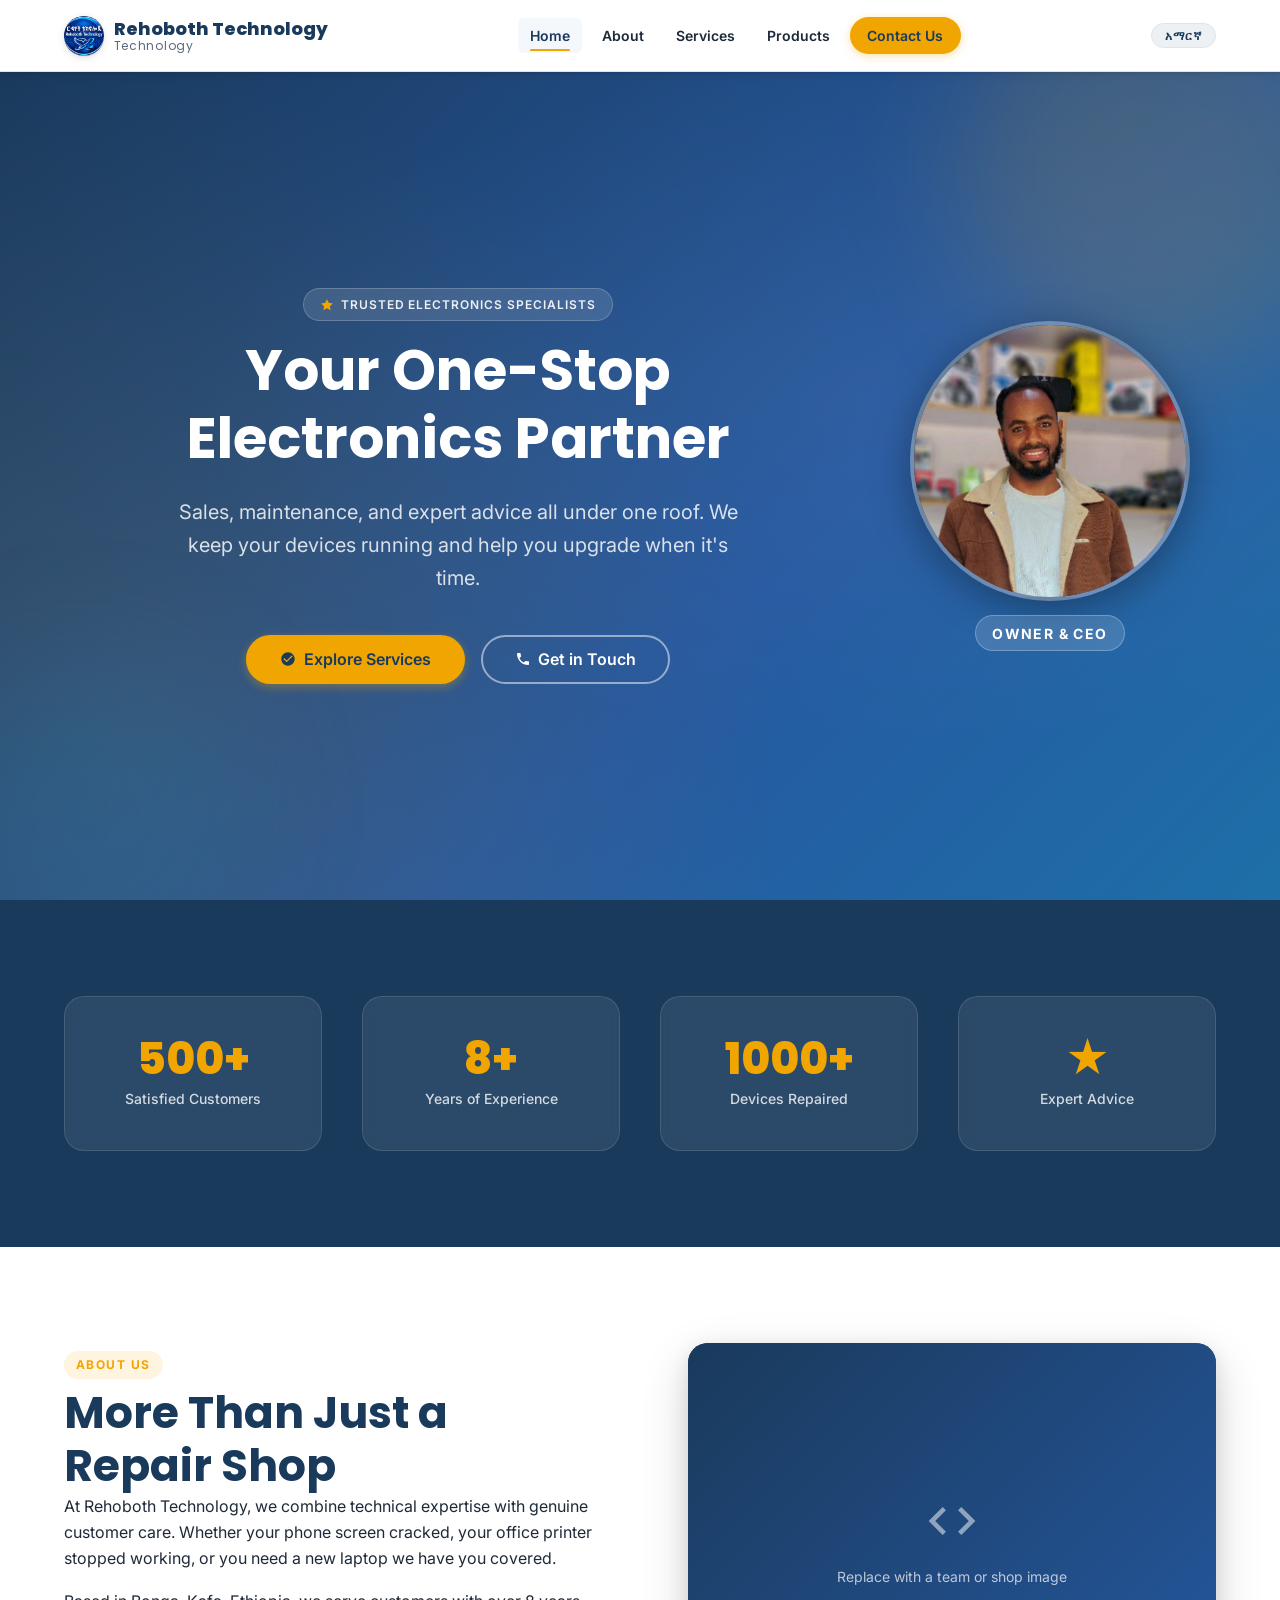
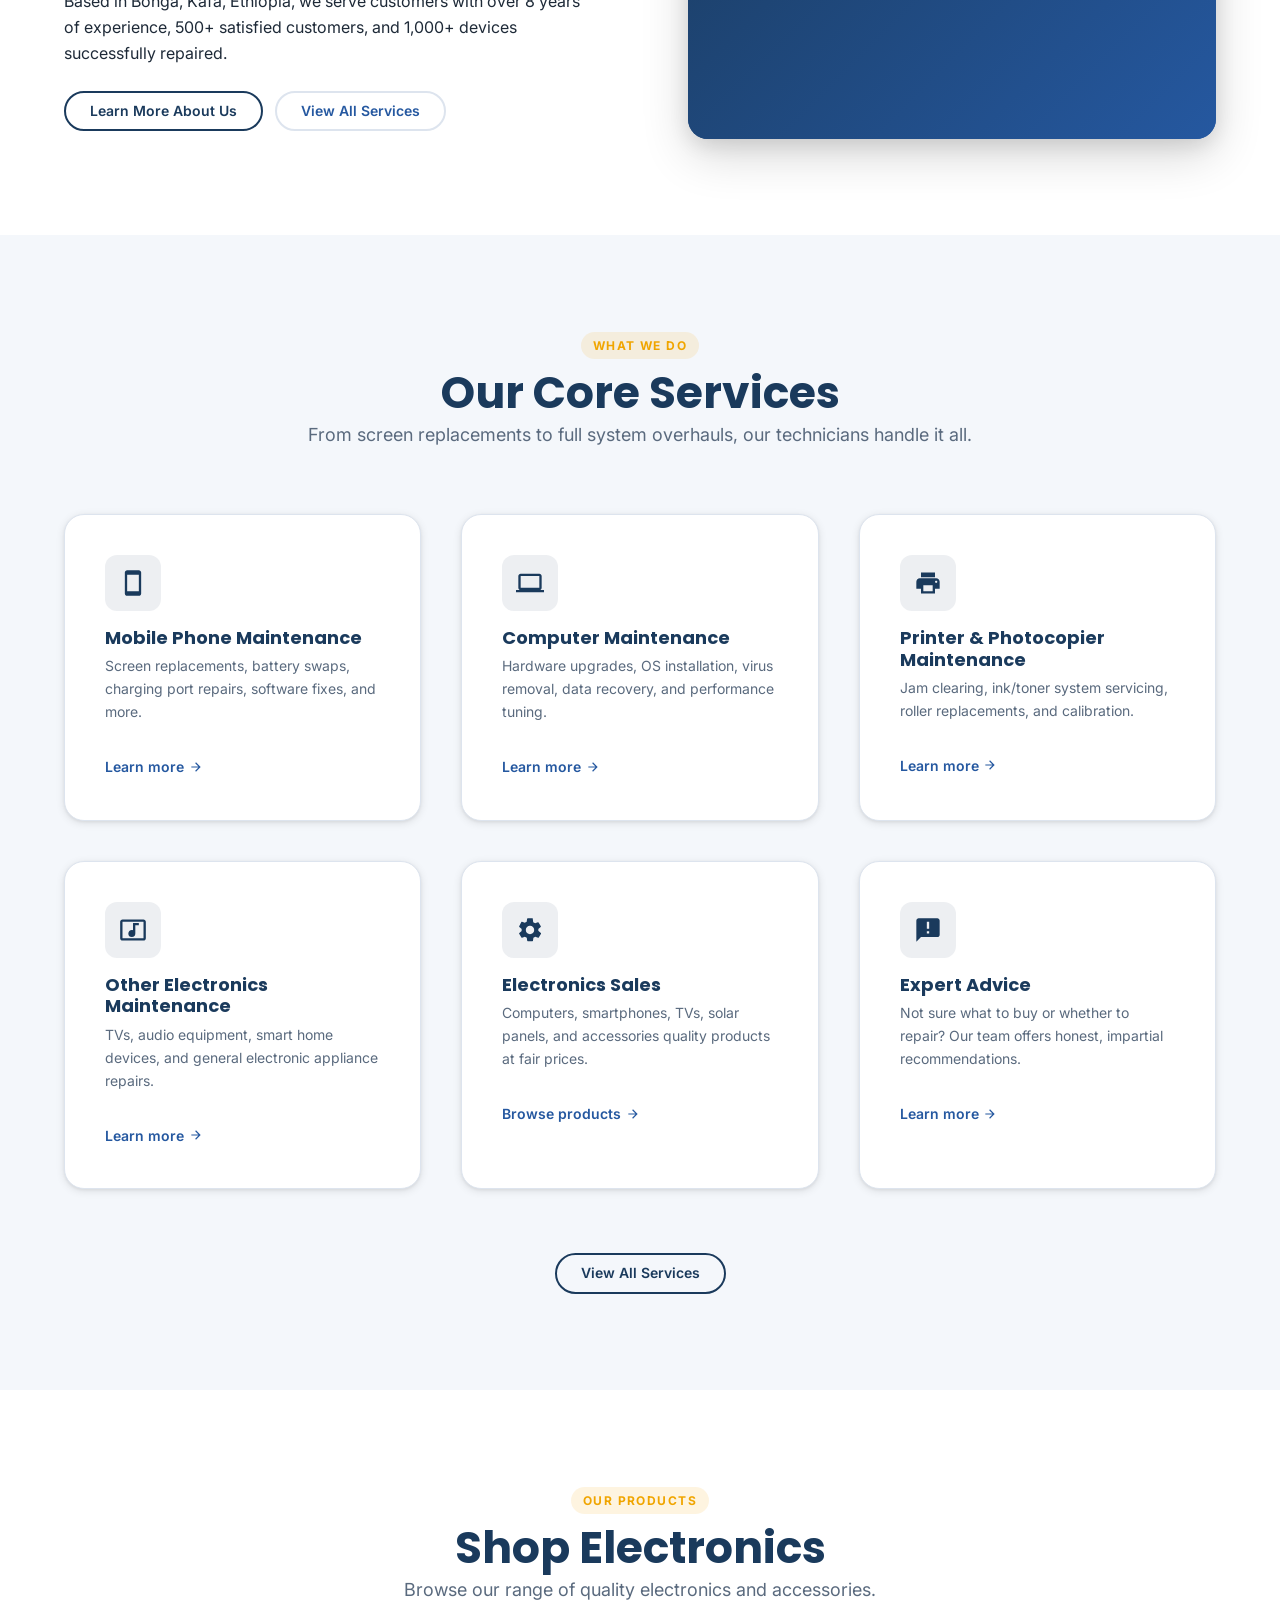
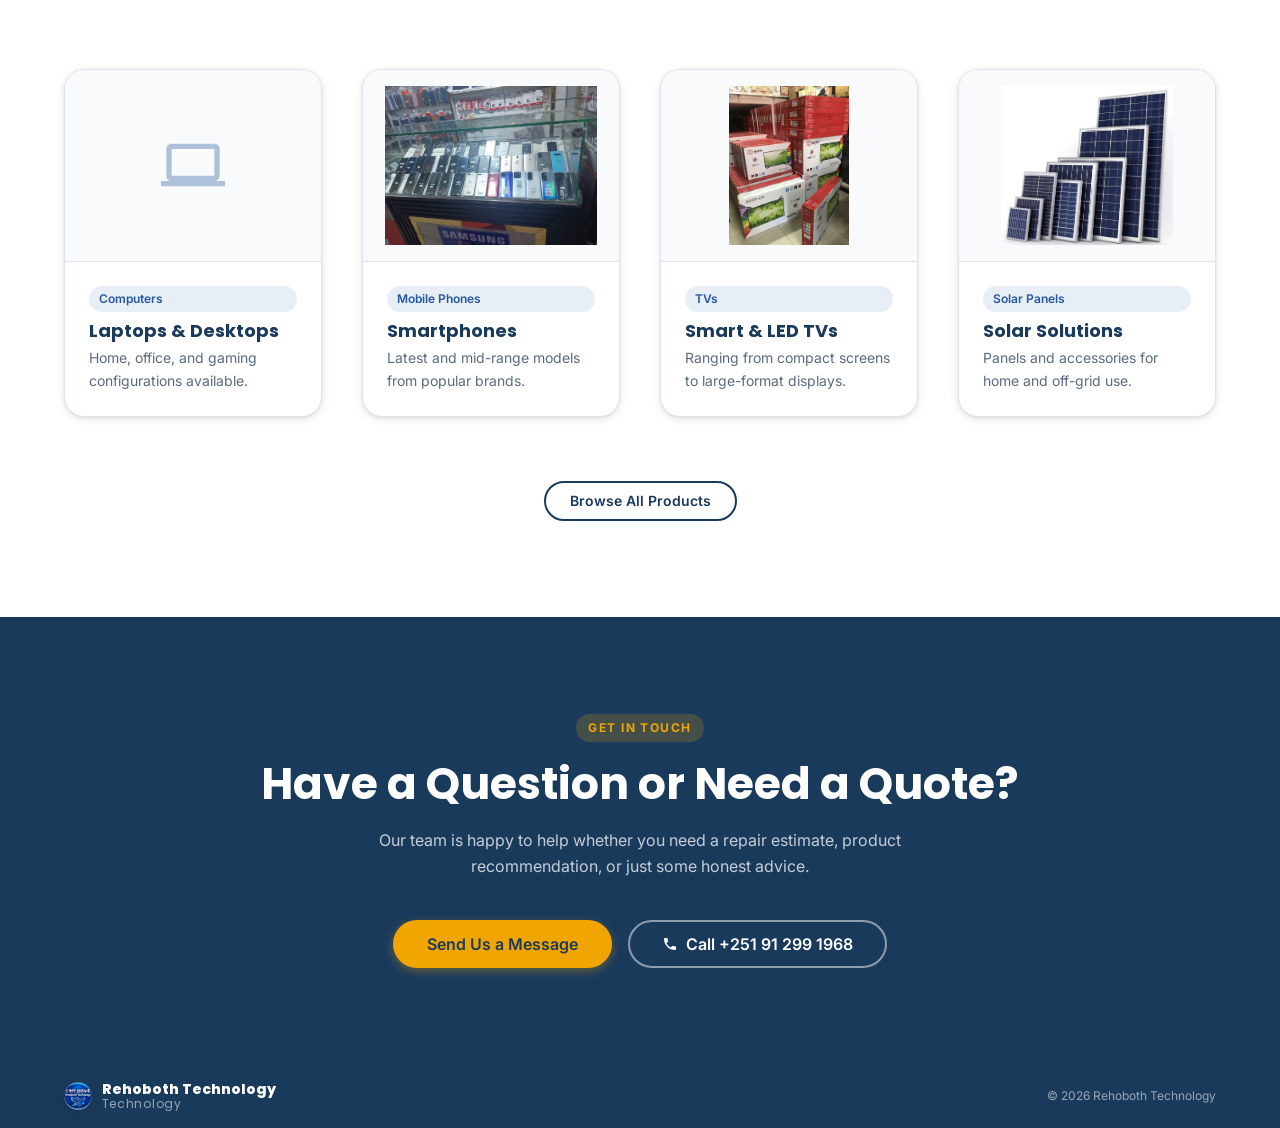
<file: index.html>
﻿<!DOCTYPE html>
<html lang="en">
<head>
  <meta charset="UTF-8" />
  <meta name="viewport" content="width=device-width, initial-scale=1.0" />
  <title>Rehoboth Technology  Electronic Accessory Sales &amp; Maintenance</title>
  <meta name="description" content="Rehoboth Technology provides professional electronics maintenance, sales, and expert advice in Bonga, Kafa, Ethiopia. Computers, phones, TVs, printers, photocopiers, and more." />

  <!-- Open Graph / Social sharing -->
  <meta property="og:type"        content="website" />
  <meta property="og:title"       content="Rehoboth Technology  Electronic Accessory Sales &amp; Maintenance" />
  <meta property="og:description" content="Professional electronics maintenance and sales in Bonga, Kafa, Ethiopia." />
  <meta property="og:url"         content="[YOUR_WEBSITE_URL]" />
  <meta property="og:image"       content="[YOUR_OG_IMAGE_URL]" />
  <meta name="twitter:card"       content="summary_large_image" />

  <!-- Fonts -->
  <link rel="preconnect" href="https://fonts.googleapis.com" />
  <link rel="preconnect" href="https://fonts.gstatic.com" crossorigin />
  <link href="https://fonts.googleapis.com/css2?family=Inter:wght@400;500;600&family=Poppins:wght@600;700;800&display=swap" rel="stylesheet" />

  <link rel="stylesheet" href="css/styles.css" />
</head>
<body>

<!-- ══════════════════════════════════════════════════════════
     NAVIGATION
══════════════════════════════════════════════════════════ -->
<header>
  <nav class="site-nav" aria-label="Main navigation">
    <div class="container nav-inner">

      <!-- Logo -->
      <a href="index.html" class="nav-logo" aria-label="Rehoboth Technology  Home">
        <div class="nav-logo-icon" aria-hidden="true">
          <!-- Lightning bolt / electronics icon -->
          <img src="images/logo.png" alt="" class="logo-img" onerror="this.style.display='none';this.nextElementSibling.style.display='flex'" /><svg viewBox="0 0 24 24" aria-hidden="true" class="logo-fallback"><path d="M7 2v11h3v9l7-12h-4l4-8z"/></svg>
        </div>
        <div class="nav-logo-text">
          Rehoboth Technology
          <span>Technology</span>
        </div>
      </a>

      <!-- Desktop links -->
      <div class="nav-links" id="nav-links" role="menubar">
        <a href="index.html"    role="menuitem" data-en="Home"       data-am="መነሻ">Home</a>
        <a href="about.html"    role="menuitem" data-en="About"      data-am="ስለ እኛ">About</a>
        <a href="services.html" role="menuitem" data-en="Services"   data-am="አገልግሎቶች">Services</a>
        <a href="products.html" role="menuitem" data-en="Products"   data-am="ምርቶች">Products</a>
        <a href="contact.html"  role="menuitem" class="nav-cta" data-en="Contact Us" data-am="ያግኙን">Contact Us</a>
      </div>

      <!-- Mobile hamburger -->
      <button class="lang-toggle" aria-label="Switch to Amharic"><span class="lang-toggle-label">አማርኛ</span></button>
      <button class="nav-toggle" aria-controls="nav-links" aria-expanded="false" aria-label="Open navigation menu">
        <span></span><span></span><span></span>
      </button>

    </div>
  </nav>
</header>

<main id="main-content">

<!-- ══════════════════════════════════════════════════════════
     HERO
══════════════════════════════════════════════════════════ -->
<section class="hero" aria-label="Welcome">
  <!-- Decorative floating orbs -->
  <div class="hero-orb hero-orb-1" aria-hidden="true"></div>
  <div class="hero-orb hero-orb-2" aria-hidden="true"></div>

  <div class="hero-split">
    <div class="hero-content hero-content-left">
      <div class="hero-badge" aria-label="Trusted electronics specialists">
        <svg viewBox="0 0 24 24" aria-hidden="true"><path d="M12 2l3.09 6.26L22 9.27l-5 4.87 1.18 6.88L12 17.77l-6.18 3.25L7 14.14 2 9.27l6.91-1.01L12 2z"/></svg>
        <span data-en="Trusted Electronics Specialists" data-am="ታማኝ የኤሌክትሮኒክስ ባለሙያዎች">Trusted Electronics Specialists</span>
      </div>

      <h1>
        <span data-en="Your One-Stop<br />Electronics Partner" data-am="ለሁሉም ኤሌክትሮኒክስ<br />አንድ መፍትሔ">Your One-Stop<br />
        <span class="accent">Electronics</span> Partner</span>
      </h1>

      <p class="hero-sub" data-en="Sales, maintenance, and expert advice  all under one roof. We keep your devices running and help you upgrade when it's time." data-am="ሽያጭ፣ ጥገናና የባለሙያ ምክር  ሁሉም በአንድ ቦታ። መሳሪያዎቻችሁን ስርዓት ላይ እናቆያለን፤ ጊዜው ሲደርስ ደግሞ ወደ አዲስ ለማሸጋገር እንረዳለን።">
        Sales, maintenance, and expert advice  all under one roof.
        We keep your devices running and help you upgrade when it's time.
      </p>

      <div class="hero-actions">
        <a href="services.html" class="btn btn-primary btn-lg">
          <svg viewBox="0 0 24 24" aria-hidden="true"><path d="M12 2C6.48 2 2 6.48 2 12s4.48 10 10 10 10-4.48 10-10S17.52 2 12 2zm-2 15l-5-5 1.41-1.41L10 14.17l7.59-7.59L19 8l-9 9z"/></svg>
          <span data-en="Explore Services" data-am="አገልግሎቶችን ይመልከቱ">Explore Services</span>
        </a>
        <a href="contact.html" class="btn btn-outline btn-lg">
          <svg viewBox="0 0 24 24" aria-hidden="true"><path d="M6.62 10.79a15.053 15.053 0 006.59 6.59l2.2-2.2c.27-.27.67-.36 1.02-.24 1.12.37 2.33.57 3.57.57.55 0 1 .45 1 1V20c0 .55-.45 1-1 1-9.39 0-17-7.61-17-17 0-.55.45-1 1-1h3.5c.55 0 1 .45 1 1 0 1.25.2 2.45.57 3.57.11.35.03.74-.25 1.02l-2.2 2.2z"/></svg>
          <span data-en="Get in Touch" data-am="ያግኙን">Get in Touch</span>
        </a>
      </div>
    </div>

    <!-- Owner photo  right side -->
    <div class="hero-owner-photo">
      <div class="owner-circle">
        <img
          src="images/owner.png"
          alt="Founder of Rehoboth Technology"
          onerror="this.parentElement.parentElement.style.display='none'"
        />
      </div>
      <p class="owner-label" data-en="Owner &amp; CEO" data-am="ባለቤት እና ሥራ አስኪያጅ">Owner &amp; CEO</p>
    </div>
  </div>
</section>

<!-- ══════════════════════════════════════════════════════════
     QUICK STATS BAND
══════════════════════════════════════════════════════════ -->
<section class="section section-dark" aria-label="Company highlights">
  <div class="container">
    <div class="grid-4 stagger-children">
      <div class="stat-card">
        <div class="stat-number">500+</div>
        <div class="stat-label" data-en="Satisfied Customers" data-am="የተደሰቱ ደንበኞች">Satisfied Customers</div>
      </div>
      <div class="stat-card">
        <div class="stat-number">8+</div>
        <div class="stat-label" data-en="Years of Experience" data-am="ዓመታት ልምድ">Years of Experience</div>
      </div>
      <div class="stat-card">
        <div class="stat-number">1000+</div>
        <div class="stat-label" data-en="Devices Repaired" data-am="የተጠገኑ መሳሪያዎች">Devices Repaired</div>
      </div>
      <div class="stat-card">
        <div class="stat-number">★</div>
        <div class="stat-label" data-en="Expert Advice" data-am="የባለሙያ ምክር">Expert Advice</div>
      </div>
    </div>
  </div>
</section>

<!-- ══════════════════════════════════════════════════════════
     COMPANY INTRO
══════════════════════════════════════════════════════════ -->
<section class="section" aria-labelledby="intro-heading">
  <div class="container">
    <div class="intro-block">
      <div class="intro-text">
        <span class="section-label" data-en="About Us" data-am="ስለ እኛ">About Us</span>
        <h2 id="intro-heading" data-en="More Than Just a Repair Shop" data-am="ከጥገና ሱቅ በላይ">More Than Just a Repair Shop</h2>
        <p data-en="At Rehoboth Technology, we combine technical expertise with genuine customer care. Whether your phone screen cracked, your office printer stopped working, or you need a new laptop  we have you covered." data-am="በሬሆቦት ቴክኖሎጂ፣ የቴክኒክ ብቃትን ከእውነተኛ የደንበኛ አገልግሎት ጋር እናዋህዳለን። ስልክዎ ተሰበረ፣ ፕሪንተርዎ ቆመ፣ ወይም አዲስ ላፕቶፕ ያስፈልግዎታል  ሁሉንም እናቀርባለን።">
          At <strong>Rehoboth Technology</strong>, we combine technical expertise with genuine customer care.
          Whether your phone screen cracked, your office printer stopped working, or you need a new
          laptop  we have you covered.
        </p>
        <p data-en="Based in Bonga, Kafa, Ethiopia, we serve customers with over 8 years of experience, 500+ satisfied customers, and 1,000+ devices successfully repaired." data-am="በቦንጋ፣ ካፋ፣ ኢትዮጵያ ስንሠራ ከ8 ዓመት በላይ ልምድ፣ ከ500 በላይ ደንበኞች፣ ከ1,000 በላይ የተጠገኑ መሳሪያዎች ያሉን ድርጅት ነን።">
          Based in Bonga, Kafa, Ethiopia, we serve customers with over 8 years of experience, 500+ satisfied
          customers, and 1,000+ devices successfully repaired.
        </p>
        <div style="display:flex;gap:.75rem;flex-wrap:wrap;margin-top:1.5rem;">
          <a href="about.html"    class="btn btn-outline-dark" data-en="Learn More About Us" data-am="ስለ እኛ ተወቁ">Learn More About Us</a>
          <a href="services.html" class="btn btn-ghost"        data-en="View All Services"   data-am="ሁሉም አገልግሎቶች">View All Services</a>
        </div>
      </div>
      <div class="intro-visual reveal">
        <div class="intro-img-wrap">
          <!-- Replace with a real image: <img src="images/about-team.jpg" alt="Our team at work"> -->
          <div class="img-placeholder">
            <svg viewBox="0 0 24 24" aria-hidden="true"><path d="M9.4 16.6L4.8 12l4.6-4.6L8 6l-6 6 6 6 1.4-1.4zm5.2 0l4.6-4.6-4.6-4.6L16 6l6 6-6 6-1.4-1.4z"/></svg>
            <span>Replace with a team or shop image</span>
          </div>
        </div>
      </div>
    </div>
  </div>
</section>

<!-- ══════════════════════════════════════════════════════════
     FEATURED SERVICES
══════════════════════════════════════════════════════════ -->
<section class="section section-alt" aria-labelledby="services-heading">
  <div class="container">
    <div class="section-header reveal">
      <span class="section-label" data-en="What We Do" data-am="የምናደርገው">What We Do</span>
      <h2 id="services-heading" data-en="Our Core Services" data-am="ዋና አገልግሎቶቻችን">Our Core Services</h2>
      <p data-en="From screen replacements to full system overhauls, our technicians handle it all." data-am="ስክሪን ከመቀየር ጀምሮ ሙሉ ስርዓት ጥገና ድረስ  የእኛ ቴክኒሺያኖች ሁሉንም ያስተናግዳሉ።">From screen replacements to full system overhauls, our technicians handle it all.</p>
    </div>

    <div class="grid-3 stagger-children" role="list">

      <article class="service-card" role="listitem">
        <div class="service-icon" aria-hidden="true">
          <svg viewBox="0 0 24 24"><path d="M17 1.01L7 1c-1.1 0-2 .9-2 2v18c0 1.1.9 2 2 2h10c1.1 0 2-.9 2-2V3c0-1.1-.9-1.99-2-1.99zM17 19H7V5h10v14z"/></svg>
        </div>
        <h4 data-en="Mobile Phone Maintenance" data-am="የሞባይል ስልክ ጥገና">Mobile Phone Maintenance</h4>
        <p data-en="Screen replacements, battery swaps, charging port repairs, software fixes, and more." data-am="ስክሪን መቀየር፣ ባትሪ መቀየር፣ የቻርጅ ወደብ ጥገና፣ ሶፍትዌር ስህተት ማስተካከል፣ እና ሌሎችም።">Screen replacements, battery swaps, charging port repairs, software fixes, and more.</p>
        <a href="services.html#mobile" class="card-link" aria-label="Learn more about mobile maintenance">
          <span data-en="Learn more" data-am="ተጨማሪ ይወቁ">Learn more</span>
          <svg viewBox="0 0 24 24" aria-hidden="true"><path d="M12 4l-1.41 1.41L16.17 11H4v2h12.17l-5.58 5.59L12 20l8-8z"/></svg>
        </a>
      </article>

      <article class="service-card" role="listitem">
        <div class="service-icon" aria-hidden="true">
          <svg viewBox="0 0 24 24"><path d="M20 18c1.1 0 1.99-.9 1.99-2L22 6c0-1.1-.9-2-2-2H4c-1.1 0-2 .9-2 2v10c0 1.1.9 2 2 2H0v2h24v-2h-4zM4 6h16v10H4V6z"/></svg>
        </div>
        <h4 data-en="Computer Maintenance" data-am="የኮምፒውተር ጥገና">Computer Maintenance</h4>
        <p data-en="Hardware upgrades, OS installation, virus removal, data recovery, and performance tuning." data-am="ሃርድዌር ማሻሻል፣ ስርዓተ ክወና መጫን፣ ቫይረስ ማስወገድ፣ ዳታ ማስመለስ፣ እና ፈጣንነት ማሻሻል።">Hardware upgrades, OS installation, virus removal, data recovery, and performance tuning.</p>
        <a href="services.html#computer" class="card-link" aria-label="Learn more about computer maintenance">
          <span data-en="Learn more" data-am="ተጨማሪ ይወቁ">Learn more</span>
          <svg viewBox="0 0 24 24" aria-hidden="true"><path d="M12 4l-1.41 1.41L16.17 11H4v2h12.17l-5.58 5.59L12 20l8-8z"/></svg>
        </a>
      </article>

      <article class="service-card" role="listitem">
        <div class="service-icon" aria-hidden="true">
          <svg viewBox="0 0 24 24"><path d="M19 8H5c-1.66 0-3 1.34-3 3v6h4v4h12v-4h4v-6c0-1.66-1.34-3-3-3zm-3 11H8v-5h8v5zm3-7c-.55 0-1-.45-1-1s.45-1 1-1 1 .45 1 1-.45 1-1 1zm-1-9H6v4h12V3z"/></svg>
        </div>
        <h4 data-en="Printer &amp; Photocopier Maintenance" data-am="የፕሪንተርና ፎቶኮፒ ጥገና">Printer &amp; Photocopier Maintenance</h4>
        <p data-en="Jam clearing, ink/toner system servicing, roller replacements, and calibration." data-am="ወረቀት መቆራረጥ ማስተካከል፣ ቀለም ስርዓት አገልግሎት፣ ሮለር መቀየር፣ እና ማስተካከያ።">Jam clearing, ink/toner system servicing, roller replacements, and calibration.</p>
        <a href="services.html#printer" class="card-link" aria-label="Learn more about printer maintenance">
          <span data-en="Learn more" data-am="ተጨማሪ ይወቁ">Learn more</span>
          <svg viewBox="0 0 24 24" aria-hidden="true"><path d="M12 4l-1.41 1.41L16.17 11H4v2h12.17l-5.58 5.59L12 20l8-8z"/></svg>
        </a>
      </article>

      <article class="service-card" role="listitem">
        <div class="service-icon" aria-hidden="true">
          <svg viewBox="0 0 24 24"><path d="M21 3H3c-1.1 0-2 .9-2 2v14c0 1.1.9 2 2 2h18c1.1 0 2-.9 2-2V5c0-1.1-.9-2-2-2zm0 16H3V5h18v14zM8 15c0-1.66 1.34-3 3-3 .35 0 .69.07 1 .18V6h5v2h-3v7.03A3 3 0 1 1 8 15z"/></svg>
        </div>
        <h4 data-en="Other Electronics Maintenance" data-am="ሌሎች የኤሌክትሮኒክስ ጥገናዎች">Other Electronics Maintenance</h4>
        <p data-en="TVs, audio equipment, smart home devices, and general electronic appliance repairs." data-am="ቴሌቪዥኖች፣ የድምፅ መሳሪያዎች፣ የስማርት ቤት ዕቃዎች፣ እና አጠቃላይ ኤሌክትሮኒክስ ጥገና።">TVs, audio equipment, smart home devices, and general electronic appliance repairs.</p>
        <a href="services.html#other" class="card-link" aria-label="Learn more about other electronics maintenance">
          <span data-en="Learn more" data-am="ተጨማሪ ይወቁ">Learn more</span>
          <svg viewBox="0 0 24 24" aria-hidden="true"><path d="M12 4l-1.41 1.41L16.17 11H4v2h12.17l-5.58 5.59L12 20l8-8z"/></svg>
        </a>
      </article>

      <article class="service-card" role="listitem">
        <div class="service-icon" aria-hidden="true">
          <svg viewBox="0 0 24 24"><path d="M19.14 12.94c.04-.3.06-.61.06-.94 0-.32-.02-.64-.07-.94l2.03-1.58a.49.49 0 0 0 .12-.61l-1.92-3.32a.488.488 0 0 0-.59-.22l-2.39.96a7.17 7.17 0 0 0-1.62-.94l-.36-2.54A.484.484 0 0 0 14 2h-4a.484.484 0 0 0-.48.41l-.36 2.54c-.59.24-1.13.57-1.62.94l-2.39-.96a.476.476 0 0 0-.59.22L2.74 8.87a.47.47 0 0 0 .12.61l2.03 1.58c-.05.3-.09.63-.09.94s.02.64.07.94l-2.03 1.58a.49.49 0 0 0-.12.61l1.92 3.32c.12.22.37.29.59.22l2.39-.96c.5.38 1.03.7 1.62.94l.36 2.54c.05.24.27.41.48.41h4c.27 0 .47-.18.48-.41l.36-2.54c.59-.24 1.13-.56 1.62-.94l2.39.96c.22.08.47 0 .59-.22l1.92-3.32a.47.47 0 0 0-.12-.61l-2.01-1.58zM12 15.6c-1.98 0-3.6-1.62-3.6-3.6s1.62-3.6 3.6-3.6 3.6 1.62 3.6 3.6-1.62 3.6-3.6 3.6z"/></svg>
        </div>
        <h4 data-en="Electronics Sales" data-am="የኤሌክትሮኒክስ ሽያጭ">Electronics Sales</h4>
        <p data-en="Computers, smartphones, TVs, solar panels, and accessories  quality products at fair prices." data-am="ኮምፒውተሮች፣ ስማርትፎኖች፣ ቴሌቪዥኖች፣ ሶላር ፓናሎች፣ እና አስሳሰሪዎች  ጥራት ያላቸው ምርቶች በምክንያታዊ ዋጋ።">Computers, smartphones, TVs, solar panels, and accessories  quality products at fair prices.</p>
        <a href="products.html" class="card-link" aria-label="Browse our products">
          <span data-en="Browse products" data-am="ምርቶችን ይዳስሱ">Browse products</span>
          <svg viewBox="0 0 24 24" aria-hidden="true"><path d="M12 4l-1.41 1.41L16.17 11H4v2h12.17l-5.58 5.59L12 20l8-8z"/></svg>
        </a>
      </article>

      <article class="service-card" role="listitem">
        <div class="service-icon" aria-hidden="true">
          <svg viewBox="0 0 24 24"><path d="M20 2H4c-1.1 0-2 .9-2 2v18l4-4h14c1.1 0 2-.9 2-2V4c0-1.1-.9-2-2-2zm-7 9h-2V5h2v6zm0 4h-2v-2h2v2z"/></svg>
        </div>
        <h4 data-en="Expert Advice" data-am="የባለሙያ ምክር">Expert Advice</h4>
        <p data-en="Not sure what to buy or whether to repair? Our team offers honest, impartial recommendations." data-am="ምን መግዛት ወይም መጠገን እንዳለቦት እርግጠኛ አይደሉም? ቡድናችን ታማኝና ገለልተኛ ምክር ይሰጣል።">Not sure what to buy or whether to repair? Our team offers honest, impartial recommendations.</p>
        <a href="services.html#advice" class="card-link" aria-label="Learn about our advice service">
          <span data-en="Learn more" data-am="ተጨማሪ ይወቁ">Learn more</span>
          <svg viewBox="0 0 24 24" aria-hidden="true"><path d="M12 4l-1.41 1.41L16.17 11H4v2h12.17l-5.58 5.59L12 20l8-8z"/></svg>
        </a>
      </article>

    </div>

    <div class="text-center" style="margin-top:var(--sp-xl)">
      <a href="services.html" class="btn btn-outline-dark" data-en="View All Services" data-am="ሁሉም አገልግሎቶች">View All Services</a>
    </div>
  </div>
</section>

<!-- ══════════════════════════════════════════════════════════
     FEATURED PRODUCTS
══════════════════════════════════════════════════════════ -->
<section class="section" aria-labelledby="products-heading">
  <div class="container">
    <div class="section-header reveal">
      <span class="section-label" data-en="Our Products" data-am="ምርቶቻችን">Our Products</span>
      <h2 id="products-heading" data-en="Shop Electronics" data-am="ኤሌክትሮኒክስ ያግዙ">Shop Electronics</h2>
      <p data-en="Browse our range of quality electronics and accessories." data-am="የጥራት ኤሌክትሮኒክስ እና አስሳሰሪዎቻችንን ይዳስሱ።">Browse our range of quality electronics and accessories.</p>
    </div>

    <div class="grid-4 stagger-children">

      <article class="product-card">
        <div class="product-card-image" aria-hidden="true">
          <!-- Replace with: <img src="images/computers.jpg" alt="Computers"> -->
          <svg viewBox="0 0 24 24" aria-hidden="true"><path d="M20 18c1.1 0 1.99-.9 1.99-2L22 6c0-1.1-.9-2-2-2H4c-1.1 0-2 .9-2 2v10c0 1.1.9 2 2 2H0v2h24v-2h-4zM4 6h16v10H4V6z"/></svg>
        </div>
        <div class="product-card-body">
          <span class="product-tag" data-en="Computers" data-am="ኮምፒውተሮች">Computers</span>
          <h4 data-en="Laptops &amp; Desktops" data-am="ላፕቶፖች እና ዴስክቶፖች">Laptops &amp; Desktops</h4>
          <p data-en="Home, office, and gaming configurations available." data-am="ለቤት፣ ቢሮ እና ጌሚንግ ውቅሮች ይገኛሉ።">Home, office, and gaming configurations available.</p>
        </div>
      </article>

      <article class="product-card">
        <div class="product-card-image" aria-hidden="true">
          <svg viewBox="0 0 24 24" aria-hidden="true"><path d="M17 1.01L7 1c-1.1 0-2 .9-2 2v18c0 1.1.9 2 2 2h10c1.1 0 2-.9 2-2V3c0-1.1-.9-1.99-2-1.99zM17 19H7V5h10v14z"/></svg>
          <img src="images/products/smartphone.png" alt="Smartphone" onerror="this.style.display='none'" />
        </div>
        <div class="product-card-body">
          <span class="product-tag" data-en="Mobile Phones" data-am="ሞባይሎች">Mobile Phones</span>
          <h4 data-en="Smartphones" data-am="ስማርትፎኖች">Smartphones</h4>
          <p data-en="Latest and mid-range models from popular brands." data-am="ከታዋቂ ብራንዶች የቅርብ ጊዜ እና መካከለኛ ደረጃ ሞዴሎች።">Latest and mid-range models from popular brands.</p>
        </div>
      </article>

      <article class="product-card">
        <div class="product-card-image" aria-hidden="true">
          <img src="images/products/tv.png" alt="Smart TV" onerror="this.style.display='none'" />
          <!--<svg viewBox="0 0 24 24" aria-hidden="true"><path d="M21 3H3c-1.1 0-2 .9-2 2v14c0 1.1.9 2 2 2h18c1.1 0 2-.9 2-2V5c0-1.1-.9-2-2-2zm0 16H3V5h18v14z"/></svg>-->
        </div>
        <div class="product-card-body">
          <span class="product-tag" data-en="TVs" data-am="ቴሌቪዥኖች">TVs</span>
          <h4 data-en="Smart &amp; LED TVs" data-am="ስማርት እና LED ቴሌቪዥኖች">Smart &amp; LED TVs</h4>
          <p data-en="Ranging from compact screens to large-format displays." data-am="ከትንሽ ስክሪኖች እስከ ትልቅ ዲስፕሌዎች ይዘልቃሉ።">Ranging from compact screens to large-format displays.</p>
        </div>
      </article> 

      <article class="product-card">
        <div class="product-card-image" aria-hidden="true">
          <!--<svg viewBox="0 0 24 24" aria-hidden="true"><path d="M6.76 4.84l-1.8-1.79-1.41 1.41 1.79 1.79 1.42-1.41zM4 10.5H1v2h3v-2zm9-9.95h-2V3.5h2V.55zm7.45 3.91l-1.41-1.41-1.79 1.79 1.41 1.41 1.79-1.79zm-3.21 13.7l1.79 1.8 1.41-1.41-1.8-1.79-1.4 1.4zM20 10.5v2h3v-2h-3zm-8-5c-3.31 0-6 2.69-6 6s2.69 6 6 6 6-2.69 6-6-2.69-6-6-6zm-1 16.95h2V19.5h-2v2.95zm-7.45-3.91l1.41 1.41 1.79-1.8-1.41-1.41-1.79 1.8z"/></svg>-->
          <img src="images/products/solarpanel.png" alt="solarpanel" onerror="this.style.display='none'" />
        </div>
        <div class="product-card-body">
          <span class="product-tag" data-en="Solar Panels" data-am="ሶላር ፓናሎች">Solar Panels</span>
          <h4 data-en="Solar Solutions" data-am="የሶላር መፍትሔዎች">Solar Solutions</h4>
          <p data-en="Panels and accessories for home and off-grid use." data-am="ለቤት እና ከኔትወርክ ውጭ አጠቃቀም ፓናሎች እና አስሳሰሪዎች።">Panels and accessories for home and off-grid use.</p>
        </div>
      </article>

    </div>

    <div class="text-center" style="margin-top:var(--sp-xl)">
      <a href="products.html" class="btn btn-outline-dark" data-en="Browse All Products" data-am="ሁሉም ምርቶች">Browse All Products</a>
    </div>
  </div>
</section>

<!-- ══════════════════════════════════════════════════════════
     CONTACT TEASER
══════════════════════════════════════════════════════════ -->
<section class="section section-dark" aria-labelledby="contact-teaser-heading">
  <div class="container text-center">
    <div class="reveal">
      <span class="section-label" style="background:rgba(240,165,0,.2);color:var(--clr-accent)" data-en="Get in Touch" data-am="ያግኙን">Get in Touch</span>
      <h2 id="contact-teaser-heading" style="color:#fff;margin-top:.5rem;" data-en="Have a Question or Need a Quote?" data-am="ጥያቄ አለዎት ወይም ዋጋ ይፈልጋሉ?">Have a Question or Need a Quote?</h2>
      <p style="color:rgba(255,255,255,.75);max-width:560px;margin:var(--sp-sm) auto var(--sp-lg);" data-en="Our team is happy to help  whether you need a repair estimate, product recommendation, or just some honest advice." data-am="ቡድናችን ሁልጊዜ ለማገዝ ዝግጁ ነው  የጥገና ግምት፣ የምርት ምክር፣ ወይም ታማኝ ምክር ቢፈልጉ።">
        Our team is happy to help  whether you need a repair estimate, product recommendation,
        or just some honest advice.
      </p>
      <div style="display:flex;gap:1rem;justify-content:center;flex-wrap:wrap;">
        <a href="contact.html" class="btn btn-primary btn-lg" data-en="Send Us a Message" data-am="መልዕክት ይላኩልን">Send Us a Message</a>
        <a href="tel:+251912991968" class="btn btn-outline btn-lg">
          <svg viewBox="0 0 24 24" aria-hidden="true"><path d="M6.62 10.79a15.053 15.053 0 006.59 6.59l2.2-2.2c.27-.27.67-.36 1.02-.24 1.12.37 2.33.57 3.57.57.55 0 1 .45 1 1V20c0 .55-.45 1-1 1-9.39 0-17-7.61-17-17 0-.55.45-1 1-1h3.5c.55 0 1 .45 1 1 0 1.25.2 2.45.57 3.57.11.35.03.74-.25 1.02l-2.2 2.2z"/></svg>
          <span data-en="Call +251 91 299 1968" data-am="ይደውሉ +251 91 299 1968">Call +251 91 299 1968</span>
        </a>
      </div>
    </div>
  </div>
</section>

</main>

<!-- FOOTER -->
<footer class="site-footer" role="contentinfo">
  <div class="container footer-bar">
    <a href="index.html" class="nav-logo footer-logo" aria-label="Rehoboth Technology  Home">
      <div class="nav-logo-icon" aria-hidden="true"><img src="images/logo.png" alt="" class="logo-img" onerror="this.style.display='none';this.nextElementSibling.style.display='flex'" /><svg viewBox="0 0 24 24" class="logo-fallback"><path d="M7 2v11h3v9l7-12h-4l4-8z"/></svg></div>
      <div class="nav-logo-text">Rehoboth Technology<span>Technology</span></div>
    </a>
    <div class="footer-right">
      <p class="footer-copy">&copy; <span class="current-year"></span> Rehoboth Technology</p>
    </div>
  </div>
</footer>

<!-- Back to top -->
<button class="back-to-top" aria-label="Back to top" style="
  position:fixed;bottom:1.5rem;right:1.5rem;
  width:44px;height:44px;
  background:var(--clr-primary);
  color:#fff;border:none;border-radius:50%;
  display:flex;align-items:center;justify-content:center;
  cursor:pointer;opacity:0;transform:translateY(12px);
  transition:opacity .3s ease,transform .3s ease;
  box-shadow:var(--shadow-md);z-index:900;
">
  <svg viewBox="0 0 24 24" width="20" height="20" fill="#fff" aria-hidden="true"><path d="M7.41 15.41L12 10.83l4.59 4.58L18 14l-6-6-6 6z"/></svg>
</button>
<style>.back-to-top.visible{opacity:1;transform:translateY(0)}</style>

<!-- Sticky mobile call bar -->
<div class="sticky-call-bar" aria-label="Quick contact">
  <a href="tel:+251912991968" class="scb-call">
    <svg viewBox="0 0 24 24"><path d="M6.62 10.79a15.053 15.053 0 006.59 6.59l2.2-2.2c.27-.27.67-.36 1.02-.24 1.12.37 2.33.57 3.57.57.55 0 1 .45 1 1V20c0 .55-.45 1-1 1-9.39 0-17-7.61-17-17 0-.55.45-1 1-1h3.5c.55 0 1 .45 1 1 0 1.25.2 2.45.57 3.57.11.35.03.74-.25 1.02l-2.2 2.2z"/></svg>
    <span data-en="Call" data-am="ይደውሉ">Call</span>
  </a>
  <a href="https://wa.me/251912991968" class="scb-whatsapp" target="_blank" rel="noopener noreferrer">
    <svg viewBox="0 0 24 24"><path d="M17.472 14.382c-.297-.149-1.758-.867-2.03-.967-.273-.099-.471-.148-.67.15-.197.297-.767.966-.94 1.164-.173.199-.347.223-.644.075-.297-.15-1.255-.463-2.39-1.475-.883-.788-1.48-1.761-1.653-2.059-.173-.297-.018-.458.13-.606.134-.133.298-.347.446-.52.149-.174.198-.298.298-.497.099-.198.05-.371-.025-.52-.075-.149-.669-1.612-.916-2.207-.242-.579-.487-.5-.669-.51-.173-.008-.371-.01-.57-.01-.198 0-.52.074-.792.372-.272.297-1.04 1.016-1.04 2.479 0 1.462 1.065 2.875 1.213 3.074.149.198 2.096 3.2 5.077 4.487.709.306 1.262.489 1.694.625.712.227 1.36.195 1.871.118.571-.085 1.758-.719 2.006-1.413.248-.694.248-1.289.173-1.413-.074-.124-.272-.198-.57-.347z"/><path d="M11.98 0C5.363 0 0 5.363 0 11.98c0 2.12.558 4.11 1.53 5.83L0 24l6.335-1.661A11.945 11.945 0 0 0 11.98 24C18.597 24 24 18.637 24 11.98S18.597 0 11.98 0zm0 21.818a9.837 9.837 0 0 1-5.006-1.364l-.36-.214-3.727.977.995-3.633-.235-.374a9.839 9.839 0 0 1-1.506-5.23c0-5.44 4.427-9.867 9.867-9.867 5.44 0 9.867 4.427 9.867 9.867 0 5.44-4.44 9.838-9.895 9.838z"/></svg>
    <span data-en="WhatsApp" data-am="ዋትሳፕ">WhatsApp</span>
  </a>
  <a href="contact.html" class="scb-contact">
    <svg viewBox="0 0 24 24"><path d="M20 4H4c-1.1 0-2 .9-2 2v12c0 1.1.9 2 2 2h16c1.1 0 2-.9 2-2V6c0-1.1-.9-2-2-2zm0 4l-8 5-8-5V6l8 5 8-5v2z"/></svg>
    <span data-en="Message" data-am="መልዕክት">Message</span>
  </a>
</div>
<script src="js/main.js"></script>
</body>
</html>
</file>
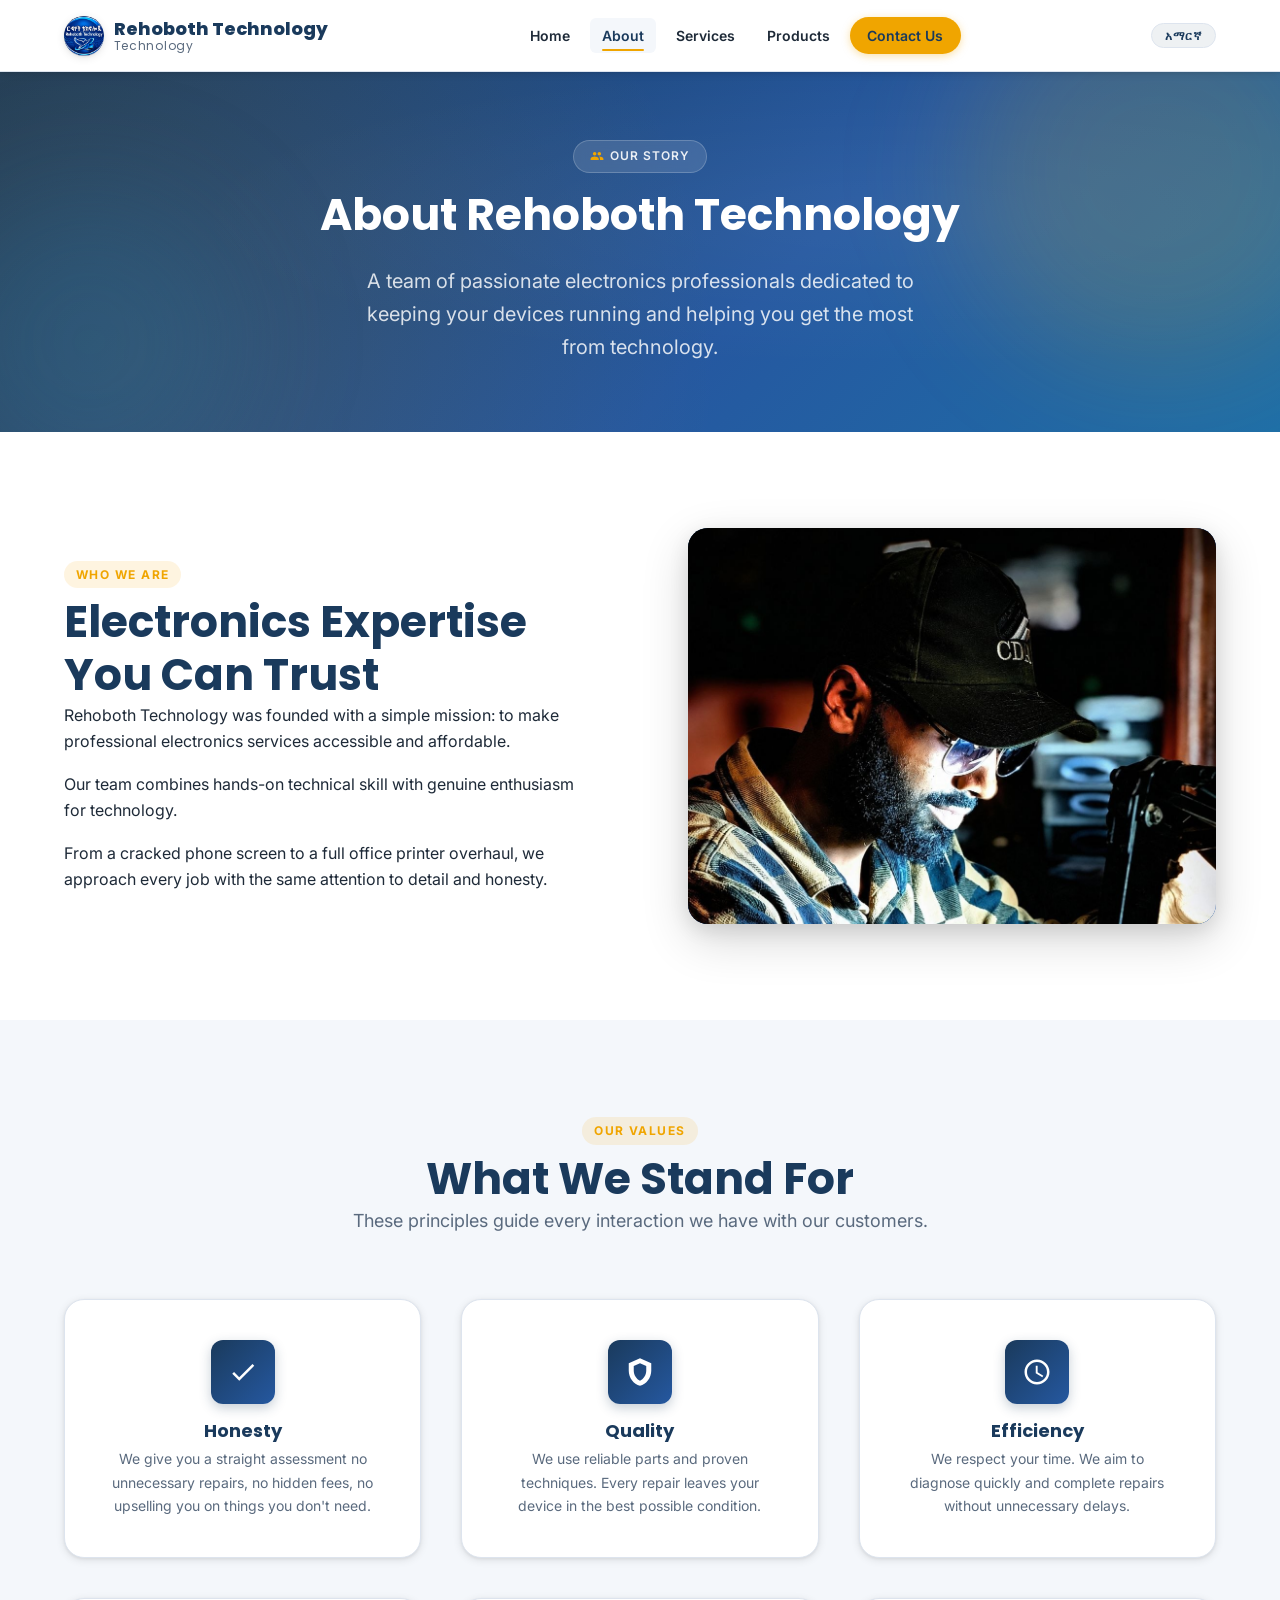
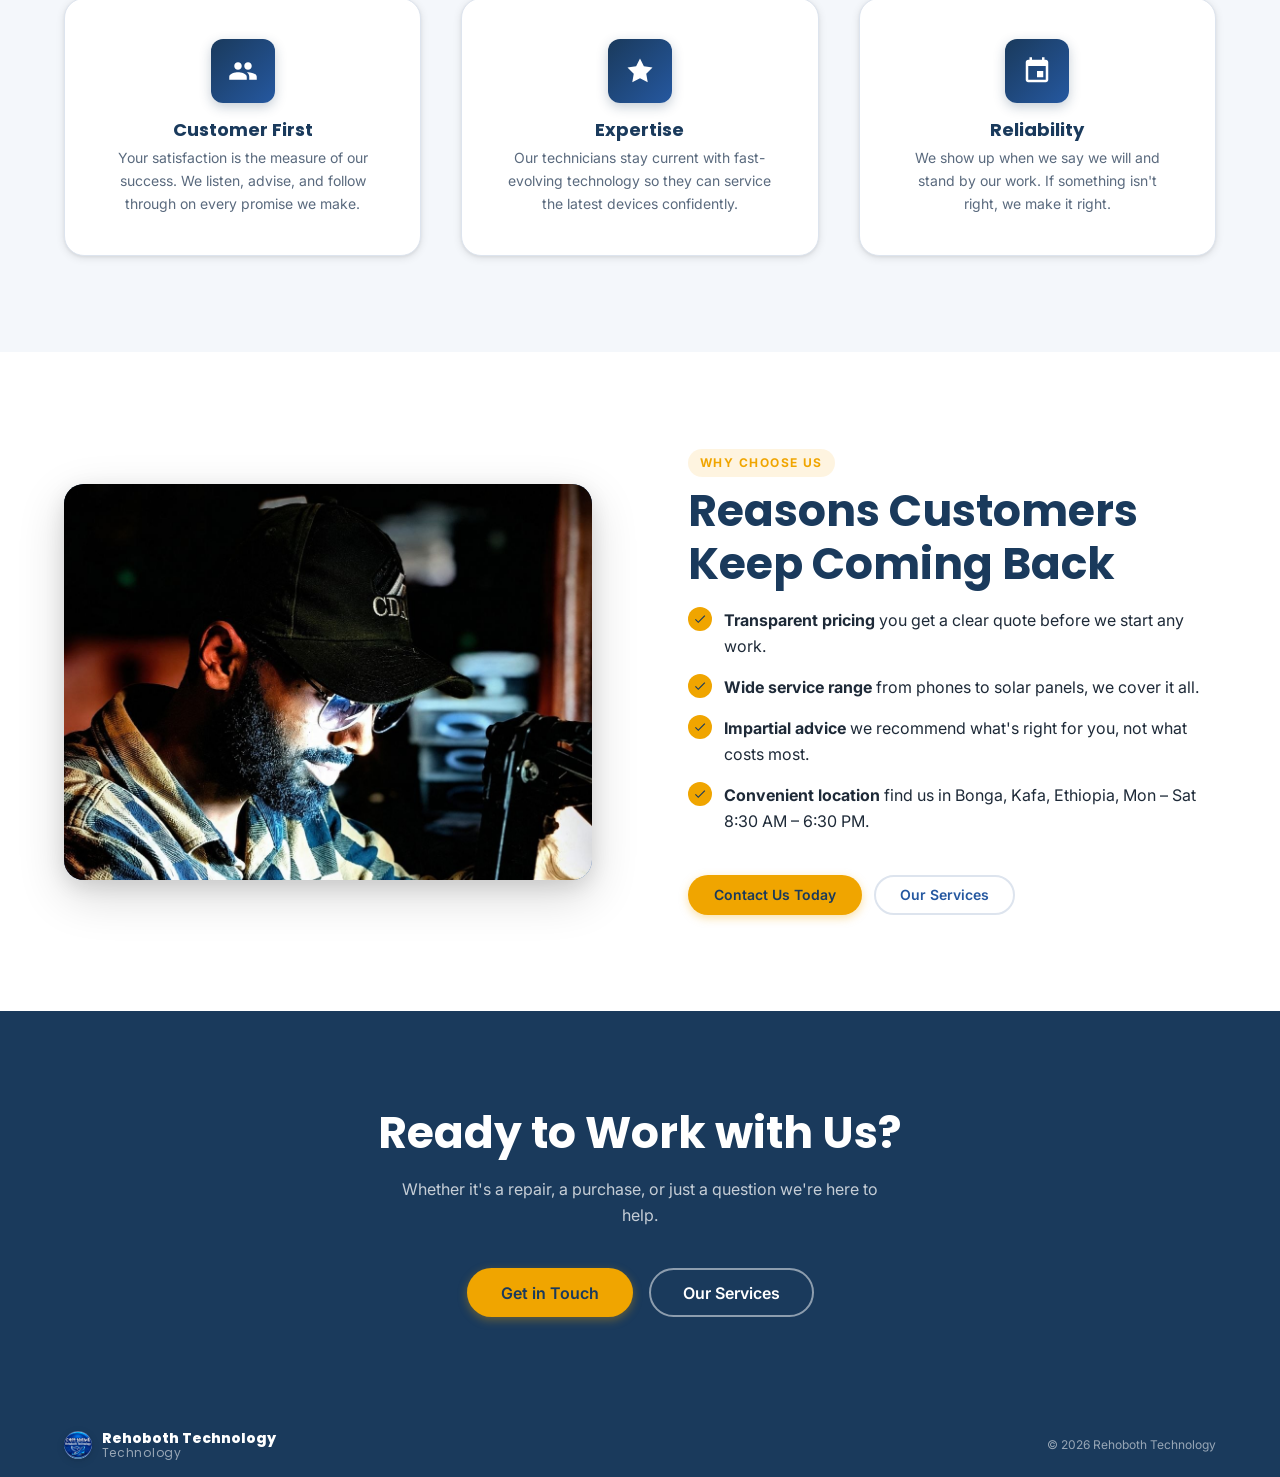
<file: about.html>
﻿<!DOCTYPE html>
<html lang="en">
<head>
  <meta charset="UTF-8" />
  <meta name="viewport" content="width=device-width, initial-scale=1.0" />
  <title>About Us Rehoboth Technology</title>
  <meta name="description" content="Learn about Rehoboth Technology  our story, our values, and why customers choose us for electronics maintenance, sales, and advice." />
  <meta property="og:title"       content="About Rehoboth Technology" />
  <meta property="og:description" content="Our story, values, and why customers trust us for their electronics needs." />

  <link rel="preconnect" href="https://fonts.googleapis.com" />
  <link rel="preconnect" href="https://fonts.gstatic.com" crossorigin />
  <link href="https://fonts.googleapis.com/css2?family=Inter:wght@400;500;600&family=Poppins:wght@600;700;800&display=swap" rel="stylesheet" />
  <link rel="stylesheet" href="css/styles.css" />
</head>
<body>

<!-- NAVIGATION -->
<header>
  <nav class="site-nav" aria-label="Main navigation">
    <div class="container nav-inner">
      <a href="index.html" class="nav-logo" aria-label="Rehoboth Technology  Home">
        <div class="nav-logo-icon" aria-hidden="true">
          <img src="images/logo.png" alt="" class="logo-img" onerror="this.style.display='none';this.nextElementSibling.style.display='flex'" /><svg viewBox="0 0 24 24" aria-hidden="true" class="logo-fallback"><path d="M7 2v11h3v9l7-12h-4l4-8z"/></svg>
        </div>
        <div class="nav-logo-text">Rehoboth Technology<span>Technology</span></div>
      </a>
      <div class="nav-links" id="nav-links" role="menubar">
        <a href="index.html"    role="menuitem" data-en="Home"       data-am="መነሻ">Home</a>
        <a href="about.html"    role="menuitem" data-en="About"      data-am="ስለ እኛ">About</a>
        <a href="services.html" role="menuitem" data-en="Services"   data-am="አገልግሎቶች">Services</a>
        <a href="products.html" role="menuitem" data-en="Products"   data-am="ምርቶች">Products</a>
        <a href="contact.html"  role="menuitem" class="nav-cta" data-en="Contact Us" data-am="ያግኙን">Contact Us</a>
      </div>
      <button class="lang-toggle" aria-label="Switch to Amharic"><span class="lang-toggle-label">አማርኛ</span></button>
      <button class="nav-toggle" aria-controls="nav-links" aria-expanded="false" aria-label="Open navigation menu">
        <span></span><span></span><span></span>
      </button>
    </div>
  </nav>
</header>

<main id="main-content">

<!-- HERO -->
<section class="hero hero-inner" aria-label="About page hero">
  <div class="hero-orb hero-orb-1" aria-hidden="true"></div>
  <div class="hero-orb hero-orb-2" aria-hidden="true"></div>
  <div class="hero-content">
    <span class="hero-badge">
      <svg viewBox="0 0 24 24" aria-hidden="true"><path d="M16 11c1.66 0 2.99-1.34 2.99-3S17.66 5 16 5c-1.66 0-3 1.34-3 3s1.34 3 3 3zm-8 0c1.66 0 2.99-1.34 2.99-3S9.66 5 8 5C6.34 5 5 6.34 5 8s1.34 3 3 3zm0 2c-2.33 0-7 1.17-7 3.5V19h14v-2.5c0-2.33-4.67-3.5-7-3.5zm8 0c-.29 0-.62.02-.97.05 1.16.84 1.97 1.97 1.97 3.45V19h6v-2.5c0-2.33-4.67-3.5-7-3.5z"/></svg>
      <span data-en="Our Story" data-am="ታሪካችን">Our Story</span>
    </span>
    <h1 data-en="About Rehoboth Technology" data-am="ስለ ሬሆቦት ቴክኖሎጂ">About <span class="accent">Rehoboth Technology</span></h1>
    <p class="hero-sub" data-en="A team of passionate electronics professionals dedicated to keeping your devices running and helping you get the most from technology." data-am="መሳሪያዎቻችሁን ስርዓት ላይ ለማቆየትና ከቴክኖሎጂ ከፍተኛ ጥቅም ለማግኘት ቁርጠኛ የሆኑ የኤሌክትሮኒክስ ባለሙያዎች ቡድን።">
      A team of passionate electronics professionals dedicated to keeping your devices running and helping you get the most from technology.
    </p>
  </div>
</section>

<!-- OVERVIEW -->
<section class="section" aria-labelledby="overview-heading">
  <div class="container">
    <div class="intro-block">
      <div class="intro-text">
        <span class="section-label" data-en="Who We Are" data-am="እኛ ማን ነን">Who We Are</span>
        <h2 id="overview-heading" data-en="Electronics Expertise You Can Trust" data-am="ሊታመኑ የሚገቡ የኤሌክትሮኒክስ ባለሙያዎች">Electronics Expertise You Can Trust</h2>
        <p data-en="Rehoboth Technology was founded with a simple mission: to make professional electronics services accessible and affordable." data-am="ሬሆቦት ቴክኖሎጂ ቀላል ተልዕኮ ይዞ ተቋቁሟል፦ ሙያዊ የኤሌክትሮኒክስ አገልግሎቶችን ለሁሉም ተደራሽና ተመጣጣኝ ማድረግ።">
          <strong>Rehoboth Technology</strong> was founded with a simple mission: to make professional electronics
          services accessible and affordable. We believe that when a device breaks down or you need
          a reliable upgrade, the experience should be straightforward and stress free.
        </p>
        <p data-en="Our team combines hands-on technical skill with genuine enthusiasm for technology." data-am="ቡድናችን ተግባራዊ የቴክኒክ ብቃትን ከቴክኖሎጂ ፍቅር ጋር ያዋህዳል።">
          Our team combines hands-on technical skill with genuine enthusiasm for technology.
          We stay up to date with the latest devices and repair techniques so we can offer
          modern solutions not outdated workarounds.
        </p>
        <p data-en="From a cracked phone screen to a full office printer overhaul, we approach every job with the same attention to detail and honesty." data-am="ከተሰበረ ስልክ ስክሪን እስከ ሙሉ ፕሪንተር ጥገና  ሁሉንም ስራ በተመሳሳይ ጥንቃቄና ታማኝነት እናቀርባለን።">
          From a cracked phone screen to a full office printer overhaul, we approach every job
          with the same attention to detail and honesty.
        </p>
      </div>
      <div class="intro-visual reveal">
        <div class="intro-img-wrap">
          <div class="img-placeholder">
            <svg viewBox="0 0 24 24" aria-hidden="true"><path d="M19 3H5c-1.1 0-2 .9-2 2v14c0 1.1.9 2 2 2h14c1.1 0 2-.9 2-2V5c0-1.1-.9-2-2-2zm-5 14H7v-2h7v2zm3-4H7v-2h10v2zm0-4H7V7h10v2z"/></svg>
            <img src="images/maintenace1.png" alt="Our workshop">
            <!--<span>Replace with a shop / workshop photo</span>-->
          </div>
        </div>
      </div>
    </div>
  </div>
</section>

<!-- VALUES -->
<section class="section section-alt" aria-labelledby="values-heading">
  <div class="container">
    <div class="section-header reveal">
      <span class="section-label" data-en="Our Values" data-am="እሴቶቻችን">Our Values</span>
      <h2 id="values-heading" data-en="What We Stand For" data-am="የምንቆምለት">What We Stand For</h2>
      <p data-en="These principles guide every interaction we have with our customers." data-am="እነዚህ መርሆዎች ከደንበኞቻችን ጋር ያለንን ግንኙነት ይመራሉ።">These principles guide every interaction we have with our customers.</p>
    </div>

    <div class="grid-3 stagger-children">

      <div class="value-card">
        <div class="value-icon" aria-hidden="true">
          <svg viewBox="0 0 24 24"><path d="M9 16.17L4.83 12l-1.42 1.41L9 19 21 7l-1.41-1.41z"/></svg>
        </div>
        <h4 data-en="Honesty" data-am="ታማኝነት">Honesty</h4>
        <p data-en="We give you a straight assessment no unnecessary repairs, no hidden fees, no upselling you on things you don't need." data-am="ቀጥተኛ ምዘና እንሰጣለን  አላስፈላጊ ጥገና የለም፣ የተደበቀ ክፍያ የለም፣ የማያስፈልጉ ምርቶች ሽያጭ የለም።">We give you a straight assessment  no unnecessary repairs, no hidden fees, no upselling you on things you don't need.</p>
      </div>

      <div class="value-card">
        <div class="value-icon" aria-hidden="true">
          <svg viewBox="0 0 24 24"><path d="M12 1L3 5v6c0 5.55 3.84 10.74 9 12 5.16-1.26 9-6.45 9-12V5l-9-4zm0 4l5 2.18V11c0 3.5-2.33 6.79-5 7.93-2.67-1.14-5-4.43-5-7.93V7.18L12 5z"/></svg>
        </div>
        <h4 data-en="Quality" data-am="ጥራት">Quality</h4>
        <p data-en="We use reliable parts and proven techniques. Every repair leaves your device in the best possible condition." data-am="አስተማማኝ ክፍሎችና የተረጋገጡ ቴክኒኮችን እንጠቀማለን። እያንዳንዱ ጥገና መሳሪያዎን በጥሩ ሁኔታ ይተዋል።">We use reliable parts and proven techniques. Every repair leaves your device in the best possible condition.</p>
      </div>

      <div class="value-card">
        <div class="value-icon" aria-hidden="true">
          <svg viewBox="0 0 24 24"><path d="M11.99 2C6.47 2 2 6.48 2 12s4.47 10 9.99 10C17.52 22 22 17.52 22 12S17.52 2 11.99 2zM12 20c-4.42 0-8-3.58-8-8s3.58-8 8-8 8 3.58 8 8-3.58 8-8 8zm.5-13H11v6l5.25 3.15.75-1.23-4.5-2.67V7z"/></svg>
        </div>
        <h4 data-en="Efficiency" data-am="ቅልጥፍና">Efficiency</h4>
        <p data-en="We respect your time. We aim to diagnose quickly and complete repairs without unnecessary delays." data-am="ጊዜዎን እናከብራለን። ፈጣን ምርመራና ሳያስፈልግ ሳያዘገዩ ጥገና ለማጠናቀቅ እንጥራለን።">We respect your time. We aim to diagnose quickly and complete repairs without unnecessary delays.</p>
      </div>

      <div class="value-card">
        <div class="value-icon" aria-hidden="true">
          <svg viewBox="0 0 24 24"><path d="M16 11c1.66 0 2.99-1.34 2.99-3S17.66 5 16 5c-1.66 0-3 1.34-3 3s1.34 3 3 3zm-8 0c1.66 0 2.99-1.34 2.99-3S9.66 5 8 5C6.34 5 5 6.34 5 8s1.34 3 3 3zm0 2c-2.33 0-7 1.17-7 3.5V19h14v-2.5c0-2.33-4.67-3.5-7-3.5zm8 0c-.29 0-.62.02-.97.05 1.16.84 1.97 1.97 1.97 3.45V19h6v-2.5c0-2.33-4.67-3.5-7-3.5z"/></svg>
        </div>
        <h4 data-en="Customer First" data-am="ደንበኛ ቅድሚያ">Customer First</h4>
        <p data-en="Your satisfaction is the measure of our success. We listen, advise, and follow through on every promise we make." data-am="እርካታዎ የስኬታችን መለኪያ ነው። እናዳምጣለን፣ እናማክራለን፣ ቃላቶቻችንን ሁሉ እናሟላለን።">Your satisfaction is the measure of our success. We listen, advise, and follow through on every promise we make.</p>
      </div>

      <div class="value-card">
        <div class="value-icon" aria-hidden="true">
          <svg viewBox="0 0 24 24"><path d="M12 2l3.09 6.26L22 9.27l-5 4.87 1.18 6.88L12 17.77l-6.18 3.25L7 14.14 2 9.27l6.91-1.01L12 2z"/></svg>
        </div>
        <h4 data-en="Expertise" data-am="ብቃት">Expertise</h4>
        <p data-en="Our technicians stay current with fast-evolving technology so they can service the latest devices confidently." data-am="ቴክኒሺያኖቻችን ፈጣን ቴክኖሎጂን ተከትለው ስለሚራመዱ የቅርብ ጊዜ መሳሪያዎችን በመተማመን ያስተናግዳሉ።">Our technicians stay current with fast-evolving technology so they can service the latest devices confidently.</p>
      </div>

      <div class="value-card">
        <div class="value-icon" aria-hidden="true">
          <svg viewBox="0 0 24 24"><path d="M17 12h-5v5h5v-5zM16 1v2H8V1H6v2H5c-1.11 0-1.99.9-1.99 2L3 19c0 1.1.89 2 2 2h14c1.1 0 2-.9 2-2V5c0-1.1-.9-2-2-2h-1V1h-2zm3 18H5V8h14v11z"/></svg>
        </div>
        <h4 data-en="Reliability" data-am="አስተማማኝነት">Reliability</h4>
        <p data-en="We show up when we say we will and stand by our work. If something isn't right, we make it right." data-am="የተናገርነውን ጊዜ እናከብራለን፣ ስራዎቻችን ኋላ ቆምን። ነገር ቢሳሳት እናስተካክላለን።">We show up when we say we will and stand by our work. If something isn't right, we make it right.</p>
      </div>

    </div>
  </div>
</section>

<!-- WHY CHOOSE US -->
<section class="section" aria-labelledby="why-heading">
  <div class="container">
    <div class="intro-block">
      <div class="intro-visual reveal" style="order:-1;">
        <div class="intro-img-wrap">
          <img src="images/maintenace1.png" alt="Technician at work" style="position:absolute;inset:0;width:100%;height:100%;object-fit:cover;object-position:center top;display:block;" />
        </div>
      </div>
      <div class="intro-text">
        <span class="section-label" data-en="Why Choose Us" data-am="ለምን እኛን ይምረጡ">Why Choose Us</span>
        <h2 id="why-heading" data-en="Reasons Customers Keep Coming Back" data-am="ደንበኞች ደጋግመው የሚመጡበት ምክንያት">Reasons Customers Keep Coming Back</h2>
        <ul style="display:flex;flex-direction:column;gap:.9rem;margin-top:1rem;">
          <li style="display:flex;gap:.75rem;align-items:flex-start;">
            <span style="flex-shrink:0;width:24px;height:24px;background:var(--clr-accent);border-radius:50%;display:flex;align-items:center;justify-content:center;">
              <svg viewBox="0 0 24 24" width="14" height="14" fill="var(--clr-primary)" aria-hidden="true"><path d="M9 16.17L4.83 12l-1.42 1.41L9 19 21 7l-1.41-1.41z"/></svg>
            </span>
            <span data-en="&lt;strong&gt;Transparent pricing&lt;/strong&gt;  you get a clear quote before we start any work." data-am="&lt;strong&gt;ግልጽ ዋጋ&lt;/strong&gt;  ስራ ከመጀመራችን በፊት ግልጽ ዋጋ ይሰጥዎታል።"><strong>Transparent pricing</strong>  you get a clear quote before we start any work.</span>
          </li>
          <li style="display:flex;gap:.75rem;align-items:flex-start;">
            <span style="flex-shrink:0;width:24px;height:24px;background:var(--clr-accent);border-radius:50%;display:flex;align-items:center;justify-content:center;">
              <svg viewBox="0 0 24 24" width="14" height="14" fill="var(--clr-primary)" aria-hidden="true"><path d="M9 16.17L4.83 12l-1.42 1.41L9 19 21 7l-1.41-1.41z"/></svg>
            </span>
            <span data-en="&lt;strong&gt;Wide service range&lt;/strong&gt;  from phones to solar panels, we cover it all." data-am="&lt;strong&gt;ሰፊ አገልግሎቶች&lt;/strong&gt;  ከስልክ እስከ ሶላር ፓናሎች ድረስ ሁሉንም እናቀርባለን።"><strong>Wide service range</strong>  from phones to solar panels, we cover it all.</span>
          </li>
          <li style="display:flex;gap:.75rem;align-items:flex-start;">
            <span style="flex-shrink:0;width:24px;height:24px;background:var(--clr-accent);border-radius:50%;display:flex;align-items:center;justify-content:center;">
              <svg viewBox="0 0 24 24" width="14" height="14" fill="var(--clr-primary)" aria-hidden="true"><path d="M9 16.17L4.83 12l-1.42 1.41L9 19 21 7l-1.41-1.41z"/></svg>
            </span>
            <span data-en="&lt;strong&gt;Impartial advice&lt;/strong&gt;  we recommend what's right for you, not what costs most." data-am="&lt;strong&gt;ወገናዊ ያልሆነ ምክር&lt;/strong&gt;  ለእርስዎ ትክክለኛ የሆነውን እንመክራለን፣ ዋጋው ብዙ የሆነውን አይደለም።"><strong>Impartial advice</strong>  we recommend what's right for you, not what costs most.</span>
          </li>
          <li style="display:flex;gap:.75rem;align-items:flex-start;">
            <span style="flex-shrink:0;width:24px;height:24px;background:var(--clr-accent);border-radius:50%;display:flex;align-items:center;justify-content:center;">
              <svg viewBox="0 0 24 24" width="14" height="14" fill="var(--clr-primary)" aria-hidden="true"><path d="M9 16.17L4.83 12l-1.42 1.41L9 19 21 7l-1.41-1.41z"/></svg>
            </span>
            <span data-en="&lt;strong&gt;Convenient location&lt;/strong&gt;  find us in Bonga, Kafa, Ethiopia, Mon – Sat 8:30 AM – 6:30 PM." data-am="&lt;strong&gt;ምቹ አቀማመጥ&lt;/strong&gt;  በቦንጋ፣ ካፋ፣ ኢትዮጵያ ያግኙን  ሰኞ – ቅዳሜ 8:30 ቀን – 6:30 ምሽት።"><strong>Convenient location</strong>  find us in Bonga, Kafa, Ethiopia, Mon – Sat 8:30 AM – 6:30 PM.</span>
          </li>
        </ul>
        <div style="margin-top:var(--sp-lg);display:flex;gap:.75rem;flex-wrap:wrap;">
          <a href="contact.html" class="btn btn-primary" data-en="Contact Us Today" data-am="ዛሬ ያግኙን">Contact Us Today</a>
          <a href="services.html" class="btn btn-ghost" data-en="Our Services" data-am="አገልግሎቶቻችን">Our Services</a>
        </div>
      </div>
    </div>
  </div>
</section>

<!-- CONTACT CTA -->
<section class="section section-dark" aria-label="Contact call to action">
  <div class="container text-center reveal">
    <h2 style="color:#fff;" data-en="Ready to Work with Us?" data-am="ከእኛ ጋር ለመስራት ዝግጁ ነዎት?">Ready to Work with Us?</h2>
    <p style="color:rgba(255,255,255,.75);max-width:500px;margin:var(--sp-sm) auto var(--sp-lg);" data-en="Whether it's a repair, a purchase, or just a question  we're here to help." data-am="ጥገና ይሁን፣ ግዢ ይሁን፣ ወይም ጥያቄ ብቻ  ለመርዳት ዝግጁ ነን።">
      Whether it's a repair, a purchase or just a question we're here to help.
    </p>
    <div style="display:flex;gap:1rem;justify-content:center;flex-wrap:wrap;">
      <a href="contact.html"  class="btn btn-primary btn-lg" data-en="Get in Touch" data-am="ያግኙን">Get in Touch</a>
      <a href="services.html" class="btn btn-outline btn-lg" data-en="Our Services" data-am="አገልግሎቶቻችን">Our Services</a>
    </div>
  </div>
</section>

</main>

<!-- FOOTER -->
<footer class="site-footer" role="contentinfo">
  <div class="container footer-bar">
    <a href="index.html" class="nav-logo footer-logo" aria-label="Rehoboth Technology  Home">
      <div class="nav-logo-icon" aria-hidden="true"><img src="images/logo.png" alt="" class="logo-img" onerror="this.style.display='none';this.nextElementSibling.style.display='flex'" /><svg viewBox="0 0 24 24" class="logo-fallback"><path d="M7 2v11h3v9l7-12h-4l4-8z"/></svg></div>
      <div class="nav-logo-text">Rehoboth Technology<span>Technology</span></div>
    </a>
    <div class="footer-right">
      <p class="footer-copy">&copy; <span class="current-year"></span> Rehoboth Technology</p>
    </div>
  </div>
</footer>

<button class="back-to-top" aria-label="Back to top" style="position:fixed;bottom:1.5rem;right:1.5rem;width:44px;height:44px;background:var(--clr-primary);color:#fff;border:none;border-radius:50%;display:flex;align-items:center;justify-content:center;cursor:pointer;opacity:0;transform:translateY(12px);transition:opacity .3s ease,transform .3s ease;box-shadow:var(--shadow-md);z-index:900;">
  <svg viewBox="0 0 24 24" width="20" height="20" fill="#fff" aria-hidden="true"><path d="M7.41 15.41L12 10.83l4.59 4.58L18 14l-6-6-6 6z"/></svg>
</button>
<style>.back-to-top.visible{opacity:1;transform:translateY(0)}</style>

<!-- Sticky mobile call bar -->
<div class="sticky-call-bar" aria-label="Quick contact">
  <a href="tel:+251912991968" class="scb-call">
    <svg viewBox="0 0 24 24"><path d="M6.62 10.79a15.053 15.053 0 006.59 6.59l2.2-2.2c.27-.27.67-.36 1.02-.24 1.12.37 2.33.57 3.57.57.55 0 1 .45 1 1V20c0 .55-.45 1-1 1-9.39 0-17-7.61-17-17 0-.55.45-1 1-1h3.5c.55 0 1 .45 1 1 0 1.25.2 2.45.57 3.57.11.35.03.74-.25 1.02l-2.2 2.2z"/></svg>
    <span data-en="Call" data-am="ይደውሉ">Call</span>
  </a>
  <a href="https://wa.me/251912991968" class="scb-whatsapp" target="_blank" rel="noopener noreferrer">
    <svg viewBox="0 0 24 24"><path d="M17.472 14.382c-.297-.149-1.758-.867-2.03-.967-.273-.099-.471-.148-.67.15-.197.297-.767.966-.94 1.164-.173.199-.347.223-.644.075-.297-.15-1.255-.463-2.39-1.475-.883-.788-1.48-1.761-1.653-2.059-.173-.297-.018-.458.13-.606.134-.133.298-.347.446-.52.149-.174.198-.298.298-.497.099-.198.05-.371-.025-.52-.075-.149-.669-1.612-.916-2.207-.242-.579-.487-.5-.669-.51-.173-.008-.371-.01-.57-.01-.198 0-.52.074-.792.372-.272.297-1.04 1.016-1.04 2.479 0 1.462 1.065 2.875 1.213 3.074.149.198 2.096 3.2 5.077 4.487.709.306 1.262.489 1.694.625.712.227 1.36.195 1.871.118.571-.085 1.758-.719 2.006-1.413.248-.694.248-1.289.173-1.413-.074-.124-.272-.198-.57-.347z"/><path d="M11.98 0C5.363 0 0 5.363 0 11.98c0 2.12.558 4.11 1.53 5.83L0 24l6.335-1.661A11.945 11.945 0 0 0 11.98 24C18.597 24 24 18.637 24 11.98S18.597 0 11.98 0zm0 21.818a9.837 9.837 0 0 1-5.006-1.364l-.36-.214-3.727.977.995-3.633-.235-.374a9.839 9.839 0 0 1-1.506-5.23c0-5.44 4.427-9.867 9.867-9.867 5.44 0 9.867 4.427 9.867 9.867 0 5.44-4.44 9.838-9.895 9.838z"/></svg>
    <span data-en="WhatsApp" data-am="ዋትሳፕ">WhatsApp</span>
  </a>
  <a href="contact.html" class="scb-contact">
    <svg viewBox="0 0 24 24"><path d="M20 4H4c-1.1 0-2 .9-2 2v12c0 1.1.9 2 2 2h16c1.1 0 2-.9 2-2V6c0-1.1-.9-2-2-2zm0 4l-8 5-8-5V6l8 5 8-5v2z"/></svg>
    <span data-en="Message" data-am="መልዕክት">Message</span>
  </a>
</div>
<script src="js/main.js"></script>
</body>
</html>
</file>
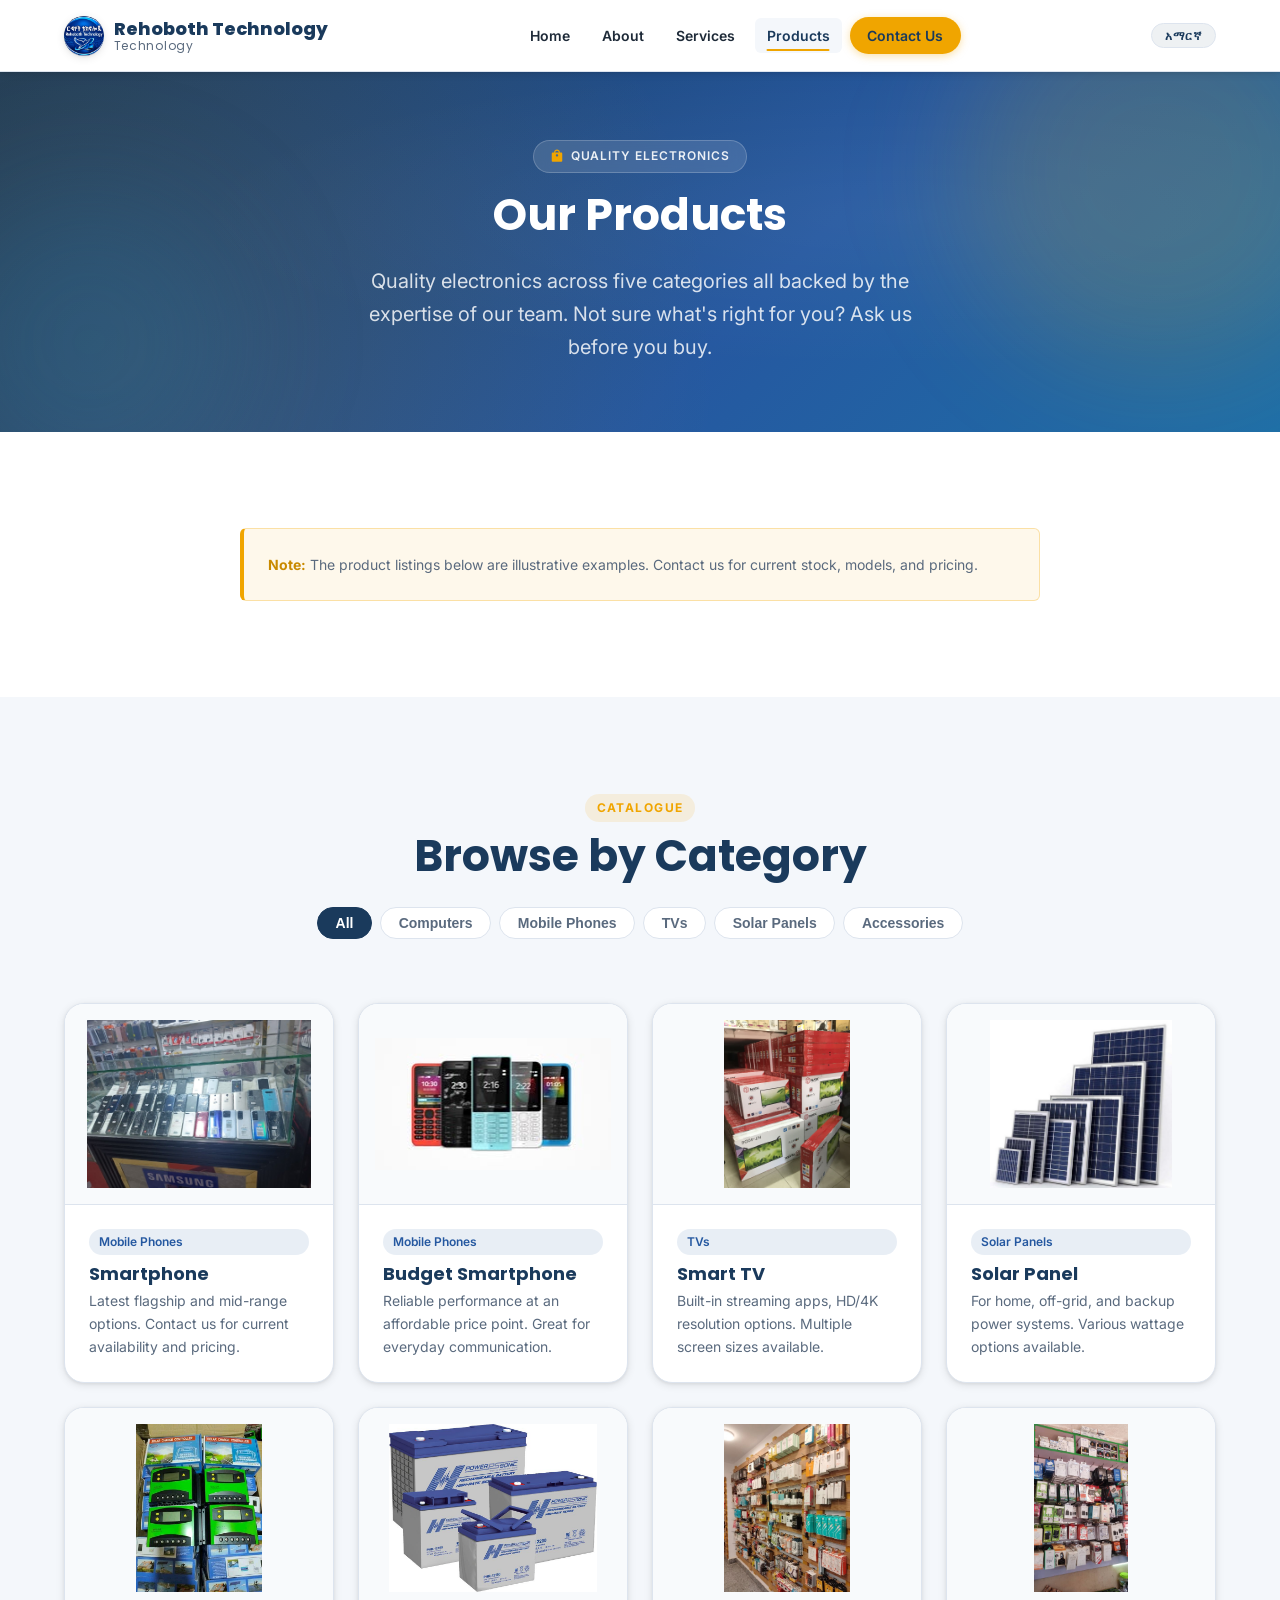
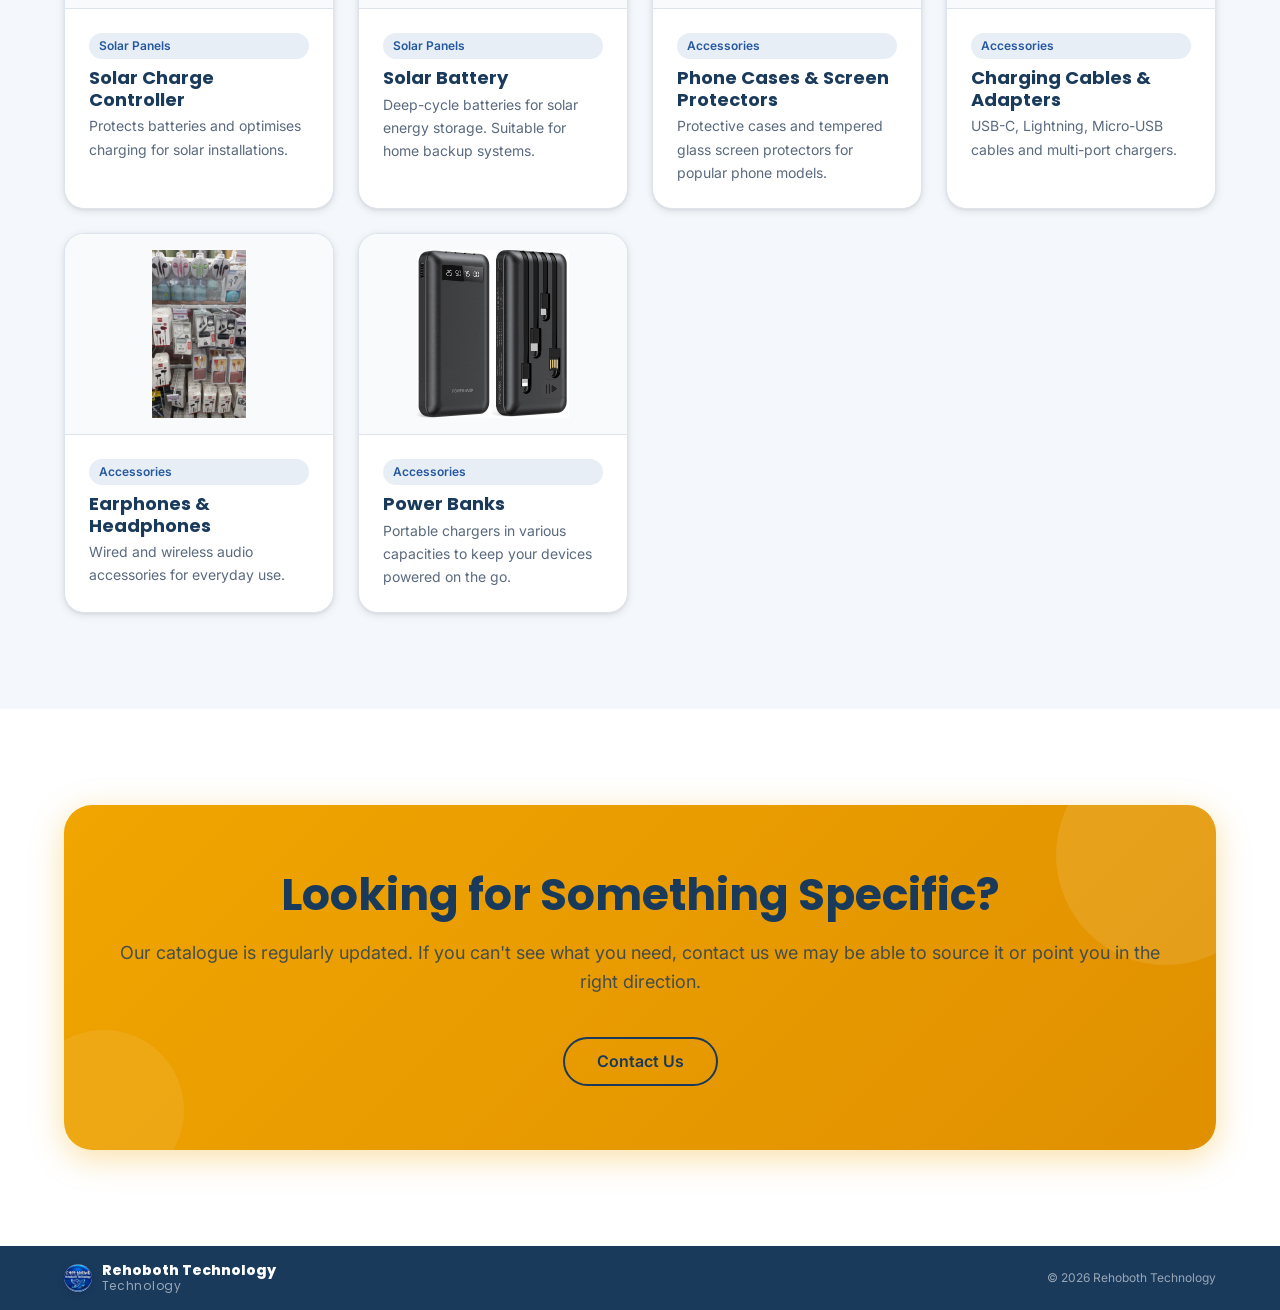
<file: products.html>
﻿<!DOCTYPE html>
<html lang="en">
<head>
  <meta charset="UTF-8" />
  <meta name="viewport" content="width=device-width, initial-scale=1.0" />
  <title>Products  Rehoboth Technology</title>
  <meta name="description" content="Browse Rehoboth Technology's range of computers, smartphones, TVs, solar panels, and electronic accessories." />
  <meta property="og:title"       content="Products  Rehoboth Technology" />
  <meta property="og:description" content="Computers, phones, TVs, solar panels, and accessories." />

  <link rel="preconnect" href="https://fonts.googleapis.com" />
  <link rel="preconnect" href="https://fonts.gstatic.com" crossorigin />
  <link href="https://fonts.googleapis.com/css2?family=Inter:wght@400;500;600&family=Poppins:wght@600;700;800&display=swap" rel="stylesheet" />
  <link rel="stylesheet" href="css/styles.css" />
</head>
<body>

<!-- NAVIGATION -->
<header>
  <nav class="site-nav" aria-label="Main navigation">
    <div class="container nav-inner">
      <a href="index.html" class="nav-logo" aria-label="Rehoboth Technology  Home">
        <div class="nav-logo-icon" aria-hidden="true"><img src="images/logo.png" alt="" class="logo-img" onerror="this.style.display='none';this.nextElementSibling.style.display='flex'" /><svg viewBox="0 0 24 24" class="logo-fallback"><path d="M7 2v11h3v9l7-12h-4l4-8z"/></svg></div>
        <div class="nav-logo-text">Rehoboth Technology<span>Technology</span></div>
      </a>
      <div class="nav-links" id="nav-links" role="menubar">
        <a href="index.html"    role="menuitem" data-en="Home"       data-am="መነሻ">Home</a>
        <a href="about.html"    role="menuitem" data-en="About"      data-am="ስለ እኛ">About</a>
        <a href="services.html" role="menuitem" data-en="Services"   data-am="አገልግሎቶች">Services</a>
        <a href="products.html" role="menuitem" data-en="Products"   data-am="ምርቶች">Products</a>
        <a href="contact.html"  role="menuitem" class="nav-cta" data-en="Contact Us" data-am="ያግኙን">Contact Us</a>
      </div>
      <button class="lang-toggle" aria-label="Switch to Amharic"><span class="lang-toggle-label">አማርኛ</span></button>
      <button class="nav-toggle" aria-controls="nav-links" aria-expanded="false" aria-label="Open navigation menu">
        <span></span><span></span><span></span>
      </button>
    </div>
  </nav>
</header>

<main id="main-content">

<!-- HERO -->
<section class="hero hero-inner" aria-label="Products page hero">
  <div class="hero-orb hero-orb-1" aria-hidden="true"></div>
  <div class="hero-orb hero-orb-2" aria-hidden="true"></div>
  <div class="hero-content">
    <span class="hero-badge">
      <svg viewBox="0 0 24 24" aria-hidden="true"><path d="M19 6h-2c0-2.76-2.24-5-5-5S7 3.24 7 6H5c-1.1 0-2 .9-2 2v12c0 1.1.9 2 2 2h14c1.1 0 2-.9 2-2V8c0-1.1-.9-2-2-2zm-7-3c1.66 0 3 1.34 3 3H9c0-1.66 1.34-3 3-3zm0 10c-1.1 0-2-.9-2-2s.9-2 2-2 2 .9 2 2-.9 2-2 2z"/></svg>
      <span data-en="Quality Electronics" data-am="ጥራት ያላቸው ኤሌክትሮኒክሶች">Quality Electronics</span>
    </span>
    <h1 data-en="Our Products" data-am="ምርቶቻችን">Our <span class="accent">Products</span></h1>
    <p class="hero-sub" data-en="Quality electronics across five categories  all backed by the expertise of our team. Not sure what's right for you? Ask us before you buy." data-am="በአምስት ምድቦች ጥራት ያላቸው ኤሌክትሮኒክሶች  ሁሉም በቡድናችን ብቃት የተደገፉ። ምን ይስማማዎታል ብለው ከተጠራጠሩ  ከመግዛትዎ በፊት ይጠይቁን።">
      Quality electronics across five categories  all backed by the expertise of our team.
      Not sure what's right for you? Ask us before you buy.
    </p>
  </div>
</section>

<!-- NOTE -->
<section class="section" aria-label="Products note">
  <div class="container">
    <div class="disclaimer-box reveal" style="max-width:800px;margin-inline:auto;margin-bottom:0;">
      <strong>Note:</strong> <span data-en="The product listings below are illustrative examples. Contact us for current stock, models, and pricing." data-am="ከዚህ በታች ያሉ ምርቶች ምሳሌያዊ ናቸው። ስለ ነባር ክምችት፣ ሞዴሎች እና ዋጋ ያግኙን።">The product listings below are illustrative examples. Contact us for current stock, models, and pricing.</span>
    </div>
  </div>
</section>

<!-- FILTER + GRID -->
<section class="section section-alt" aria-labelledby="products-grid-heading">
  <div class="container">

    <div class="section-header reveal" style="margin-bottom:var(--sp-md);">
      <span class="section-label" data-en="Catalogue" data-am="ካታሎግ">Catalogue</span>
      <h2 id="products-grid-heading" data-en="Browse by Category" data-am="በምድብ ይዳስሱ">Browse by Category</h2>
    </div>

    <!-- Filter buttons -->
    <div class="products-filter reveal" role="group" aria-label="Filter products by category">
      <button class="filter-btn active" data-filter="all"         aria-pressed="true"  data-en="All"          data-am="ሁሉም">All</button>
      <button class="filter-btn"        data-filter="computers"   aria-pressed="false" data-en="Computers"    data-am="ኮምፒውተሮች">Computers</button>
      <button class="filter-btn"        data-filter="phones"      aria-pressed="false" data-en="Mobile Phones" data-am="ሞባይሎች">Mobile Phones</button>
      <button class="filter-btn"        data-filter="tvs"         aria-pressed="false" data-en="TVs"           data-am="ቴሌቪዥኖች">TVs</button>
      <button class="filter-btn"        data-filter="solar"       aria-pressed="false" data-en="Solar Panels"  data-am="ሶላር ፓናሎች">Solar Panels</button>
      <button class="filter-btn"        data-filter="accessories" aria-pressed="false" data-en="Accessories"   data-am="አስሳሰሪዎች">Accessories</button>
    </div>

    <div class="products-grid stagger-children" aria-live="polite" aria-label="Product listings">
      <!--
      <!-- ── COMPUTERS ──────────────────────────────────── 
      <article class="product-card product-item" data-category="computers">
        <div class="product-card-image" aria-hidden="true">
          <img src="images/products/laptop.jpg" alt="Laptop" onerror="this.style.display='none'" />
          <svg viewBox="0 0 24 24"><path d="M20 18c1.1 0 1.99-.9 1.99-2L22 6c0-1.1-.9-2-2-2H4c-1.1 0-2 .9-2 2v10c0 1.1.9 2 2 2H0v2h24v-2h-4zM4 6h16v10H4V6z"/></svg>
        </div>
        <div class="product-card-body">
          <span class="product-tag">Computers</span>
          <h4>Laptop</h4>
          <p>Suitable for everyday use, office tasks, and light multimedia. Specs and pricing on request.</p>
        </div>
      </article>

      <article class="product-card product-item" data-category="computers">
        <div class="product-card-image" aria-hidden="true">
          <img src="images/products/desktop-pc.jpg" alt="Desktop PC" onerror="this.style.display='none'" />
          <svg viewBox="0 0 24 24"><path d="M20 18c1.1 0 1.99-.9 1.99-2L22 6c0-1.1-.9-2-2-2H4c-1.1 0-2 .9-2 2v10c0 1.1.9 2 2 2H0v2h24v-2h-4zM4 6h16v10H4V6z"/></svg>
        </div>
        <div class="product-card-body">
          <span class="product-tag">Computers</span>
          <h4>Desktop PC</h4>
          <p>Ideal for home and office environments. Available in various configurations.</p>
        </div>
      </article>

      <article class="product-card product-item" data-category="computers">
        <div class="product-card-image" aria-hidden="true">
          <img src="images/products/gaming-laptop.jpg" alt="Gaming Laptop" onerror="this.style.display='none'" />
          <svg viewBox="0 0 24 24"><path d="M20 18c1.1 0 1.99-.9 1.99-2L22 6c0-1.1-.9-2-2-2H4c-1.1 0-2 .9-2 2v10c0 1.1.9 2 2 2H0v2h24v-2h-4zM4 6h16v10H4V6z"/></svg>
        </div>
        <div class="product-card-body">
          <span class="product-tag">Computers</span>
          <h4>Gaming Laptop</h4>
          <p>Higher-spec options available for gaming, design, and demanding workloads.</p>
        </div>
      </article>
      -->
      <!-- ── MOBILE PHONES ───────────────────────────────── -->
      <article class="product-card product-item" data-category="phones">
        <div class="product-card-image" aria-hidden="true">
          <img src="images/products/smartphone.png" alt="Smartphone" onerror="this.style.display='none'" />
          <svg viewBox="0 0 24 24"><path d="M17 1.01L7 1c-1.1 0-2 .9-2 2v18c0 1.1.9 2 2 2h10c1.1 0 2-.9 2-2V3c0-1.1-.9-1.99-2-1.99zM17 19H7V5h10v14z"/></svg>
        </div>
        <div class="product-card-body">
          <span class="product-tag" data-en="Mobile Phones" data-am="ሞባይሎች">Mobile Phones</span>
          <h4 data-en="Smartphone" data-am="ስማርትፎን">Smartphone</h4>
          <p data-en="Latest flagship and mid-range options. Contact us for current availability and pricing." data-am="የቅርብ ጊዜ ፕሪሚየምና መካከለኛ ደረጃ አማራጮች። ስለ ነባር ክምችት እና ዋጋ ያግኙን።">Latest flagship and mid-range options. Contact us for current availability and pricing.</p>
        </div>
      </article>

      <article class="product-card product-item" data-category="phones">
        <div class="product-card-image" aria-hidden="true">
          <img src="images/products/budgetphone.png" alt="Budget Smartphone" onerror="this.style.display='none'" />
          <svg viewBox="0 0 24 24"><path d="M17 1.01L7 1c-1.1 0-2 .9-2 2v18c0 1.1.9 2 2 2h10c1.1 0 2-.9 2-2V3c0-1.1-.9-1.99-2-1.99zM17 19H7V5h10v14z"/></svg>
        </div>
        <div class="product-card-body">
          <span class="product-tag" data-en="Mobile Phones" data-am="ሞባይሎች">Mobile Phones</span>
          <h4 data-en="Budget Smartphone" data-am="ቀላል ዋጋ ስማርትፎን">Budget Smartphone</h4>
          <p data-en="Reliable performance at an affordable price point. Great for everyday communication." data-am="ተመጣጣኝ ዋጋ ያለው አስተማማኝ አፈጻጸም። ለዕለተ ዕለት ግንኙነት ጥሩ ምርጫ ነው።">Reliable performance at an affordable price point. Great for everyday communication.</p>
        </div>
      </article>
      <!--
      <article class="product-card product-item" data-category="phones">
        <div class="product-card-image" aria-hidden="true">
          <img src="images/products/feature-phone.jpg" alt="Feature Phone" onerror="this.style.display='none'" />
          <svg viewBox="0 0 24 24"><path d="M17 1.01L7 1c-1.1 0-2 .9-2 2v18c0 1.1.9 2 2 2h10c1.1 0 2-.9 2-2V3c0-1.1-.9-1.99-2-1.99zM17 19H7V5h10v14z"/></svg>
        </div>
        <div class="product-card-body">
          <span class="product-tag">Mobile Phones</span>
          <h4>Feature Phone</h4>
          <p>Simple, durable, long battery life. Ideal as a backup or primary phone.</p>
        </div>
      </article>
      -->
      <!-- ── TVs ──────────────────────────────────────────── -->
      <article class="product-card product-item" data-category="tvs">
        <div class="product-card-image" aria-hidden="true">
          <img src="images/products/tv.png" alt="Smart TV" onerror="this.style.display='none'" />
          <svg viewBox="0 0 24 24"><path d="M21 3H3c-1.1 0-2 .9-2 2v14c0 1.1.9 2 2 2h18c1.1 0 2-.9 2-2V5c0-1.1-.9-2-2-2zm0 16H3V5h18v14z"/></svg>
        </div>
        <div class="product-card-body">
          <span class="product-tag" data-en="TVs" data-am="ቴሌቪዥኖች">TVs</span>
          <h4 data-en="Smart TV" data-am="ስማርት ቴሌቪዥን">Smart TV</h4>
          <p data-en="Built-in streaming apps, HD/4K resolution options. Multiple screen sizes available." data-am="የተወሃዱ ስትሪሚንግ አፕሎች፣ HD/4K ጥራት አማራጮች። በተለያዩ የማያ ጠፍጣፋ መጠኖች ይገኛሉ።">Built-in streaming apps, HD/4K resolution options. Multiple screen sizes available.</p>
        </div>
      </article>
      <!--
      <article class="product-card product-item" data-category="tvs">
        <div class="product-card-image" aria-hidden="true">
          <img src="images/products/led-tv.jpg" alt="LED TV" onerror="this.style.display='none'" />
          <svg viewBox="0 0 24 24"><path d="M21 3H3c-1.1 0-2 .9-2 2v14c0 1.1.9 2 2 2h18c1.1 0 2-.9 2-2V5c0-1.1-.9-2-2-2zm0 16H3V5h18v14z"/></svg>
        </div>
        <div class="product-card-body">
          <span class="product-tag">TVs</span>
          <h4>LED TV</h4>
          <p>Energy-efficient LED display, suitable for living rooms and bedrooms.</p>
        </div>
      </article>
      -->
      <!-- ── SOLAR ─────────────────────────────────────────── -->
      <article class="product-card product-item" data-category="solar">
        <div class="product-card-image" aria-hidden="true">
          <img src="images/products/solarpanel.png" alt="Solar Panel" onerror="this.style.display='none'" />
          <svg viewBox="0 0 24 24"><path d="M6.76 4.84l-1.8-1.79-1.41 1.41 1.79 1.79 1.42-1.41zM4 10.5H1v2h3v-2zm9-9.95h-2V3.5h2V.55zm7.45 3.91l-1.41-1.41-1.79 1.79 1.41 1.41 1.79-1.79zm-3.21 13.7l1.79 1.8 1.41-1.41-1.8-1.79-1.4 1.4zM20 10.5v2h3v-2h-3zm-8-5c-3.31 0-6 2.69-6 6s2.69 6 6 6 6-2.69 6-6-2.69-6-6-6zm-1 16.95h2V19.5h-2v2.95zm-7.45-3.91l1.41 1.41 1.79-1.8-1.41-1.41-1.79 1.8z"/></svg>
        </div>
        <div class="product-card-body">
          <span class="product-tag" data-en="Solar Panels" data-am="ሶላር ፓናሎች">Solar Panels</span>
          <h4 data-en="Solar Panel" data-am="ሶላር ፓናል">Solar Panel</h4>
          <p data-en="For home, off-grid, and backup power systems. Various wattage options available." data-am="ለቤት፣ ከኔትወርክ ውጭ እና ምትኬ የኃይል ስርዓቶች። የተለያዩ የዋት አማራጮች አሉ።">For home, off-grid, and backup power systems. Various wattage options available.</p>
        </div>
      </article>

      <article class="product-card product-item" data-category="solar">
        <div class="product-card-image" aria-hidden="true">
          <img src="images/products/solarcontroller.png" alt="Solar Charge Controller" onerror="this.style.display='none'" />
          <svg viewBox="0 0 24 24"><path d="M7 2v11h3v9l7-12h-4l4-8z"/></svg>
        </div>
        <div class="product-card-body">
          <span class="product-tag" data-en="Solar Panels" data-am="ሶላር ፓናሎች">Solar Panels</span>
          <h4 data-en="Solar Charge Controller" data-am="የሶላር ቻርጅ ተቆጣጣሪ">Solar Charge Controller</h4>
          <p data-en="Protects batteries and optimises charging for solar installations." data-am="ባትሪዎችን ይጠብቃል እና ለሶላር ጭነቶች ቻርጅ ያሻሽላል።">Protects batteries and optimises charging for solar installations.</p>
        </div>
      </article>

      <article class="product-card product-item" data-category="solar">
        <div class="product-card-image" aria-hidden="true">
          <img src="images/products/solarbattery.png" alt="Solar Battery" onerror="this.style.display='none'" />
          <svg viewBox="0 0 24 24"><path d="M15.67 4H14V2h-4v2H8.33C7.6 4 7 4.6 7 5.33v15.33C7 21.4 7.6 22 8.33 22h7.33c.74 0 1.34-.6 1.34-1.33V5.33C17 4.6 16.4 4 15.67 4z"/></svg>
        </div>
        <div class="product-card-body">
          <span class="product-tag" data-en="Solar Panels" data-am="ሶላር ፓናሎች">Solar Panels</span>
          <h4 data-en="Solar Battery" data-am="የሶላር ባትሪ">Solar Battery</h4>
          <p data-en="Deep-cycle batteries for solar energy storage. Suitable for home backup systems." data-am="ጥልቅ-ዑደት ባትሪዎች ለሶላር ኃይል ማከማቻ። ለቤት ምትኬ ስርዓቶች ተስማሚ።">Deep-cycle batteries for solar energy storage. Suitable for home backup systems.</p>
        </div>
      </article>

      <!-- ── ACCESSORIES ─────────────────────────────────── -->
      <article class="product-card product-item" data-category="accessories">
        <div class="product-card-image" aria-hidden="true">
          <img src="images/products/screenprotector.png" alt="Phone Cases and Screen Protectors" onerror="this.style.display='none'" />
          <svg viewBox="0 0 24 24"><path d="M12 1C5.9 1 1 5.9 1 12s4.9 11 11 11 11-4.9 11-11S18.1 1 12 1zm0 4c1.7 0 3 1.3 3 3s-1.3 3-3 3-3-1.3-3-3 1.3-3 3-3zm0 14.2c-2.5 0-4.7-1.3-6-3.2.03-2 4-3.1 6-3.1s5.97 1.1 6 3.1c-1.3 1.9-3.5 3.2-6 3.2z"/></svg>
        </div>
        <div class="product-card-body">
          <span class="product-tag" data-en="Accessories" data-am="አስሳሰሪዎች">Accessories</span>
          <h4 data-en="Phone Cases &amp; Screen Protectors" data-am="የስልክ ቦርሳዎች እና ስክሪን ጠባቂዎች">Phone Cases &amp; Screen Protectors</h4>
          <p data-en="Protective cases and tempered glass screen protectors for popular phone models." data-am="ለታዋቂ ስልክ ሞዴሎች የጥበቃ ቦርሳዎች እና የጠጣ ብርጭቆ ስክሪን ጠባቂዎች።">Protective cases and tempered glass screen protectors for popular phone models.</p>
        </div>
      </article>

      <article class="product-card product-item" data-category="accessories">
        <div class="product-card-image" aria-hidden="true">
          <img src="images/products/charger.png" alt="Charging Cables and Adapters" onerror="this.style.display='none'" />
          <svg viewBox="0 0 24 24"><path d="M12 3c-4.97 0-9 4.03-9 9H1l3.89 3.89.07.14L9 12H6c0-3.31 2.69-6 6-6s6 2.69 6 6-2.69 6-6 6c-1.66 0-3.14-.69-4.22-1.78L6.36 17.64C7.8 19.07 9.79 20 12 20c4.97 0 9-4.03 9-9s-4.03-9-9-9z"/></svg>
        </div>
        <div class="product-card-body">
          <span class="product-tag" data-en="Accessories" data-am="አስሳሰሪዎች">Accessories</span>
          <h4 data-en="Charging Cables &amp; Adapters" data-am="የቻርጅ ሽቦዎች እና አዳፕተሮች">Charging Cables &amp; Adapters</h4>
          <p data-en="USB-C, Lightning, Micro-USB cables and multi-port chargers." data-am="USB-C፣ Lightning፣ Micro-USB ሽቦዎች እና ባለብዙ ወደብ ቻርጀሮች።">USB-C, Lightning, Micro-USB cables and multi-port chargers.</p>
        </div>
      </article>

      <article class="product-card product-item" data-category="accessories">
        <div class="product-card-image" aria-hidden="true">
          <img src="images/products/earphone.png" alt="Earphones and Headphones" onerror="this.style.display='none'" />
          <svg viewBox="0 0 24 24"><path d="M12 3c-4.97 0-9 4.03-9 9H1l3.89 3.89.07.14L9 12H6c0-3.31 2.69-6 6-6s6 2.69 6 6-2.69 6-6 6c-1.66 0-3.14-.69-4.22-1.78L6.36 17.64C7.8 19.07 9.79 20 12 20c4.97 0 9-4.03 9-9s-4.03-9-9-9z"/></svg>
        </div>
        <div class="product-card-body">
          <span class="product-tag" data-en="Accessories" data-am="አስሳሰሪዎች">Accessories</span>
          <h4 data-en="Earphones &amp; Headphones" data-am="ኢርፎኖች እና ሄድፎኖች">Earphones &amp; Headphones</h4>
          <p data-en="Wired and wireless audio accessories for everyday use." data-am="ለዕለት ተዕለት አጠቃቀም ሽቦ ያለው እና አልባ የድምፅ አስሳሰሪዎች።">Wired and wireless audio accessories for everyday use.</p>
        </div>
      </article>
      <!--
      <article class="product-card product-item" data-category="accessories">
        <div class="product-card-image" aria-hidden="true">
          <img src="images/products/peripherals.jpg" alt="Computer Peripherals" onerror="this.style.display='none'" />
          <svg viewBox="0 0 24 24"><path d="M20 18c1.1 0 1.99-.9 1.99-2L22 6c0-1.1-.9-2-2-2H4c-1.1 0-2 .9-2 2v10c0 1.1.9 2 2 2H0v2h24v-2h-4zM4 6h16v10H4V6z"/></svg>
        </div>
        <div class="product-card-body">
          <span class="product-tag">Accessories</span>
          <h4>Computer Peripherals</h4>
          <p>Keyboards, mice, USB hubs, and external storage devices.</p>
        </div>
      </article>
    -->
      <article class="product-card product-item" data-category="accessories">
        <div class="product-card-image" aria-hidden="true">
          <img src="images/products/powerbank.png" alt="Power Banks" onerror="this.style.display='none'" />
          <!--<svg viewBox="0 0 24 24"><path d="M15.67 4H14V2h-4v2H8.33C7.6 4 7 4.6 7 5.33v15.33C7 21.4 7.6 22 8.33 22h7.33c.74 0 1.34-.6 1.34-1.33V5.33C17 4.6 16.4 4 15.67 4z"/></svg>-->
        </div>
        <div class="product-card-body">
          <span class="product-tag" data-en="Accessories" data-am="አስሳሰሪዎች">Accessories</span>
          <h4 data-en="Power Banks" data-am="ፓወር ባንኮች">Power Banks</h4>
          <p data-en="Portable chargers in various capacities to keep your devices powered on the go." data-am="በመጓጓዣ ላይ መሳሪያዎቻችሁን ሃይል ለማቆየት በተለያዩ አቅሞች ተንቀሳቃሽ ቻርጀሮች።">Portable chargers in various capacities to keep your devices powered on the go.</p>
        </div>
      </article>

    </div><!-- /products-grid -->

  </div>
</section>

<!-- CONTACT CTA -->
<section class="section" aria-label="Products contact call to action">
  <div class="container">
    <div class="exchange-callout reveal">
      <h2 data-en="Looking for Something Specific?" data-am="የሆነ ነገር ፈልገዋል?">Looking for Something Specific?</h2>
      <p data-en="Our catalogue is regularly updated. If you can't see what you need, contact us  we may be able to source it or point you in the right direction." data-am="ካታሎጋችን በየጊዜው ይዘመናል። የሚፈልጉትን ካላዩ ያግኙን  ለማግኘት ወይም ትክክለኛ አቅጣጫ ለመጠቆም እንሞክራለን።">
        Our catalogue is regularly updated. If you can't see what you need, contact us 
        we may be able to source it or point you in the right direction.
      </p>
      <div style="display:flex;gap:1rem;justify-content:center;flex-wrap:wrap;position:relative;z-index:1;">
        <a href="contact.html" class="btn btn-outline-dark btn-lg" data-en="Contact Us" data-am="ያግኙን">Contact Us</a>
      </div>
    </div>
  </div>
</section>

</main>

<!-- FOOTER -->
<footer class="site-footer" role="contentinfo">
  <div class="container footer-bar">
    <a href="index.html" class="nav-logo footer-logo" aria-label="Rehoboth Technology  Home">
      <div class="nav-logo-icon" aria-hidden="true"><img src="images/logo.png" alt="" class="logo-img" onerror="this.style.display='none';this.nextElementSibling.style.display='flex'" /><svg viewBox="0 0 24 24" class="logo-fallback"><path d="M7 2v11h3v9l7-12h-4l4-8z"/></svg></div>
      <div class="nav-logo-text">Rehoboth Technology<span>Technology</span></div>
    </a>
    <div class="footer-right">
      <p class="footer-copy">&copy; <span class="current-year"></span> Rehoboth Technology</p>
    </div>
  </div>
</footer>

<button class="back-to-top" aria-label="Back to top" style="position:fixed;bottom:1.5rem;right:1.5rem;width:44px;height:44px;background:var(--clr-primary);color:#fff;border:none;border-radius:50%;display:flex;align-items:center;justify-content:center;cursor:pointer;opacity:0;transform:translateY(12px);transition:opacity .3s ease,transform .3s ease;box-shadow:var(--shadow-md);z-index:900;">
  <svg viewBox="0 0 24 24" width="20" height="20" fill="#fff" aria-hidden="true"><path d="M7.41 15.41L12 10.83l4.59 4.58L18 14l-6-6-6 6z"/></svg>
</button>
<style>.back-to-top.visible{opacity:1;transform:translateY(0)}</style>

<!-- Sticky mobile call bar -->
<div class="sticky-call-bar" aria-label="Quick contact">
  <a href="tel:+251912991968" class="scb-call">
    <svg viewBox="0 0 24 24"><path d="M6.62 10.79a15.053 15.053 0 006.59 6.59l2.2-2.2c.27-.27.67-.36 1.02-.24 1.12.37 2.33.57 3.57.57.55 0 1 .45 1 1V20c0 .55-.45 1-1 1-9.39 0-17-7.61-17-17 0-.55.45-1 1-1h3.5c.55 0 1 .45 1 1 0 1.25.2 2.45.57 3.57.11.35.03.74-.25 1.02l-2.2 2.2z"/></svg>
    <span data-en="Call" data-am="ይደውሉ">Call</span>
  </a>
  <a href="https://wa.me/251912991968" class="scb-whatsapp" target="_blank" rel="noopener noreferrer">
    <svg viewBox="0 0 24 24"><path d="M17.472 14.382c-.297-.149-1.758-.867-2.03-.967-.273-.099-.471-.148-.67.15-.197.297-.767.966-.94 1.164-.173.199-.347.223-.644.075-.297-.15-1.255-.463-2.39-1.475-.883-.788-1.48-1.761-1.653-2.059-.173-.297-.018-.458.13-.606.134-.133.298-.347.446-.52.149-.174.198-.298.298-.497.099-.198.05-.371-.025-.52-.075-.149-.669-1.612-.916-2.207-.242-.579-.487-.5-.669-.51-.173-.008-.371-.01-.57-.01-.198 0-.52.074-.792.372-.272.297-1.04 1.016-1.04 2.479 0 1.462 1.065 2.875 1.213 3.074.149.198 2.096 3.2 5.077 4.487.709.306 1.262.489 1.694.625.712.227 1.36.195 1.871.118.571-.085 1.758-.719 2.006-1.413.248-.694.248-1.289.173-1.413-.074-.124-.272-.198-.57-.347z"/><path d="M11.98 0C5.363 0 0 5.363 0 11.98c0 2.12.558 4.11 1.53 5.83L0 24l6.335-1.661A11.945 11.945 0 0 0 11.98 24C18.597 24 24 18.637 24 11.98S18.597 0 11.98 0zm0 21.818a9.837 9.837 0 0 1-5.006-1.364l-.36-.214-3.727.977.995-3.633-.235-.374a9.839 9.839 0 0 1-1.506-5.23c0-5.44 4.427-9.867 9.867-9.867 5.44 0 9.867 4.427 9.867 9.867 0 5.44-4.44 9.838-9.895 9.838z"/></svg>
    <span data-en="WhatsApp" data-am="ዋትሳፕ">WhatsApp</span>
  </a>
  <a href="contact.html" class="scb-contact">
    <svg viewBox="0 0 24 24"><path d="M20 4H4c-1.1 0-2 .9-2 2v12c0 1.1.9 2 2 2h16c1.1 0 2-.9 2-2V6c0-1.1-.9-2-2-2zm0 4l-8 5-8-5V6l8 5 8-5v2z"/></svg>
    <span data-en="Message" data-am="መልዕክት">Message</span>
  </a>
</div>
<script src="js/main.js"></script>
</body>
</html>
</file>
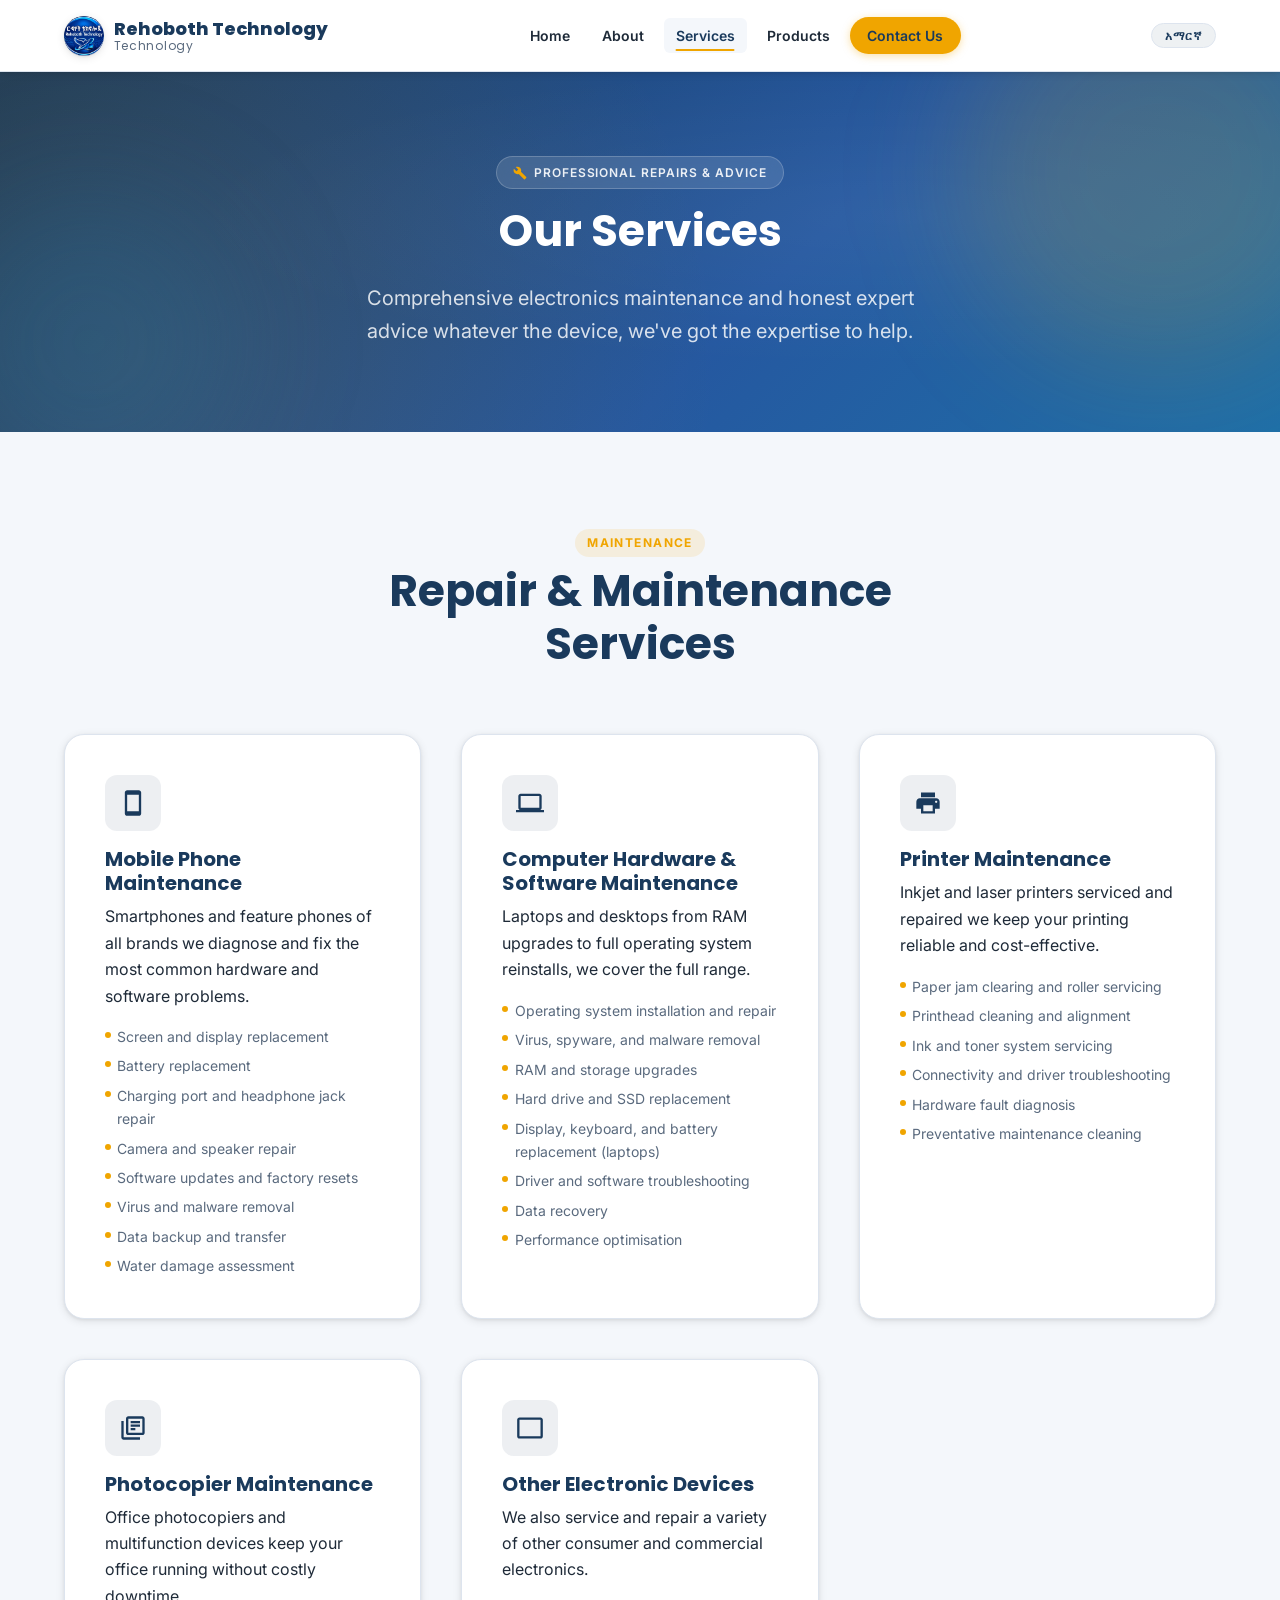
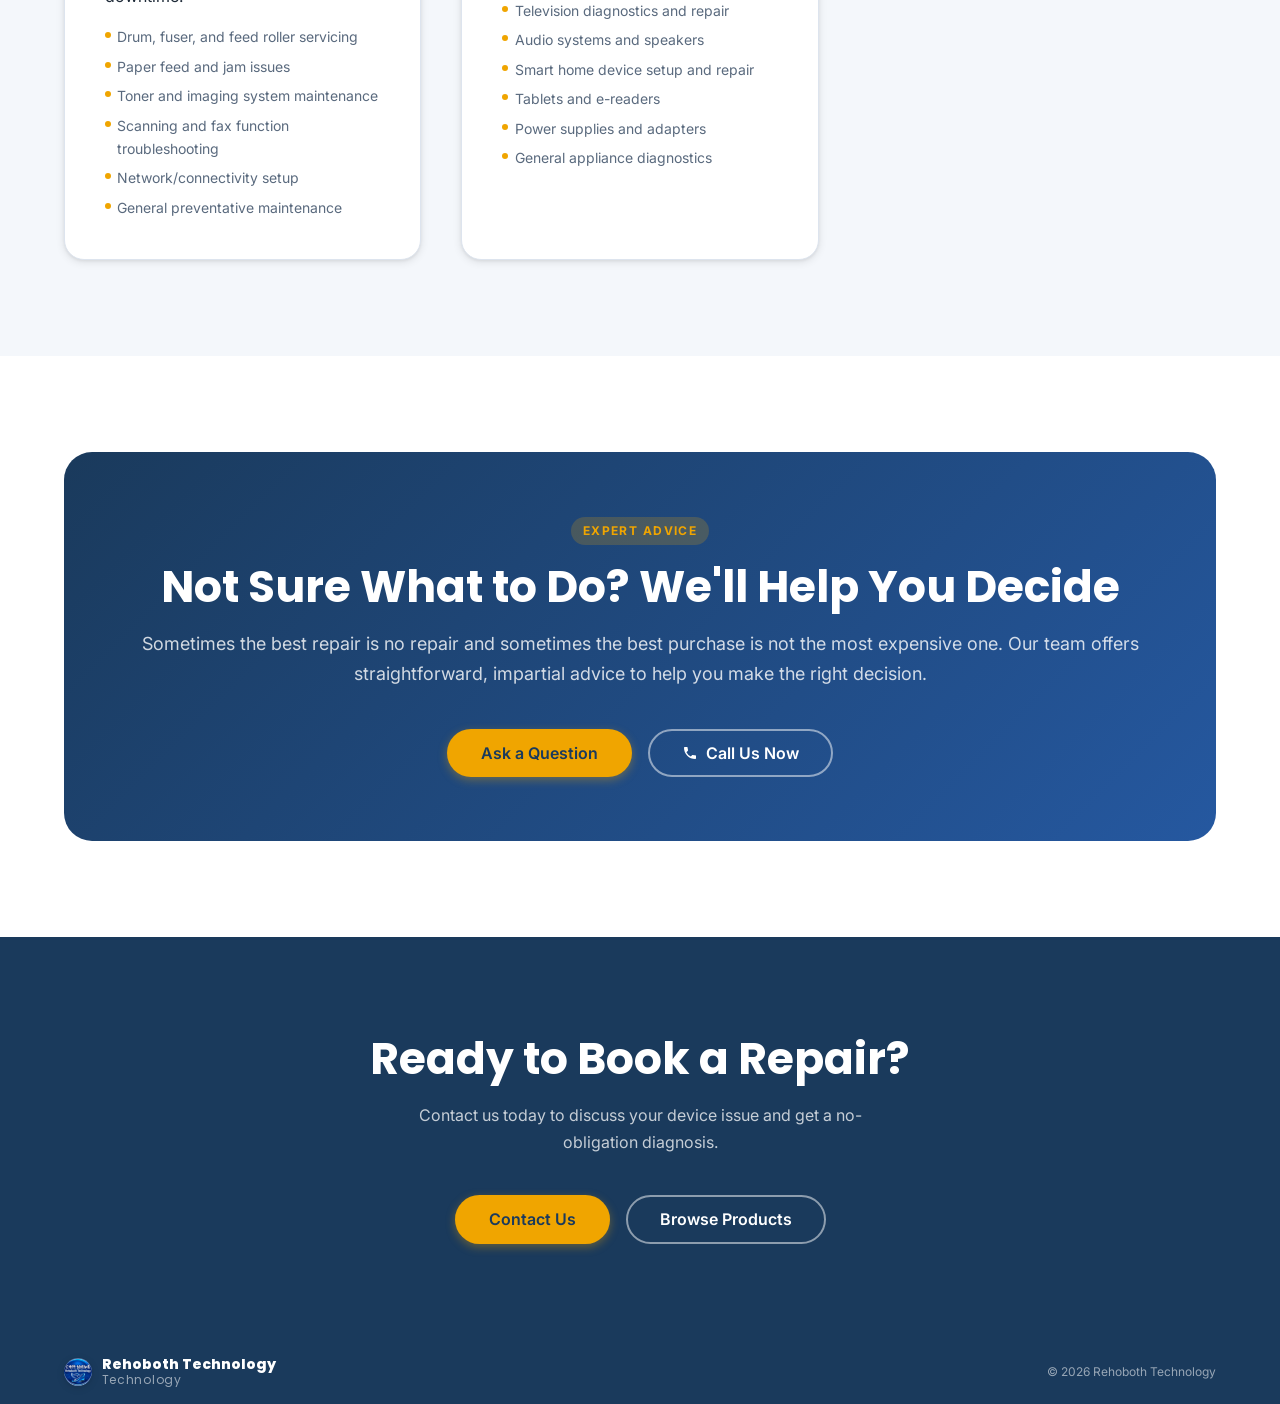
<file: services.html>
﻿<!DOCTYPE html>
<html lang="en">
<head>
  <meta charset="UTF-8" />
  <meta name="viewport" content="width=device-width, initial-scale=1.0" />
  <title>Services  Rehoboth Technology</title>
  <meta name="description" content="Rehoboth Technology offers mobile phone, computer, printer, photocopier, and general electronics maintenance, plus expert advice on buying and upgrading devices." />
  <meta property="og:title"       content="Services  Rehoboth Technology" />
  <meta property="og:description" content="Professional electronics maintenance and expert advice services." />

  <link rel="preconnect" href="https://fonts.googleapis.com" />
  <link rel="preconnect" href="https://fonts.gstatic.com" crossorigin />
  <link href="https://fonts.googleapis.com/css2?family=Inter:wght@400;500;600&family=Poppins:wght@600;700;800&display=swap" rel="stylesheet" />
  <link rel="stylesheet" href="css/styles.css" />
</head>
<body>

<!-- NAVIGATION -->
<header>
  <nav class="site-nav" aria-label="Main navigation">
    <div class="container nav-inner">
      <a href="index.html" class="nav-logo" aria-label="Rehoboth Technology  Home">
        <div class="nav-logo-icon" aria-hidden="true"><img src="images/logo.png" alt="" class="logo-img" onerror="this.style.display='none';this.nextElementSibling.style.display='flex'" /><svg viewBox="0 0 24 24" class="logo-fallback"><path d="M7 2v11h3v9l7-12h-4l4-8z"/></svg></div>
        <div class="nav-logo-text">Rehoboth Technology<span>Technology</span></div>
      </a>
      <div class="nav-links" id="nav-links" role="menubar">
        <a href="index.html"    role="menuitem" data-en="Home"       data-am="መነሻ">Home</a>
        <a href="about.html"    role="menuitem" data-en="About"      data-am="ስለ እኛ">About</a>
        <a href="services.html" role="menuitem" data-en="Services"   data-am="አገልግሎቶች">Services</a>
        <a href="products.html" role="menuitem" data-en="Products"   data-am="ምርቶች">Products</a>
        <a href="contact.html"  role="menuitem" class="nav-cta" data-en="Contact Us" data-am="ያግኙን">Contact Us</a>
      </div>
      <button class="lang-toggle" aria-label="Switch to Amharic"><span class="lang-toggle-label">አማርኛ</span></button>
      <button class="nav-toggle" aria-controls="nav-links" aria-expanded="false" aria-label="Open navigation menu">
        <span></span><span></span><span></span>
      </button>
    </div>
  </nav>
</header>

<main id="main-content">

<!-- HERO -->
<section class="hero hero-inner" aria-label="Services page hero">
  <div class="hero-orb hero-orb-1" aria-hidden="true"></div>
  <div class="hero-orb hero-orb-2" aria-hidden="true"></div>
  <div class="hero-content">
    <span class="hero-badge">
      <svg viewBox="0 0 24 24" aria-hidden="true"><path d="M22.7 19l-9.1-9.1c.9-2.3.4-5-1.5-6.9-2-2-5-2.4-7.4-1.3L9 6 6 9 1.6 4.7C.4 7.1.9 10.1 2.9 12.1c1.9 1.9 4.6 2.4 6.9 1.5l9.1 9.1c.4.4 1 .4 1.4 0l2.3-2.3c.5-.4.5-1.1.1-1.4z"/></svg>
      <span data-en="Professional Repairs &amp; Advice" data-am="ሙያዊ ጥገናና ምክር">Professional Repairs &amp; Advice</span>
    </span>
    <h1 data-en="Our Services" data-am="አገልግሎቶቻችን">Our <span class="accent">Services</span></h1>
    <p class="hero-sub" data-en="Comprehensive electronics maintenance and honest expert advice  whatever the device, we've got the expertise to help." data-am="አጠቃላይ የኤሌክትሮኒክስ ጥገናና ታማኝ የባለሙያ ምክር  ምንም መሳሪያ ቢሆን፣ ለመርዳት ብቃቱ አለን።">
      Comprehensive electronics maintenance and honest expert advice  whatever the device, we've got the expertise to help.
    </p>
  </div>
</section>

<!-- MAINTENANCE SERVICES -->
<section class="section section-alt" aria-labelledby="maintenance-heading">
  <div class="container">
    <div class="section-header reveal">
      <span class="section-label" data-en="Maintenance" data-am="ጥገና">Maintenance</span>
      <h2 id="maintenance-heading" data-en="Repair &amp; Maintenance Services" data-am="የጥገና አገልግሎቶች">Repair &amp; Maintenance Services</h2>
    </div>

    <div class="services-hero-grid stagger-children">

      <!-- Mobile phones -->
      <article class="service-detail-card" id="mobile" aria-labelledby="service-mobile">
        <div class="service-icon" aria-hidden="true">
          <svg viewBox="0 0 24 24"><path d="M17 1.01L7 1c-1.1 0-2 .9-2 2v18c0 1.1.9 2 2 2h10c1.1 0 2-.9 2-2V3c0-1.1-.9-1.99-2-1.99zM17 19H7V5h10v14z"/></svg>
        </div>
        <h3 id="service-mobile" data-en="Mobile Phone Maintenance" data-am="የሞባይል ስልክ ጥገና">Mobile Phone Maintenance</h3>
        <p data-en="Smartphones and feature phones of all brands  we diagnose and fix the most common hardware and software problems." data-am="የሁሉም ብራንድ ስማርትፎኖችና ፊቸር ስልኮች  ዋና ዋና የሃርድዌርና ሶፍትዌር ችግሮችን እናወቃለን፣ እናስተካክላለን።">Smartphones and feature phones of all brands  we diagnose and fix the most common hardware and software problems.</p>
        <ul aria-label="Mobile phone services include">
          <li data-en="Screen and display replacement" data-am="ስክሪን እና ዲስፕሌይ መቀየር">Screen and display replacement</li>
          <li data-en="Battery replacement" data-am="ባትሪ መቀየር">Battery replacement</li>
          <li data-en="Charging port and headphone jack repair" data-am="የቻርጅ ወደብ እና ሄድፎን ጃክ ጥገና">Charging port and headphone jack repair</li>
          <li data-en="Camera and speaker repair" data-am="ካሜራ እና ስፒከር ጥገና">Camera and speaker repair</li>
          <li data-en="Software updates and factory resets" data-am="ሶፍትዌር ማዘመን እና ፋብሪካ ዳግም ማስጀመር">Software updates and factory resets</li>
          <li data-en="Virus and malware removal" data-am="ቫይረስ እና ማልዌር ማስወገድ">Virus and malware removal</li>
          <li data-en="Data backup and transfer" data-am="ዳታ ምትኬ እና ማስተላለፍ">Data backup and transfer</li>
          <li data-en="Water damage assessment" data-am="የውሃ ጉዳት ምርመራ">Water damage assessment</li>
        </ul>
      </article>

      <!-- Computers -->
      <article class="service-detail-card" id="computer" aria-labelledby="service-computer">
        <div class="service-icon" aria-hidden="true">
          <svg viewBox="0 0 24 24"><path d="M20 18c1.1 0 1.99-.9 1.99-2L22 6c0-1.1-.9-2-2-2H4c-1.1 0-2 .9-2 2v10c0 1.1.9 2 2 2H0v2h24v-2h-4zM4 6h16v10H4V6z"/></svg>
        </div>
        <h3 id="service-computer" data-en="Computer Hardware &amp; Software Maintenance" data-am="የኮምፒውተር ሃርድዌርና ሶፍትዌር ጥገና">Computer Hardware &amp; Software Maintenance</h3>
        <p data-en="Laptops and desktops  from RAM upgrades to full operating system reinstalls, we cover the full range." data-am="ላፕቶፖችና ዴስክቶፖች  ከRAM ማሻሻል እስከ ሙሉ ስርዓተ ክወና ዳግም ጫን ድረስ ሁሉንም እናቀርባለን።">Laptops and desktops  from RAM upgrades to full operating system reinstalls, we cover the full range.</p>
        <ul aria-label="Computer services include">
          <li data-en="Operating system installation and repair" data-am="ስርዓተ ክወና ጫን እና ጥገና">Operating system installation and repair</li>
          <li data-en="Virus, spyware, and malware removal" data-am="ቫይረስ፣ ስፓይዌር እና ማልዌር ማስወገድ">Virus, spyware, and malware removal</li>
          <li data-en="RAM and storage upgrades" data-am="RAM እና ማከማቻ ማሻሻል">RAM and storage upgrades</li>
          <li data-en="Hard drive and SSD replacement" data-am="ሃርድ ድራይቭ እና SSD መቀየር">Hard drive and SSD replacement</li>
          <li data-en="Display, keyboard, and battery replacement (laptops)" data-am="ዲስፕሌይ፣ ኪቦርድ እና ባትሪ መቀየር (ላፕቶፖች)">Display, keyboard, and battery replacement (laptops)</li>
          <li data-en="Driver and software troubleshooting" data-am="ድራይቨርና ሶፍትዌር ችግር መፍትሔ">Driver and software troubleshooting</li>
          <li data-en="Data recovery" data-am="ዳታ ማስመለስ">Data recovery</li>
          <li data-en="Performance optimisation" data-am="የፍጥነት ማሻሻል">Performance optimisation</li>
        </ul>
      </article>

      <!-- Printers -->
      <article class="service-detail-card" id="printer" aria-labelledby="service-printer">
        <div class="service-icon" aria-hidden="true">
          <svg viewBox="0 0 24 24"><path d="M19 8H5c-1.66 0-3 1.34-3 3v6h4v4h12v-4h4v-6c0-1.66-1.34-3-3-3zm-3 11H8v-5h8v5zm3-7c-.55 0-1-.45-1-1s.45-1 1-1 1 .45 1 1-.45 1-1 1zm-1-9H6v4h12V3z"/></svg>
        </div>
        <h3 id="service-printer" data-en="Printer Maintenance" data-am="የፕሪንተር ጥገና">Printer Maintenance</h3>
        <p data-en="Inkjet and laser printers serviced and repaired  we keep your printing reliable and cost-effective." data-am="ኢንክጄትና ሌዘር ፕሪንተሮችን እናስተናግዳለን  ህትመትዎን አስተማማኝና ምጣኔ ሃብታዊ እናደርጋለን።">Inkjet and laser printers serviced and repaired  we keep your printing reliable and cost-effective.</p>
        <ul aria-label="Printer services include">
          <li data-en="Paper jam clearing and roller servicing" data-am="ወረቀት መቆራረጥ ማስተካከል እና ሮለር አገልግሎት">Paper jam clearing and roller servicing</li>
          <li data-en="Printhead cleaning and alignment" data-am="የህትመት ራስ ማፅዳት እና ማስተካከያ">Printhead cleaning and alignment</li>
          <li data-en="Ink and toner system servicing" data-am="የቀለም እና ቶነር ስርዓት አገልግሎት">Ink and toner system servicing</li>
          <li data-en="Connectivity and driver troubleshooting" data-am="ግንኙነት እና ድራይቨር ችግር መፍትሔ">Connectivity and driver troubleshooting</li>
          <li data-en="Hardware fault diagnosis" data-am="የሃርድዌር ጉድለት ምርመራ">Hardware fault diagnosis</li>
          <li data-en="Preventative maintenance cleaning" data-am="መከላከያ ጥገና ማፅዳት">Preventative maintenance cleaning</li>
        </ul>
      </article>

      <!-- Photocopiers -->
      <article class="service-detail-card" id="photocopier" aria-labelledby="service-photocopier">
        <div class="service-icon" aria-hidden="true">
          <svg viewBox="0 0 24 24"><path d="M4 6H2v14c0 1.1.9 2 2 2h14v-2H4V6zm16-4H8c-1.1 0-2 .9-2 2v12c0 1.1.9 2 2 2h12c1.1 0 2-.9 2-2V4c0-1.1-.9-2-2-2zm0 14H8V4h12v12zM10 9h8v2h-8zm0 3h4v2h-4zm0-6h8v2h-8z"/></svg>
        </div>
        <h3 id="service-photocopier" data-en="Photocopier Maintenance" data-am="የፎቶኮፒ ጥገና">Photocopier Maintenance</h3>
        <p data-en="Office photocopiers and multifunction devices  keep your office running without costly downtime." data-am="የቢሮ ፎቶኮፒ እና ባለብዙ ተግባር መሳሪያዎች  ቢሮዎን ሳይቆም ያስቀጥሉ።">Office photocopiers and multifunction devices  keep your office running without costly downtime.</p>
        <ul aria-label="Photocopier services include">
          <li data-en="Drum, fuser, and feed roller servicing" data-am="ድረም፣ ፊዩዘር እና ፊድ ሮለር አገልግሎት">Drum, fuser, and feed roller servicing</li>
          <li data-en="Paper feed and jam issues" data-am="የወረቀት መስጫ እና መቆራረጥ ችግሮች">Paper feed and jam issues</li>
          <li data-en="Toner and imaging system maintenance" data-am="ቶነር እና የምስል ስርዓት ጥገና">Toner and imaging system maintenance</li>
          <li data-en="Scanning and fax function troubleshooting" data-am="ስካን እና ፋክስ ተግባር ችግር መፍትሔ">Scanning and fax function troubleshooting</li>
          <li data-en="Network/connectivity setup" data-am="የኔትወርክ/ግንኙነት ማዋቀር">Network/connectivity setup</li>
          <li data-en="General preventative maintenance" data-am="አጠቃላይ መከላከያ ጥገና">General preventative maintenance</li>
        </ul>
      </article>

      <!-- Other electronics -->
      <article class="service-detail-card" id="other" aria-labelledby="service-other">
        <div class="service-icon" aria-hidden="true">
          <svg viewBox="0 0 24 24"><path d="M21 3H3c-1.1 0-2 .9-2 2v14c0 1.1.9 2 2 2h18c1.1 0 2-.9 2-2V5c0-1.1-.9-2-2-2zm0 16H3V5h18v14z"/></svg>
        </div>
        <h3 id="service-other" data-en="Other Electronic Devices" data-am="ሌሎች የኤሌክትሮኒክስ መሳሪያዎች">Other Electronic Devices</h3>
        <p data-en="We also service and repair a variety of other consumer and commercial electronics." data-am="ሌሎች የሸማቾችና ንግዳዊ ኤሌክትሮኒክሶችንም እናስተናግዳለን፣ እናጠግናለን።">We also service and repair a variety of other consumer and commercial electronics.</p>
        <ul aria-label="Other electronics services include">
          <li data-en="Television diagnostics and repair" data-am="ቴሌቪዥን ምርመራ እና ጥገና">Television diagnostics and repair</li>
          <li data-en="Audio systems and speakers" data-am="የድምፅ ስርዓቶች እና ስፒከሮች">Audio systems and speakers</li>
          <li data-en="Smart home device setup and repair" data-am="የስማርት ቤት መሳሪያ ማዋቀር እና ጥገና">Smart home device setup and repair</li>
          <li data-en="Tablets and e-readers" data-am="ታብሌቶች እና ኢ-ሪደሮች">Tablets and e-readers</li>
          <li data-en="Power supplies and adapters" data-am="የኃይል አቅርቦቶች እና አዳፕተሮች">Power supplies and adapters</li>
          <li data-en="General appliance diagnostics" data-am="አጠቃላይ የኤሌክትሮኒክስ ምርመራ">General appliance diagnostics</li>
        </ul>
      </article>

    </div>
  </div>
</section>

<!-- ADVICE SERVICE -->
<section class="section" aria-labelledby="advice-heading">
  <div class="container" id="advice">
    <div class="advice-band reveal">
      <span class="section-label" style="background:rgba(240,165,0,.2);color:var(--clr-accent);" data-en="Expert Advice" data-am="የባለሙያ ምክር">Expert Advice</span>
      <h2 id="advice-heading" style="margin-top:.5rem;" data-en="Not Sure What to Do? We'll Help You Decide" data-am="ምን ማድረግ እንዳለቦት እርግጠኛ አይደሉም? ለመወሰን እንረዳዎታለን">Not Sure What to Do?<br>We'll Help You Decide</h2>
      <p data-en="Sometimes the best repair is no repair  and sometimes the best purchase is not the most expensive one. Our team offers straightforward, impartial advice to help you make the right decision." data-am="አንዳንዴ ጥሩ ጥገና አለ ማድረጉ ነው  አንዳንዴ ደግሞ ጥሩ ግዢ ዋጋው ብዙ አይደለም። ቡድናችን ትክክለኛ ውሳኔ ለማድረግ ቀጥተኛ፣ ወገናዊ ያልሆነ ምክር ይሰጣል።">
        Sometimes the best repair is no repair  and sometimes the best purchase is not the most expensive one.
        Our team offers straightforward, impartial advice to help you make the right decision for your budget and needs.
      </p>
      <div style="display:flex;gap:1rem;justify-content:center;flex-wrap:wrap;">
        <a href="contact.html" class="btn btn-primary btn-lg" data-en="Ask a Question" data-am="ጥያቄ ይጠይቁ">Ask a Question</a>
        <a href="tel:+251912991968" class="btn btn-outline btn-lg">
          <svg viewBox="0 0 24 24" aria-hidden="true"><path d="M6.62 10.79a15.053 15.053 0 006.59 6.59l2.2-2.2c.27-.27.67-.36 1.02-.24 1.12.37 2.33.57 3.57.57.55 0 1 .45 1 1V20c0 .55-.45 1-1 1-9.39 0-17-7.61-17-17 0-.55.45-1 1-1h3.5c.55 0 1 .45 1 1 0 1.25.2 2.45.57 3.57.11.35.03.74-.25 1.02l-2.2 2.2z"/></svg>
          <span data-en="Call Us Now" data-am="አሁን ይደውሉ">Call Us Now</span>
        </a>
      </div>
    </div>
  </div>
</section>

<!-- CTA -->
<section class="section section-dark" aria-label="Services call to action">
  <div class="container text-center reveal">
    <h2 style="color:#fff;" data-en="Ready to Book a Repair?" data-am="ጥገና ለማስያዝ ዝግጁ ነዎት?">Ready to Book a Repair?</h2>
    <p style="color:rgba(255,255,255,.75);max-width:500px;margin:var(--sp-sm) auto var(--sp-lg);" data-en="Contact us today to discuss your device issue and get a no-obligation diagnosis." data-am="ዛሬ ያግኙን  ስለ መሳሪያዎ ችግር ያውሩን፣ ያለ ምንም ቁርጠኝነት ምርመራ ያግኙ።">
      Contact us today to discuss your device issue and get a no-obligation diagnosis.
    </p>
    <div style="display:flex;gap:1rem;justify-content:center;flex-wrap:wrap;">
      <a href="contact.html" class="btn btn-primary btn-lg" data-en="Contact Us" data-am="ያግኙን">Contact Us</a>
      <a href="products.html" class="btn btn-outline btn-lg" data-en="Browse Products" data-am="ምርቶችን ይዳስሱ">Browse Products</a>
    </div>
  </div>
</section>

</main>

<!-- FOOTER -->
<footer class="site-footer" role="contentinfo">
  <div class="container footer-bar">
    <a href="index.html" class="nav-logo footer-logo" aria-label="Rehoboth Technology  Home">
      <div class="nav-logo-icon" aria-hidden="true"><img src="images/logo.png" alt="" class="logo-img" onerror="this.style.display='none';this.nextElementSibling.style.display='flex'" /><svg viewBox="0 0 24 24" class="logo-fallback"><path d="M7 2v11h3v9l7-12h-4l4-8z"/></svg></div>
      <div class="nav-logo-text">Rehoboth Technology<span>Technology</span></div>
    </a>
    <div class="footer-right">
      <p class="footer-copy">&copy; <span class="current-year"></span> Rehoboth Technology</p>
    </div>
  </div>
</footer>

<button class="back-to-top" aria-label="Back to top" style="position:fixed;bottom:1.5rem;right:1.5rem;width:44px;height:44px;background:var(--clr-primary);color:#fff;border:none;border-radius:50%;display:flex;align-items:center;justify-content:center;cursor:pointer;opacity:0;transform:translateY(12px);transition:opacity .3s ease,transform .3s ease;box-shadow:var(--shadow-md);z-index:900;">
  <svg viewBox="0 0 24 24" width="20" height="20" fill="#fff" aria-hidden="true"><path d="M7.41 15.41L12 10.83l4.59 4.58L18 14l-6-6-6 6z"/></svg>
</button>
<style>.back-to-top.visible{opacity:1;transform:translateY(0)}</style>

<!-- Sticky mobile call bar -->
<div class="sticky-call-bar" aria-label="Quick contact">
  <a href="tel:+251912991968" class="scb-call">
    <svg viewBox="0 0 24 24"><path d="M6.62 10.79a15.053 15.053 0 006.59 6.59l2.2-2.2c.27-.27.67-.36 1.02-.24 1.12.37 2.33.57 3.57.57.55 0 1 .45 1 1V20c0 .55-.45 1-1 1-9.39 0-17-7.61-17-17 0-.55.45-1 1-1h3.5c.55 0 1 .45 1 1 0 1.25.2 2.45.57 3.57.11.35.03.74-.25 1.02l-2.2 2.2z"/></svg>
    <span data-en="Call" data-am="ይደውሉ">Call</span>
  </a>
  <a href="https://wa.me/251912991968" class="scb-whatsapp" target="_blank" rel="noopener noreferrer">
    <svg viewBox="0 0 24 24"><path d="M17.472 14.382c-.297-.149-1.758-.867-2.03-.967-.273-.099-.471-.148-.67.15-.197.297-.767.966-.94 1.164-.173.199-.347.223-.644.075-.297-.15-1.255-.463-2.39-1.475-.883-.788-1.48-1.761-1.653-2.059-.173-.297-.018-.458.13-.606.134-.133.298-.347.446-.52.149-.174.198-.298.298-.497.099-.198.05-.371-.025-.52-.075-.149-.669-1.612-.916-2.207-.242-.579-.487-.5-.669-.51-.173-.008-.371-.01-.57-.01-.198 0-.52.074-.792.372-.272.297-1.04 1.016-1.04 2.479 0 1.462 1.065 2.875 1.213 3.074.149.198 2.096 3.2 5.077 4.487.709.306 1.262.489 1.694.625.712.227 1.36.195 1.871.118.571-.085 1.758-.719 2.006-1.413.248-.694.248-1.289.173-1.413-.074-.124-.272-.198-.57-.347z"/><path d="M11.98 0C5.363 0 0 5.363 0 11.98c0 2.12.558 4.11 1.53 5.83L0 24l6.335-1.661A11.945 11.945 0 0 0 11.98 24C18.597 24 24 18.637 24 11.98S18.597 0 11.98 0zm0 21.818a9.837 9.837 0 0 1-5.006-1.364l-.36-.214-3.727.977.995-3.633-.235-.374a9.839 9.839 0 0 1-1.506-5.23c0-5.44 4.427-9.867 9.867-9.867 5.44 0 9.867 4.427 9.867 9.867 0 5.44-4.44 9.838-9.895 9.838z"/></svg>
    <span data-en="WhatsApp" data-am="ዋትሳፕ">WhatsApp</span>
  </a>
  <a href="contact.html" class="scb-contact">
    <svg viewBox="0 0 24 24"><path d="M20 4H4c-1.1 0-2 .9-2 2v12c0 1.1.9 2 2 2h16c1.1 0 2-.9 2-2V6c0-1.1-.9-2-2-2zm0 4l-8 5-8-5V6l8 5 8-5v2z"/></svg>
    <span data-en="Message" data-am="መልዕክት">Message</span>
  </a>
</div>
<script src="js/main.js"></script>
</body>
</html>
</file>
<file: css/styles.css>
/* ============================================================
   styles.css — Main stylesheet for [Company Name] website
   ============================================================
   Table of contents:
   1.  CSS Custom Properties (design tokens)
   2.  Reset & base styles
   3.  Typography  (+ Amharic / lang-am overrides)
   4.  Layout utilities
   5.  Navigation  (+ language-toggle button)
   6.  Hero sections
   7.  Section shared styles
   8.  Cards (service, value)
   9.  Buttons & CTAs
   10. Callout sections
   11. Contact form
   12. Footer
   13. Page-specific: About
   14. Page-specific: Services
   15. Animations & transitions
   16. Accessibility & reduced-motion
   17. Responsive overrides
   ============================================================ */

/* ── 1. CSS Custom Properties ─────────────────────────────── */
:root {
  /* Brand colours */
  --clr-primary:       #1a3a5c;   /* deep navy */
  --clr-primary-light: #2558a0;   /* medium blue */
  --clr-accent:        #f0a500;   /* amber/gold */
  --clr-accent-dark:   #c98a00;
  --clr-surface:       #ffffff;
  --clr-surface-alt:   #f4f7fb;
  --clr-surface-card:  #ffffff;
  --clr-text:          #1e2a38;
  --clr-text-muted:    #5a6a7e;
  --clr-border:        #dde4ee;
  --clr-success:       #1a7a4a;
  --clr-error:         #c0392b;

  /* Shadows (3D-inspired depth layers) */
  --shadow-xs: 0 1px 3px rgba(0,0,0,.08);
  --shadow-sm: 0 2px 8px rgba(0,0,0,.10), 0 1px 3px rgba(0,0,0,.06);
  --shadow-md: 0 4px 16px rgba(0,0,0,.12), 0 2px 6px rgba(0,0,0,.08);
  --shadow-lg: 0 8px 32px rgba(0,0,0,.14), 0 4px 12px rgba(0,0,0,.09);
  --shadow-xl: 0 16px 48px rgba(0,0,0,.16), 0 6px 20px rgba(0,0,0,.10);

  /* Card 3D lift on hover */
  --card-translate-y: -6px;
  --card-shadow-hover: 0 16px 40px rgba(26,58,92,.18), 0 4px 16px rgba(26,58,92,.10);

  /* Spacing */
  --sp-xs:  0.5rem;
  --sp-sm:  1rem;
  --sp-md:  1.5rem;
  --sp-lg:  2.5rem;
  --sp-xl:  4rem;
  --sp-2xl: 6rem;

  /* Typography */
  --font-sans:   'Inter', 'Segoe UI', system-ui, -apple-system, sans-serif;
  --font-display:'Poppins', var(--font-sans);
  --fs-xs:  0.75rem;
  --fs-sm:  0.875rem;
  --fs-md:  1rem;
  --fs-lg:  1.125rem;
  --fs-xl:  1.25rem;
  --fs-2xl: 1.5rem;
  --fs-3xl: 2rem;
  --fs-4xl: 2.75rem;
  --fs-5xl: 3.5rem;

  /* Border radius */
  --radius-sm: 6px;
  --radius-md: 12px;
  --radius-lg: 20px;
  --radius-xl: 28px;
  --radius-full: 9999px;

  /* Transitions */
  --transition-fast:   150ms ease;
  --transition-normal: 280ms cubic-bezier(.4,0,.2,1);
  --transition-slow:   500ms cubic-bezier(.4,0,.2,1);

  /* Layout */
  --max-width: 1200px;
  --nav-height: 72px;
}

/* ── 2. Reset & base styles ───────────────────────────────── */
*, *::before, *::after {
  box-sizing: border-box;
  margin: 0;
  padding: 0;
}

html {
  scroll-behavior: smooth;
  -webkit-text-size-adjust: 100%;
}

body {
  font-family: var(--font-sans);
  font-size: var(--fs-md);
  line-height: 1.65;
  color: var(--clr-text);
  background: var(--clr-surface);
  -webkit-font-smoothing: antialiased;
  overflow-x: hidden;
  padding-top: var(--nav-height);
}

img, video {
  max-width: 100%;
  height: auto;
  display: block;
}

a {
  color: var(--clr-primary-light);
  text-decoration: none;
  transition: color var(--transition-fast);
}

a:hover { color: var(--clr-accent); }

ul, ol { list-style: none; }

/* ── 3. Typography ────────────────────────────────────────── */
h1, h2, h3, h4, h5, h6 {
  font-family: var(--font-display);
  font-weight: 700;
  line-height: 1.2;
  color: var(--clr-primary);
}

h1 { font-size: clamp(var(--fs-3xl), 5vw, var(--fs-5xl)); }
h2 { font-size: clamp(var(--fs-2xl), 3.5vw, var(--fs-4xl)); }
h3 { font-size: clamp(var(--fs-xl), 2.5vw, var(--fs-3xl)); }
h4 { font-size: var(--fs-xl); }
h5 { font-size: var(--fs-lg); }

p { margin-bottom: var(--sp-sm); }
p:last-child { margin-bottom: 0; }

.text-muted    { color: var(--clr-text-muted); }
.text-accent   { color: var(--clr-accent); }
.text-center   { text-align: center; }
.text-white    { color: #fff; }
.fw-600        { font-weight: 600; }

/* ── Amharic (Ethiopic) font overrides ───────────────────────
   When body.lang-am is set by the language switcher:
   • Noto Sans Ethiopic is loaded via a <link> in each HTML <head>
   • All text elements switch to the Ethiopic-aware stack
   • Line-height is slightly increased for Ethiopic script legibility
   ─────────────────────────────────────────────────────────── */
.lang-am body,
.lang-am,
.lang-am p,
.lang-am li,
.lang-am span,
.lang-am a,
.lang-am label,
.lang-am input,
.lang-am textarea,
.lang-am select,
.lang-am button {
  font-family: 'Noto Sans Ethiopic', 'Nyala', var(--font-sans);
  line-height: 1.75;
}
.lang-am h1,
.lang-am h2,
.lang-am h3,
.lang-am h4,
.lang-am h5,
.lang-am h6 {
  font-family: 'Noto Sans Ethiopic', 'Nyala', var(--font-display);
  line-height: 1.35;
  font-weight: 700;
}

/* Section eyebrow label */
.section-label {
  display: inline-block;
  font-size: var(--fs-xs);
  font-weight: 700;
  letter-spacing: .12em;
  text-transform: uppercase;
  color: var(--clr-accent);
  background: rgba(240,165,0,.12);
  padding: .25rem .75rem;
  border-radius: var(--radius-full);
  margin-bottom: var(--sp-xs);
}

/* ── 4. Layout utilities ──────────────────────────────────── */
.container {
  width: 100%;
  max-width: var(--max-width);
  margin-inline: auto;
  padding-inline: var(--sp-md);
}

.section {
  padding-block: var(--sp-2xl);
}

.section-alt {
  background: var(--clr-surface-alt);
}

.section-dark {
  background: var(--clr-primary);
  color: #fff;
}
.section-dark h2,
.section-dark h3 { color: #fff; }

.section-header {
  max-width: 680px;
  margin-inline: auto;
  text-align: center;
  margin-bottom: var(--sp-xl);
}

.section-header p {
  color: var(--clr-text-muted);
  font-size: var(--fs-lg);
}

.section-dark .section-header p { color: rgba(255,255,255,.75); }

.grid-2 { display: grid; grid-template-columns: repeat(2, 1fr); gap: var(--sp-lg); }
.grid-3 { display: grid; grid-template-columns: repeat(3, 1fr); gap: var(--sp-lg); }
.grid-4 { display: grid; grid-template-columns: repeat(4, 1fr); gap: var(--sp-lg); }
.grid-auto { display: grid; grid-template-columns: repeat(auto-fit, minmax(280px, 1fr)); gap: var(--sp-lg); }

.flex-center  { display: flex; align-items: center; justify-content: center; }
.flex-between { display: flex; align-items: center; justify-content: space-between; }
.gap-sm { gap: var(--sp-sm); }
.gap-md { gap: var(--sp-md); }

/* ── 5. Navigation ────────────────────────────────────────── */
.site-nav {
  position: fixed;
  top: 0;
  left: 0;
  right: 0;
  z-index: 1000;
  height: var(--nav-height);
  background: rgba(255,255,255,.92);
  backdrop-filter: blur(12px);
  -webkit-backdrop-filter: blur(12px);
  border-bottom: 1px solid var(--clr-border);
  box-shadow: var(--shadow-sm);
  transition: box-shadow var(--transition-normal), background var(--transition-normal);
}

.site-nav.scrolled {
  box-shadow: var(--shadow-md);
}

/* Hide navbar on scroll down, reveal on scroll up */
.site-nav.nav-hidden {
  transform: translateY(-100%);
  transition: transform .35s ease, box-shadow var(--transition-normal), background var(--transition-normal);
}
.site-nav {
  transition: transform .35s ease, box-shadow var(--transition-normal), background var(--transition-normal);
}

.nav-inner {
  height: 100%;
  display: flex;
  align-items: center;
  justify-content: space-between;
  gap: var(--sp-md);
}

/* Logo */
.nav-logo {
  display: flex;
  align-items: center;
  gap: .6rem;
  text-decoration: none;
  flex-shrink: 0;
}

.nav-logo-icon {
  width: 40px;
  height: 40px;
  background: linear-gradient(135deg, var(--clr-primary), var(--clr-primary-light));
  border-radius: 50%;
  display: flex;
  align-items: center;
  justify-content: center;
  box-shadow: var(--shadow-sm);
  overflow: hidden;
  transition: transform var(--transition-normal), box-shadow var(--transition-normal);
}
.nav-logo:hover .nav-logo-icon {
  transform: scale(1.08);
  box-shadow: var(--shadow-md);
}

.nav-logo-icon svg {
  width: 22px;
  height: 22px;
  fill: #fff;
}

/* Logo image — place your logo.png in the images/ folder */
.nav-logo-icon .logo-img {
  width: 100%;
  height: 100%;
  object-fit: cover;
  object-position: center;
  border-radius: 50%;
  display: block;
}
.nav-logo-icon .logo-fallback {
  width: 22px;
  height: 22px;
  fill: #fff;
  display: none;
}

.nav-logo-text {
  font-family: var(--font-display);
  font-weight: 800;
  font-size: var(--fs-lg);
  color: var(--clr-primary);
  line-height: 1.1;
}
.nav-logo-text span {
  display: block;
  font-size: var(--fs-xs);
  font-weight: 400;
  color: var(--clr-text-muted);
  letter-spacing: .06em;
}

/* Nav links */
.nav-links {
  display: flex;
  align-items: center;
  gap: var(--sp-xs);
}

.nav-links a {
  font-size: var(--fs-sm);
  font-weight: 600;
  color: var(--clr-text);
  padding: .4rem .75rem;
  border-radius: var(--radius-sm);
  transition: background var(--transition-fast), color var(--transition-fast);
  position: relative;
}

.nav-links a::after {
  content: '';
  position: absolute;
  bottom: 2px;
  left: 50%;
  transform: translateX(-50%) scaleX(0);
  width: calc(100% - 1.5rem);
  height: 2px;
  background: var(--clr-accent);
  border-radius: var(--radius-full);
  transition: transform var(--transition-normal);
}

.nav-links a:hover,
.nav-links a.active {
  color: var(--clr-primary);
  background: var(--clr-surface-alt);
}

.nav-links a:hover::after,
.nav-links a.active::after {
  transform: translateX(-50%) scaleX(1);
}

.nav-cta {
  background: var(--clr-accent) !important;
  color: var(--clr-primary) !important;
  border-radius: var(--radius-full) !important;
  padding: .45rem 1.1rem !important;
  box-shadow: 0 2px 8px rgba(240,165,0,.35);
  transition: background var(--transition-fast), box-shadow var(--transition-fast), transform var(--transition-fast) !important;
}
.nav-cta:hover {
  background: var(--clr-accent-dark) !important;
  box-shadow: 0 4px 16px rgba(240,165,0,.45) !important;
  transform: translateY(-1px);
}
.nav-cta::after { display: none !important; }

/* ── Language toggle button ───────────────────────────────── */
.lang-toggle {
  display: inline-flex;
  align-items: center;
  gap: .35rem;
  background: rgba(26,58,92,.07);
  border: 1.5px solid var(--clr-border);
  border-radius: var(--radius-full);
  padding: .35rem .85rem;
  font-family: var(--font-sans);
  font-size: var(--fs-xs);
  font-weight: 700;
  letter-spacing: .04em;
  color: var(--clr-primary);
  cursor: pointer;
  transition: background var(--transition-fast), border-color var(--transition-fast), transform var(--transition-fast);
  flex-shrink: 0;
  line-height: 1;
}
.lang-toggle:hover {
  background: rgba(26,58,92,.13);
  border-color: var(--clr-primary-light);
  transform: translateY(-1px);
}
.lang-toggle svg {
  width: 14px; height: 14px;
  fill: var(--clr-primary-light);
  flex-shrink: 0;
}
/* When Amharic is active, flip the flag colour to accent */
.lang-am .lang-toggle {
  background: rgba(240,165,0,.1);
  border-color: rgba(240,165,0,.4);
  color: var(--clr-accent-dark);
}
.lang-am .lang-toggle svg { fill: var(--clr-accent-dark); }

/* Hamburger */
.nav-toggle {
  display: none;
  background: none;
  border: none;
  cursor: pointer;
  padding: .4rem;
  border-radius: var(--radius-sm);
  flex-direction: column;
  gap: 5px;
  transition: background var(--transition-fast);
}
.nav-toggle:hover { background: var(--clr-surface-alt); }

.nav-toggle span {
  display: block;
  width: 24px;
  height: 2px;
  background: var(--clr-primary);
  border-radius: 2px;
  transition: transform var(--transition-normal), opacity var(--transition-normal);
}

.nav-toggle[aria-expanded="true"] span:nth-child(1) {
  transform: translateY(7px) rotate(45deg);
}
.nav-toggle[aria-expanded="true"] span:nth-child(2) {
  opacity: 0;
  transform: scaleX(0);
}
.nav-toggle[aria-expanded="true"] span:nth-child(3) {
  transform: translateY(-7px) rotate(-45deg);
}

/* ── 6. Hero sections ─────────────────────────────────────── */
.hero {
  min-height: calc(100vh - var(--nav-height));
  background: linear-gradient(135deg, var(--clr-primary) 0%, var(--clr-primary-light) 60%, #1e6fa8 100%);
  display: flex;
  align-items: center;
  justify-content: center;
  position: relative;
  overflow: hidden;
  padding-block: var(--sp-2xl);
}

/* Two-column split inside homepage hero */
.hero-split {
  display: flex;
  align-items: center;
  justify-content: center;
  gap: var(--sp-xl);
  width: 100%;
  max-width: 1200px;
  margin-inline: auto;
  padding-inline: var(--sp-lg);
  position: relative;
  z-index: 1;
}

.hero-content-left {
  flex: 1 1 0;
  text-align: center;
  max-width: 600px;
  display: flex;
  flex-direction: column;
  align-items: center;
}

/* Owner photo — right column */
.hero-owner-photo {
  flex: 0 0 auto;
  width: clamp(180px, 24vw, 300px);
  align-self: center;
  position: relative;
  z-index: 1;
  display: flex;
  flex-direction: column;
  align-items: center;
  gap: .9rem;
}

.owner-circle {
  width: clamp(160px, 22vw, 280px);
  height: clamp(160px, 22vw, 280px);
  border-radius: 50%;
  overflow: hidden;
  border: 4px solid rgba(255,255,255,.35);
  box-shadow: 0 8px 40px rgba(0,0,0,.35);
  background: linear-gradient(135deg, var(--clr-primary), var(--clr-primary-light));
}

.owner-circle img {
  width: 100%;
  height: 100%;
  object-fit: cover;
  object-position: top center;
  display: block;
  image-rendering: auto;
}

.owner-label {
  color: #fff;
  font-size: var(--fs-sm);
  font-weight: 700;
  letter-spacing: .1em;
  text-transform: uppercase;
  background: rgba(255,255,255,.15);
  backdrop-filter: blur(6px);
  padding: .35rem 1rem;
  border-radius: 999px;
  border: 1px solid rgba(255,255,255,.25);
  margin: 0;
  white-space: nowrap;
}

/* Decorative geometric layer */
.hero::before {
  content: '';
  position: absolute;
  inset: 0;
  background:
    radial-gradient(ellipse 80% 60% at 70% 40%, rgba(255,255,255,.05) 0%, transparent 70%),
    radial-gradient(circle at 10% 80%, rgba(240,165,0,.12) 0%, transparent 50%);
  pointer-events: none;
}

/* Floating orb accents */
.hero-orb {
  position: absolute;
  border-radius: var(--radius-full);
  filter: blur(60px);
  pointer-events: none;
  animation: orbFloat 8s ease-in-out infinite;
}
.hero-orb-1 {
  width: 400px; height: 400px;
  background: rgba(240,165,0,.15);
  top: -100px; right: -80px;
  animation-delay: 0s;
}
.hero-orb-2 {
  width: 300px; height: 300px;
  background: rgba(30,111,168,.25);
  bottom: -60px; left: -60px;
  animation-delay: -3s;
}

.hero-content {
  position: relative;
  z-index: 1;
  max-width: 780px;
  padding-inline: var(--sp-md);
  text-align: center;
  display: flex;
  flex-direction: column;
  align-items: center;
}

.hero-badge {
  display: inline-flex;
  align-items: center;
  gap: .4rem;
  background: rgba(255,255,255,.12);
  border: 1px solid rgba(255,255,255,.2);
  color: rgba(255,255,255,.9);
  font-size: var(--fs-xs);
  font-weight: 600;
  letter-spacing: .08em;
  text-transform: uppercase;
  padding: .35rem 1rem;
  border-radius: var(--radius-full);
  margin-bottom: var(--sp-sm);
  backdrop-filter: blur(8px);
  animation: fadeInDown .6s ease both;
}

.hero-badge svg {
  width: 14px; height: 14px;
  fill: var(--clr-accent);
}

.hero h1 {
  color: #fff;
  margin-bottom: var(--sp-md);
  animation: fadeInDown .7s ease .1s both;
}

.hero h1 .accent { color: var(--clr-accent); }

.hero-sub {
  font-size: clamp(var(--fs-md), 2vw, var(--fs-xl));
  color: rgba(255,255,255,.82);
  max-width: 580px;
  text-align: center;
  margin-inline: auto;
  margin-bottom: var(--sp-lg);
  animation: fadeInDown .8s ease .2s both;
}

.hero-actions {
  display: flex;
  gap: var(--sp-sm);
  justify-content: center;
  align-items: center;
  flex-wrap: wrap;
  animation: fadeInDown .9s ease .3s both;
}

/* Inner hero (sub-pages: About, Services, Products, Contact) */
.hero-inner {
  min-height: 360px;
  padding-block: var(--sp-xl);
  align-items: center;
  justify-content: center;
}

.hero-inner .hero-content {
  max-width: 700px;
  text-align: center;
  margin-inline: auto;
  display: flex;
  flex-direction: column;
  align-items: center;
}

.hero-inner h1 {
  font-size: clamp(var(--fs-2xl), 4vw, var(--fs-4xl));
  text-align: center;
}

.hero-inner .hero-sub {
  text-align: center;
  margin-inline: auto;
}

/* ── 7. Section shared styles ─────────────────────────────── */
.intro-block {
  display: grid;
  grid-template-columns: 1fr 1fr;
  gap: var(--sp-2xl);
  align-items: center;
}

.intro-block .intro-visual {
  position: relative;
}

.intro-block .intro-img-wrap {
  border-radius: var(--radius-lg);
  overflow: hidden;
  box-shadow: var(--shadow-xl);
  aspect-ratio: 4/3;
  background: linear-gradient(135deg, var(--clr-primary), var(--clr-primary-light));
  display: flex;
  align-items: center;
  justify-content: center;
  position: relative;
}

/* Real images placed directly inside intro-img-wrap */
.intro-img-wrap > img {
  position: absolute;
  inset: 0;
  width: 100%;
  height: 100%;
  object-fit: cover;
  object-position: center top;
  display: block;
}

/* Placeholder for missing images */
.img-placeholder {
  width: 100%;
  height: 100%;
  min-height: 260px;
  background: linear-gradient(135deg, var(--clr-primary) 0%, var(--clr-primary-light) 100%);
  display: flex;
  flex-direction: column;
  align-items: center;
  justify-content: center;
  gap: var(--sp-sm);
  color: rgba(255,255,255,.7);
  font-size: var(--fs-sm);
  text-align: center;
  padding: var(--sp-md);
  position: relative;
  overflow: hidden;
}

.img-placeholder svg {
  width: 56px; height: 56px;
  fill: rgba(255,255,255,.5);
}

/* Real image inside a placeholder — fills the whole area */
.img-placeholder img {
  position: absolute;
  inset: 0;
  width: 100%;
  height: 100%;
  object-fit: cover;
  object-position: center top;
  display: block;
}

/* ── 8. Cards ─────────────────────────────────────────────── */
/* Service card */
.service-card {
  background: var(--clr-surface-card);
  border-radius: var(--radius-lg);
  padding: var(--sp-lg);
  box-shadow: var(--shadow-sm);
  border: 1px solid var(--clr-border);
  transition:
    transform var(--transition-normal),
    box-shadow var(--transition-normal),
    border-color var(--transition-normal);
  position: relative;
  overflow: hidden;
}

.service-card::before {
  content: '';
  position: absolute;
  inset: 0;
  background: linear-gradient(135deg, var(--clr-primary) 0%, var(--clr-primary-light) 100%);
  opacity: 0;
  transition: opacity var(--transition-normal);
  border-radius: inherit;
}

.service-card:hover {
  transform: translateY(var(--card-translate-y));
  box-shadow: var(--card-shadow-hover);
  border-color: transparent;
}

.service-card:hover::before { opacity: 1; }
.service-card:hover * { position: relative; z-index: 1; }
.service-card:hover .service-icon { background: rgba(255,255,255,.15); }
.service-card:hover h3,
.service-card:hover h4,
.service-card:hover p { color: #fff; }
.service-card:hover .card-link { color: var(--clr-accent); }

.service-icon {
  width: 56px;
  height: 56px;
  background: rgba(26,58,92,.08);
  border-radius: var(--radius-md);
  display: flex;
  align-items: center;
  justify-content: center;
  margin-bottom: var(--sp-sm);
  transition: background var(--transition-normal);
}

.service-icon svg {
  width: 28px; height: 28px;
  fill: var(--clr-primary);
  transition: fill var(--transition-normal);
}

.service-card:hover .service-icon svg { fill: #fff; }

.service-card h4 {
  font-size: var(--fs-lg);
  margin-bottom: .35rem;
  transition: color var(--transition-normal);
}

.service-card p {
  font-size: var(--fs-sm);
  color: var(--clr-text-muted);
  transition: color var(--transition-normal);
}

.card-link {
  display: inline-flex;
  align-items: center;
  gap: .3rem;
  font-size: var(--fs-sm);
  font-weight: 600;
  color: var(--clr-primary-light);
  margin-top: var(--sp-sm);
  transition: color var(--transition-fast), gap var(--transition-fast);
}
.card-link:hover { gap: .5rem; }
.card-link svg {
  width: 14px; height: 14px;
  fill: currentColor;
}

/* Product card */
.product-card {
  background: var(--clr-surface-card);
  border-radius: var(--radius-lg);
  overflow: hidden;
  box-shadow: var(--shadow-sm);
  border: 1px solid var(--clr-border);
  transition: transform var(--transition-normal), box-shadow var(--transition-normal);
  display: flex;
  flex-direction: column;
}

.product-card:hover {
  transform: translateY(var(--card-translate-y));
  box-shadow: var(--card-shadow-hover);
}

.product-card-image {
  aspect-ratio: 4/3;
  background: #f8fafc;
  display: flex;
  align-items: center;
  justify-content: center;
  overflow: hidden;
  position: relative;
  flex-shrink: 0;
  border-bottom: 1px solid var(--clr-border);
}

.product-card-image img {
  position: absolute;
  inset: 0;
  width: 100%;
  height: 100%;
  object-fit: contain;
  object-position: center;
  display: block;
  padding: 1rem;
  transition: transform var(--transition-normal);
}
.product-card:hover .product-card-image img {
  transform: scale(1.05);
}

/* Hide the fallback SVG when a real image is present and loaded */
.product-card-image img ~ svg,
.product-card-image img:not([style*="display:none"]) ~ svg {
  display: none;
}
/* When img fails (onerror hides it), show the SVG fallback */
.product-card-image img[style*="display:none"] ~ svg,
.product-card-image > svg:only-child {
  display: block;
}



.product-card-body {
  padding: var(--sp-md);
  flex: 1;
  display: flex;
  flex-direction: column;
}

.product-card-body h4 {
  font-size: var(--fs-lg);
  margin-bottom: .25rem;
}

.product-card-body p {
  font-size: var(--fs-sm);
  color: var(--clr-text-muted);
  margin-bottom: 0;
}

.product-tag {
  display: inline-block;
  font-size: var(--fs-xs);
  font-weight: 600;
  color: var(--clr-primary-light);
  background: rgba(37,88,160,.1);
  padding: .2rem .65rem;
  border-radius: var(--radius-full);
  margin-bottom: .5rem;
}

/* Value / feature card (used on About) */
.value-card {
  background: var(--clr-surface-card);
  border-radius: var(--radius-lg);
  padding: var(--sp-lg);
  box-shadow: var(--shadow-sm);
  border: 1px solid var(--clr-border);
  text-align: center;
  transition: transform var(--transition-normal), box-shadow var(--transition-normal);
}

.value-card:hover {
  transform: translateY(var(--card-translate-y));
  box-shadow: var(--card-shadow-hover);
}

.value-icon {
  width: 64px;
  height: 64px;
  background: linear-gradient(135deg, var(--clr-primary), var(--clr-primary-light));
  border-radius: var(--radius-md);
  display: flex;
  align-items: center;
  justify-content: center;
  margin: 0 auto var(--sp-sm);
  box-shadow: 0 4px 12px rgba(26,58,92,.25);
  transition: transform var(--transition-normal), box-shadow var(--transition-normal);
}

.value-card:hover .value-icon {
  transform: rotate(-6deg) scale(1.08);
  box-shadow: 0 8px 24px rgba(26,58,92,.3);
}

.value-icon svg {
  width: 30px; height: 30px;
  fill: #fff;
}

.value-card h4 {
  font-size: var(--fs-lg);
  margin-bottom: .35rem;
}

.value-card p {
  font-size: var(--fs-sm);
  color: var(--clr-text-muted);
  margin-bottom: 0;
}

/* Stat card */
.stat-card {
  text-align: center;
  padding: var(--sp-lg);
  background: rgba(255,255,255,.08);
  border: 1px solid rgba(255,255,255,.12);
  border-radius: var(--radius-lg);
  backdrop-filter: blur(8px);
  transition: background var(--transition-normal), transform var(--transition-normal);
}

.stat-card:hover {
  background: rgba(255,255,255,.14);
  transform: translateY(-4px);
}

.stat-number {
  font-family: var(--font-display);
  font-size: var(--fs-4xl);
  font-weight: 800;
  color: var(--clr-accent);
  line-height: 1;
  margin-bottom: .35rem;
}

.stat-label {
  color: rgba(255,255,255,.8);
  font-size: var(--fs-sm);
  font-weight: 500;
}

/* ── 9. Buttons & CTAs ────────────────────────────────────── */
.btn {
  display: inline-flex;
  align-items: center;
  justify-content: center;
  gap: .45rem;
  font-family: var(--font-sans);
  font-size: var(--fs-sm);
  font-weight: 600;
  padding: .7rem 1.5rem;
  border-radius: var(--radius-full);
  border: 2px solid transparent;
  cursor: pointer;
  text-decoration: none;
  transition:
    background var(--transition-fast),
    color var(--transition-fast),
    border-color var(--transition-fast),
    box-shadow var(--transition-fast),
    transform var(--transition-fast);
  white-space: nowrap;
  line-height: 1;
}

.btn:active { transform: scale(.97); }

.btn-primary {
  background: var(--clr-accent);
  color: var(--clr-primary);
  box-shadow: 0 3px 10px rgba(240,165,0,.35);
}
.btn-primary:hover {
  background: var(--clr-accent-dark);
  color: var(--clr-primary);
  box-shadow: 0 5px 18px rgba(240,165,0,.48);
  transform: translateY(-2px);
}

.btn-outline {
  background: transparent;
  color: #fff;
  border-color: rgba(255,255,255,.5);
}
.btn-outline:hover {
  background: rgba(255,255,255,.1);
  border-color: #fff;
  color: #fff;
}

.btn-outline-dark {
  background: transparent;
  color: var(--clr-primary);
  border-color: var(--clr-primary);
}
.btn-outline-dark:hover {
  background: var(--clr-primary);
  color: #fff;
}

.btn-ghost {
  background: transparent;
  color: var(--clr-primary-light);
  border-color: var(--clr-border);
}
.btn-ghost:hover {
  background: var(--clr-surface-alt);
  border-color: var(--clr-primary-light);
}

.btn svg {
  width: 16px; height: 16px;
  fill: currentColor;
  flex-shrink: 0;
}

.btn-lg {
  font-size: var(--fs-md);
  padding: .9rem 2rem;
}

/* ── 10. Exchange / callout sections ──────────────────────── */
.exchange-callout {
  background: linear-gradient(135deg, var(--clr-accent) 0%, #e09000 100%);
  border-radius: var(--radius-xl);
  padding: var(--sp-xl) var(--sp-lg);
  text-align: center;
  box-shadow: 0 8px 32px rgba(240,165,0,.35);
  position: relative;
  overflow: hidden;
}

.exchange-callout::before {
  content: '';
  position: absolute;
  top: -60px; right: -60px;
  width: 220px; height: 220px;
  background: rgba(255,255,255,.1);
  border-radius: var(--radius-full);
}
.exchange-callout::after {
  content: '';
  position: absolute;
  bottom: -40px; left: -40px;
  width: 160px; height: 160px;
  background: rgba(255,255,255,.08);
  border-radius: var(--radius-full);
}

.exchange-callout h2 {
  color: var(--clr-primary);
  margin-bottom: var(--sp-sm);
  position: relative;
  z-index: 1;
}

.exchange-callout p {
  color: rgba(26,58,92,.8);
  font-size: var(--fs-lg);
  margin-bottom: var(--sp-lg);
  position: relative;
  z-index: 1;
}

.exchange-callout .btn {
  position: relative;
  z-index: 1;
}

/* Exchange steps */
.exchange-step {
  display: flex;
  gap: var(--sp-md);
  align-items: flex-start;
  padding: var(--sp-md);
  background: var(--clr-surface-card);
  border-radius: var(--radius-md);
  border: 1px solid var(--clr-border);
  box-shadow: var(--shadow-xs);
  transition: transform var(--transition-normal), box-shadow var(--transition-normal);
}

.exchange-step:hover {
  transform: translateX(6px);
  box-shadow: var(--shadow-sm);
}

.exchange-step-num {
  flex-shrink: 0;
  width: 40px;
  height: 40px;
  background: linear-gradient(135deg, var(--clr-primary), var(--clr-primary-light));
  color: #fff;
  font-weight: 800;
  font-size: var(--fs-lg);
  border-radius: var(--radius-md);
  display: flex;
  align-items: center;
  justify-content: center;
  box-shadow: 0 3px 8px rgba(26,58,92,.25);
}

.exchange-step h4 { font-size: var(--fs-md); margin-bottom: .2rem; }
.exchange-step p  { font-size: var(--fs-sm); color: var(--clr-text-muted); margin: 0; }

/* ── 11. Contact form ─────────────────────────────────────── */
.contact-grid {
  display: grid;
  grid-template-columns: 1fr 1.5fr;
  gap: var(--sp-xl);
  align-items: start;
}

.contact-info-item {
  display: flex;
  gap: var(--sp-sm);
  align-items: flex-start;
  padding: var(--sp-md);
  background: var(--clr-surface-card);
  border-radius: var(--radius-md);
  border: 1px solid var(--clr-border);
  box-shadow: var(--shadow-xs);
  margin-bottom: var(--sp-sm);
  transition: transform var(--transition-normal), box-shadow var(--transition-normal);
}

.contact-info-item:hover {
  transform: translateX(4px);
  box-shadow: var(--shadow-sm);
}

.contact-info-icon {
  flex-shrink: 0;
  width: 44px; height: 44px;
  background: linear-gradient(135deg, var(--clr-primary), var(--clr-primary-light));
  border-radius: var(--radius-sm);
  display: flex;
  align-items: center;
  justify-content: center;
  box-shadow: 0 2px 8px rgba(26,58,92,.2);
}

.contact-info-icon svg {
  width: 20px; height: 20px;
  fill: #fff;
}

.contact-info-text strong {
  display: block;
  font-size: var(--fs-sm);
  color: var(--clr-text-muted);
  font-weight: 600;
  margin-bottom: .15rem;
}

.contact-info-text a,
.contact-info-text span {
  font-size: var(--fs-md);
  color: var(--clr-text);
}

.contact-info-text a:hover { color: var(--clr-accent); }

/* Form */
.contact-form {
  background: var(--clr-surface-card);
  border-radius: var(--radius-lg);
  padding: var(--sp-xl);
  box-shadow: var(--shadow-md);
  border: 1px solid var(--clr-border);
}

.form-title {
  font-size: var(--fs-2xl);
  color: var(--clr-primary);
  margin-bottom: var(--sp-md);
}

.form-row {
  display: grid;
  grid-template-columns: 1fr 1fr;
  gap: var(--sp-sm);
}

.form-group {
  margin-bottom: var(--sp-sm);
}

.form-group label {
  display: block;
  font-size: var(--fs-sm);
  font-weight: 600;
  color: var(--clr-text);
  margin-bottom: .35rem;
}

.form-group label .required {
  color: var(--clr-error);
  margin-left: .2rem;
}

.form-group input,
.form-group select,
.form-group textarea {
  width: 100%;
  padding: .7rem 1rem;
  border: 1.5px solid var(--clr-border);
  border-radius: var(--radius-sm);
  font-family: var(--font-sans);
  font-size: var(--fs-md);
  color: var(--clr-text);
  background: var(--clr-surface);
  transition: border-color var(--transition-fast), box-shadow var(--transition-fast);
  outline: none;
}

.form-group input::placeholder,
.form-group textarea::placeholder { color: var(--clr-text-muted); }

.form-group input:focus,
.form-group select:focus,
.form-group textarea:focus {
  border-color: var(--clr-primary-light);
  box-shadow: 0 0 0 3px rgba(37,88,160,.15);
}

.form-group input.error,
.form-group select.error,
.form-group textarea.error {
  border-color: var(--clr-error);
  box-shadow: 0 0 0 3px rgba(192,57,43,.12);
}

.form-group textarea { resize: vertical; min-height: 130px; }

.form-error-msg {
  font-size: var(--fs-xs);
  color: var(--clr-error);
  margin-top: .3rem;
  display: none;
}
.form-error-msg.visible { display: block; }

/* Form feedback banner */
.form-feedback {
  display: none;
  padding: var(--sp-sm) var(--sp-md);
  border-radius: var(--radius-sm);
  font-size: var(--fs-sm);
  font-weight: 600;
  margin-top: var(--sp-sm);
  align-items: flex-start;
  gap: .5rem;
}
.form-feedback.visible { display: flex; }
.form-feedback.success {
  background: rgba(26,122,74,.1);
  border: 1px solid rgba(26,122,74,.25);
  color: var(--clr-success);
}
.form-feedback.error {
  background: rgba(192,57,43,.08);
  border: 1px solid rgba(192,57,43,.2);
  color: var(--clr-error);
}
.form-feedback svg { width: 18px; height: 18px; fill: currentColor; flex-shrink: 0; margin-top: 1px; }

.form-submit {
  margin-top: var(--sp-md);
}

.form-submit .btn {
  width: 100%;
  justify-content: center;
  font-size: var(--fs-md);
  padding: .85rem 2rem;
}

/* ── 12. Footer ───────────────────────────────────────────── */
.site-footer {
  background: var(--clr-primary);
  color: rgba(255,255,255,.8);
  padding-block: 1.1rem;
}

.footer-bar {
  display: flex;
  align-items: center;
  justify-content: space-between;
  gap: 1rem;
  flex-wrap: wrap;
}

.footer-logo .nav-logo-text {
  font-size: var(--fs-sm);
  color: #fff;
}
.footer-logo .nav-logo-text span { color: rgba(255,255,255,.55); }

.footer-brand .nav-logo-icon,
.footer-logo .nav-logo-icon {
  width: 28px;
  height: 28px;
  border-radius: 50%;
  overflow: hidden;
}
.footer-brand .nav-logo-icon svg,
.footer-logo .nav-logo-icon svg {
  width: 15px;
  height: 15px;
}

.footer-right {
  display: flex;
  align-items: center;
}

.footer-copy {
  font-size: var(--fs-xs);
  color: rgba(255,255,255,.55);
  margin: 0;
  white-space: nowrap;
}

/* ── 13. Page-specific: About ─────────────────────────────── */
.timeline {
  position: relative;
  padding-left: 2rem;
}
.timeline::before {
  content: '';
  position: absolute;
  left: 0;
  top: .5rem;
  bottom: .5rem;
  width: 3px;
  background: linear-gradient(to bottom, var(--clr-primary), var(--clr-accent));
  border-radius: 2px;
}
.timeline-item {
  position: relative;
  margin-bottom: var(--sp-lg);
}
.timeline-item::before {
  content: '';
  position: absolute;
  left: -2.4rem;
  top: .45rem;
  width: 12px;
  height: 12px;
  background: var(--clr-accent);
  border: 3px solid #fff;
  border-radius: 50%;
  box-shadow: 0 0 0 3px var(--clr-accent);
}
.timeline-item h4 { font-size: var(--fs-lg); color: var(--clr-primary); margin-bottom: .25rem; }
.timeline-item p  { font-size: var(--fs-sm); color: var(--clr-text-muted); margin: 0; }

/* Team placeholder */
.team-note {
  background: var(--clr-surface-alt);
  border: 1px dashed var(--clr-border);
  border-radius: var(--radius-md);
  padding: var(--sp-lg);
  text-align: center;
  color: var(--clr-text-muted);
  font-size: var(--fs-sm);
}

/* ── 14. Page-specific: Services ──────────────────────────── */
.services-hero-grid {
  display: grid;
  grid-template-columns: repeat(auto-fit, minmax(280px, 1fr));
  gap: var(--sp-lg);
}

.service-detail-card {
  background: var(--clr-surface-card);
  border-radius: var(--radius-lg);
  padding: var(--sp-lg);
  border: 1px solid var(--clr-border);
  box-shadow: var(--shadow-sm);
  transition: transform var(--transition-normal), box-shadow var(--transition-normal);
}

.service-detail-card:hover {
  transform: translateY(-4px);
  box-shadow: var(--shadow-md);
}

.service-detail-card .service-icon {
  margin-bottom: var(--sp-sm);
}

.service-detail-card h3 {
  font-size: var(--fs-xl);
  margin-bottom: .5rem;
}

.service-detail-card ul {
  margin-top: var(--sp-sm);
  display: flex;
  flex-direction: column;
  gap: .4rem;
}

.service-detail-card ul li {
  font-size: var(--fs-sm);
  color: var(--clr-text-muted);
  display: flex;
  align-items: flex-start;
  gap: .4rem;
}

.service-detail-card ul li::before {
  content: '';
  flex-shrink: 0;
  width: 6px;
  height: 6px;
  background: var(--clr-accent);
  border-radius: 50%;
  margin-top: .5em;
}

.advice-band {
  background: linear-gradient(135deg, var(--clr-primary) 0%, var(--clr-primary-light) 100%);
  border-radius: var(--radius-xl);
  padding: var(--sp-xl);
  text-align: center;
  color: #fff;
}
.advice-band h2 { color: #fff; margin-bottom: var(--sp-sm); }
.advice-band p { color: rgba(255,255,255,.8); font-size: var(--fs-lg); margin-bottom: var(--sp-lg); }

/* ── 15. Page-specific: Products ──────────────────────────── */
.products-filter {
  display: flex;
  gap: .5rem;
  flex-wrap: wrap;
  justify-content: center;
  margin-bottom: var(--sp-xl);
}

.filter-btn {
  padding: .45rem 1.1rem;
  border-radius: var(--radius-full);
  font-size: var(--fs-sm);
  font-weight: 600;
  cursor: pointer;
  border: 1.5px solid var(--clr-border);
  background: var(--clr-surface-card);
  color: var(--clr-text-muted);
  transition: all var(--transition-fast);
}
.filter-btn:hover,
.filter-btn.active {
  background: var(--clr-primary);
  color: #fff;
  border-color: var(--clr-primary);
}

.products-grid {
  display: grid;
  grid-template-columns: repeat(auto-fill, minmax(220px, 1fr));
  gap: var(--sp-md);
}

.product-item {
  transition: opacity var(--transition-normal), transform var(--transition-normal);
}
.product-item.hidden {
  display: none;
}

/* ── 16. Page-specific: Exchange ──────────────────────────── */
.exchange-hero-icon {
  width: 80px; height: 80px;
  background: rgba(255,255,255,.12);
  border-radius: var(--radius-lg);
  display: flex;
  align-items: center;
  justify-content: center;
  margin: 0 auto var(--sp-md);
  backdrop-filter: blur(8px);
}
.exchange-hero-icon svg {
  width: 44px; height: 44px;
  fill: var(--clr-accent);
}

.conditions-grid {
  display: grid;
  grid-template-columns: repeat(auto-fit, minmax(260px, 1fr));
  gap: var(--sp-md);
}

.condition-card {
  background: var(--clr-surface-card);
  border-radius: var(--radius-md);
  padding: var(--sp-md);
  border: 1px solid var(--clr-border);
  box-shadow: var(--shadow-xs);
  display: flex;
  gap: var(--sp-sm);
  align-items: flex-start;
  transition: transform var(--transition-normal), box-shadow var(--transition-normal);
}

.condition-card:hover {
  transform: translateY(-3px);
  box-shadow: var(--shadow-sm);
}

.condition-icon {
  flex-shrink: 0;
  width: 40px; height: 40px;
  background: linear-gradient(135deg, var(--clr-primary), var(--clr-primary-light));
  border-radius: var(--radius-sm);
  display: flex;
  align-items: center;
  justify-content: center;
}
.condition-icon svg {
  width: 20px; height: 20px;
  fill: #fff;
}
.condition-card h4 { font-size: var(--fs-md); margin-bottom: .2rem; }
.condition-card p  { font-size: var(--fs-sm); color: var(--clr-text-muted); margin: 0; }

.disclaimer-box {
  background: rgba(240,165,0,.08);
  border: 1px solid rgba(240,165,0,.3);
  border-left: 4px solid var(--clr-accent);
  border-radius: var(--radius-sm);
  padding: var(--sp-md);
  font-size: var(--fs-sm);
  color: var(--clr-text-muted);
}
.disclaimer-box strong { color: var(--clr-accent-dark); }

/* ── 17. Animations & transitions ─────────────────────────── */
@keyframes fadeInDown {
  from { opacity: 0; transform: translateY(-20px); }
  to   { opacity: 1; transform: translateY(0); }
}

@keyframes fadeInUp {
  from { opacity: 0; transform: translateY(20px); }
  to   { opacity: 1; transform: translateY(0); }
}

@keyframes orbFloat {
  0%, 100% { transform: translateY(0) scale(1); }
  50%       { transform: translateY(-20px) scale(1.04); }
}

@keyframes spin {
  to { transform: rotate(360deg); }
}

/* Scroll-reveal */
.reveal {
  opacity: 0;
  transform: translateY(24px);
  transition: opacity .6s ease, transform .6s ease;
}
.reveal.visible {
  opacity: 1;
  transform: translateY(0);
}

/* Stagger children */
.stagger-children > * {
  opacity: 0;
  transform: translateY(20px);
  transition: opacity .5s ease, transform .5s ease;
}
.stagger-children.visible > * { opacity: 1; transform: translateY(0); }
.stagger-children.visible > *:nth-child(1) { transition-delay: 0ms; }
.stagger-children.visible > *:nth-child(2) { transition-delay: 80ms; }
.stagger-children.visible > *:nth-child(3) { transition-delay: 160ms; }
.stagger-children.visible > *:nth-child(4) { transition-delay: 240ms; }
.stagger-children.visible > *:nth-child(5) { transition-delay: 320ms; }
.stagger-children.visible > *:nth-child(6) { transition-delay: 400ms; }
.stagger-children.visible > *:nth-child(7) { transition-delay: 480ms; }
.stagger-children.visible > *:nth-child(8) { transition-delay: 560ms; }

/* Btn spinner */
.btn-spinner {
  display: none;
  width: 16px; height: 16px;
  border: 2px solid transparent;
  border-top-color: currentColor;
  border-radius: 50%;
  animation: spin .6s linear infinite;
}
.btn.loading .btn-text { display: none; }
.btn.loading .btn-spinner { display: block; }

/* ── 18. Accessibility & reduced-motion ───────────────────── */
:focus-visible {
  outline: 3px solid var(--clr-accent);
  outline-offset: 3px;
  border-radius: 4px;
}

.sr-only {
  position: absolute;
  width: 1px;
  height: 1px;
  padding: 0;
  margin: -1px;
  overflow: hidden;
  clip: rect(0,0,0,0);
  white-space: nowrap;
  border: 0;
}

@media (prefers-reduced-motion: reduce) {
  *, *::before, *::after {
    animation-duration: .01ms !important;
    animation-iteration-count: 1 !important;
    transition-duration: .01ms !important;
    scroll-behavior: auto !important;
  }
  .hero-orb { animation: none; }
  .reveal, .stagger-children > * {
    opacity: 1 !important;
    transform: none !important;
    transition: none !important;
  }
}

/* ── 19. Responsive overrides ─────────────────────────────── */

/* Large tablets (≤1024px) */
@media (max-width: 1024px) {
  :root { --sp-2xl: 4rem; }

  .footer-grid { grid-template-columns: 1fr 1fr; gap: var(--sp-md); }
  .contact-grid { grid-template-columns: 1fr; }
  .intro-block { grid-template-columns: 1fr; }
  .intro-block .intro-visual { order: -1; max-width: 560px; margin-inline: auto; }
}

/* Tablets (≤768px) */
@media (max-width: 768px) {
  :root {
    --sp-xl:   2.5rem;
    --sp-2xl:  3rem;
    --nav-height: 60px;
    --fs-lg:   1.1rem;
    --fs-xl:   1.25rem;
    --fs-2xl:  1.5rem;
    --fs-3xl:  1.85rem;
  }

  /* ── Nav ── */
  .nav-toggle { display: flex; }

  .nav-links {
    display: none;
    position: fixed;
    top: var(--nav-height);
    left: 0; right: 0;
    background: #fff;
    flex-direction: row;
    flex-wrap: wrap;
    align-items: center;
    justify-content: center;
    padding: .6rem .75rem;
    gap: .4rem;
    z-index: 998;
    box-shadow: 0 6px 20px rgba(0,0,0,.12);
    border-top: 1px solid var(--clr-border);
  }
  .nav-links.open { display: flex; }

  .nav-links a {
    padding: .55rem .9rem;
    font-size: .8rem;
    border-radius: 999px;
    color: var(--clr-primary);
    font-weight: 600;
    background: var(--clr-surface-alt);
    border: 1px solid var(--clr-border);
    white-space: nowrap;
    min-height: 40px;
    display: flex;
    align-items: center;
  }
  .nav-links a:hover,
  .nav-links a.active {
    background: var(--clr-primary);
    color: #fff;
    border-color: var(--clr-primary);
  }
  .nav-links a.nav-cta {
    background: var(--clr-primary);
    color: #fff;
    border-color: var(--clr-primary);
  }
  .nav-links a.nav-cta:hover {
    background: var(--clr-primary-light);
    border-color: var(--clr-primary-light);
  }

  /* ── Hero ── */
  .hero-split {
    flex-direction: column-reverse;
    text-align: center;
    padding-inline: var(--sp-md);
    gap: var(--sp-md);
  }
  .hero-content-left { text-align: center; max-width: 100%; }
  .hero-actions {
    flex-direction: column;
    align-items: center;
    gap: .6rem;
  }
  .hero-actions .btn {
    width: 100%;
    max-width: 320px;
    justify-content: center;
    padding: .9rem 1.5rem;
    font-size: var(--fs-md);
    min-height: 52px;
  }
  .hero-owner-photo {
    width: clamp(110px, 40vw, 180px);
    align-self: center;
  }
  .owner-circle {
    width: clamp(110px, 40vw, 180px);
    height: clamp(110px, 40vw, 180px);
  }
  .owner-label { font-size: .7rem; }

  /* ── Grids → single column ── */
  .grid-2, .grid-3, .grid-4 { grid-template-columns: 1fr; }
  .products-grid             { grid-template-columns: 1fr 1fr; }
  .services-hero-grid        { grid-template-columns: 1fr; }

  /* ── Sections ── */
  .section { padding-block: var(--sp-lg); }
  .container { padding-inline: 1rem; }

  /* ── Buttons — bigger tap targets ── */
  .btn { min-height: 48px; padding: .75rem 1.25rem; }
  .btn-lg { min-height: 54px; padding: .9rem 1.5rem; }

  /* ── Cards ── */
  .service-card     { padding: var(--sp-md); }
  .product-card-body { padding: .75rem; }

  /* ── Forms ── */
  .form-row { grid-template-columns: 1fr; }
  .contact-form { padding: var(--sp-md); }
  input, textarea, select {
    font-size: 16px !important; /* prevents iOS zoom on focus */
    min-height: 48px;
  }
  textarea { min-height: 120px !important; }

  /* ── Contact grid ── */
  .contact-grid { grid-template-columns: 1fr; gap: var(--sp-lg); }

  /* ── Footer ── */
  .footer-bar {
    flex-direction: column;
    align-items: center;
    text-align: center;
    gap: .4rem;
    padding-block: .9rem;
  }

  /* ── Misc ── */
  .exchange-callout { padding: var(--sp-lg) var(--sp-md); text-align: center; }
  .section-header { text-align: center; }
  .intro-block { grid-template-columns: 1fr; }
  .intro-block .intro-visual { order: -1; }
  .advice-band { text-align: center; }
  .hero-badge { font-size: .75rem; padding: .35rem .75rem; }
  h1 { font-size: clamp(1.6rem, 7vw, 2.5rem); }
  h2 { font-size: clamp(1.3rem, 5vw, 2rem); }
}

/* Small phones (≤480px) */
@media (max-width: 480px) {
  :root {
    --sp-md:  .9rem;
    --sp-lg:  1.5rem;
    --sp-xl:  2rem;
  }

  /* Single column products on very small screens */
  .products-grid { grid-template-columns: 1fr; }

  /* Stat cards in 2-column grid */
  .grid-4 { grid-template-columns: 1fr 1fr; }

  /* Tighter section padding */
  .section { padding-block: var(--sp-lg); }
  .container { padding-inline: .75rem; }

  /* Hero sub-text smaller */
  .hero-sub { font-size: var(--fs-sm); }

  /* Full-width CTA buttons */
  .hero-actions .btn,
  .exchange-callout .btn { width: 100%; max-width: 100%; }

  /* Value/service cards */
  .value-card, .service-card, .service-detail-card {
    padding: var(--sp-sm) var(--sp-md);
  }

  /* Nav logo text smaller */
  .nav-logo-text { font-size: .75rem; }
  .nav-logo-icon { width: 32px; height: 32px; }

  /* Lang toggle smaller */
  .lang-toggle { padding: .3rem .55rem; font-size: .7rem; }

  /* Products filter wrap nicely */
  .products-filter {
    gap: .35rem;
    justify-content: center;
  }
  .filter-btn { font-size: .75rem; padding: .45rem .75rem; min-height: 38px; }
}

/* ── Sticky bottom call bar — mobile only ──────────────────── */
@media (max-width: 768px) {
  .sticky-call-bar {
    display: flex;
  }
}
.sticky-call-bar {
  display: none;
  position: fixed;
  bottom: 0; left: 0; right: 0;
  z-index: 950;
  background: var(--clr-primary);
  box-shadow: 0 -2px 16px rgba(0,0,0,.2);
  padding: .5rem .75rem;
  gap: .5rem;
  align-items: center;
  justify-content: space-between;
}
.sticky-call-bar a {
  flex: 1;
  display: flex;
  align-items: center;
  justify-content: center;
  gap: .4rem;
  padding: .7rem .5rem;
  border-radius: var(--radius-sm);
  font-size: .8rem;
  font-weight: 700;
  text-decoration: none;
  min-height: 48px;
  transition: background var(--transition-fast);
}
.sticky-call-bar .scb-call {
  background: rgba(255,255,255,.15);
  color: #fff;
  border: 1px solid rgba(255,255,255,.25);
}
.sticky-call-bar .scb-call:hover { background: rgba(255,255,255,.25); }
.sticky-call-bar .scb-whatsapp {
  background: #25d366;
  color: #fff;
}
.sticky-call-bar .scb-whatsapp:hover { background: #1ebe5d; }
.sticky-call-bar .scb-contact {
  background: var(--clr-accent);
  color: var(--clr-primary);
}
.sticky-call-bar .scb-contact:hover { background: var(--clr-accent-dark); }
.sticky-call-bar svg { width: 16px; height: 16px; fill: currentColor; flex-shrink: 0; }

/* Push page content above sticky bar on mobile */
@media (max-width: 768px) {
  body { padding-bottom: 68px; }
}

.product-card-image svg {
  width: 64px; height: 64px;
  fill: var(--clr-primary-light);
  opacity: .35;
  position: relative;
  z-index: 0;
  flex-shrink: 0;
}
</file>
